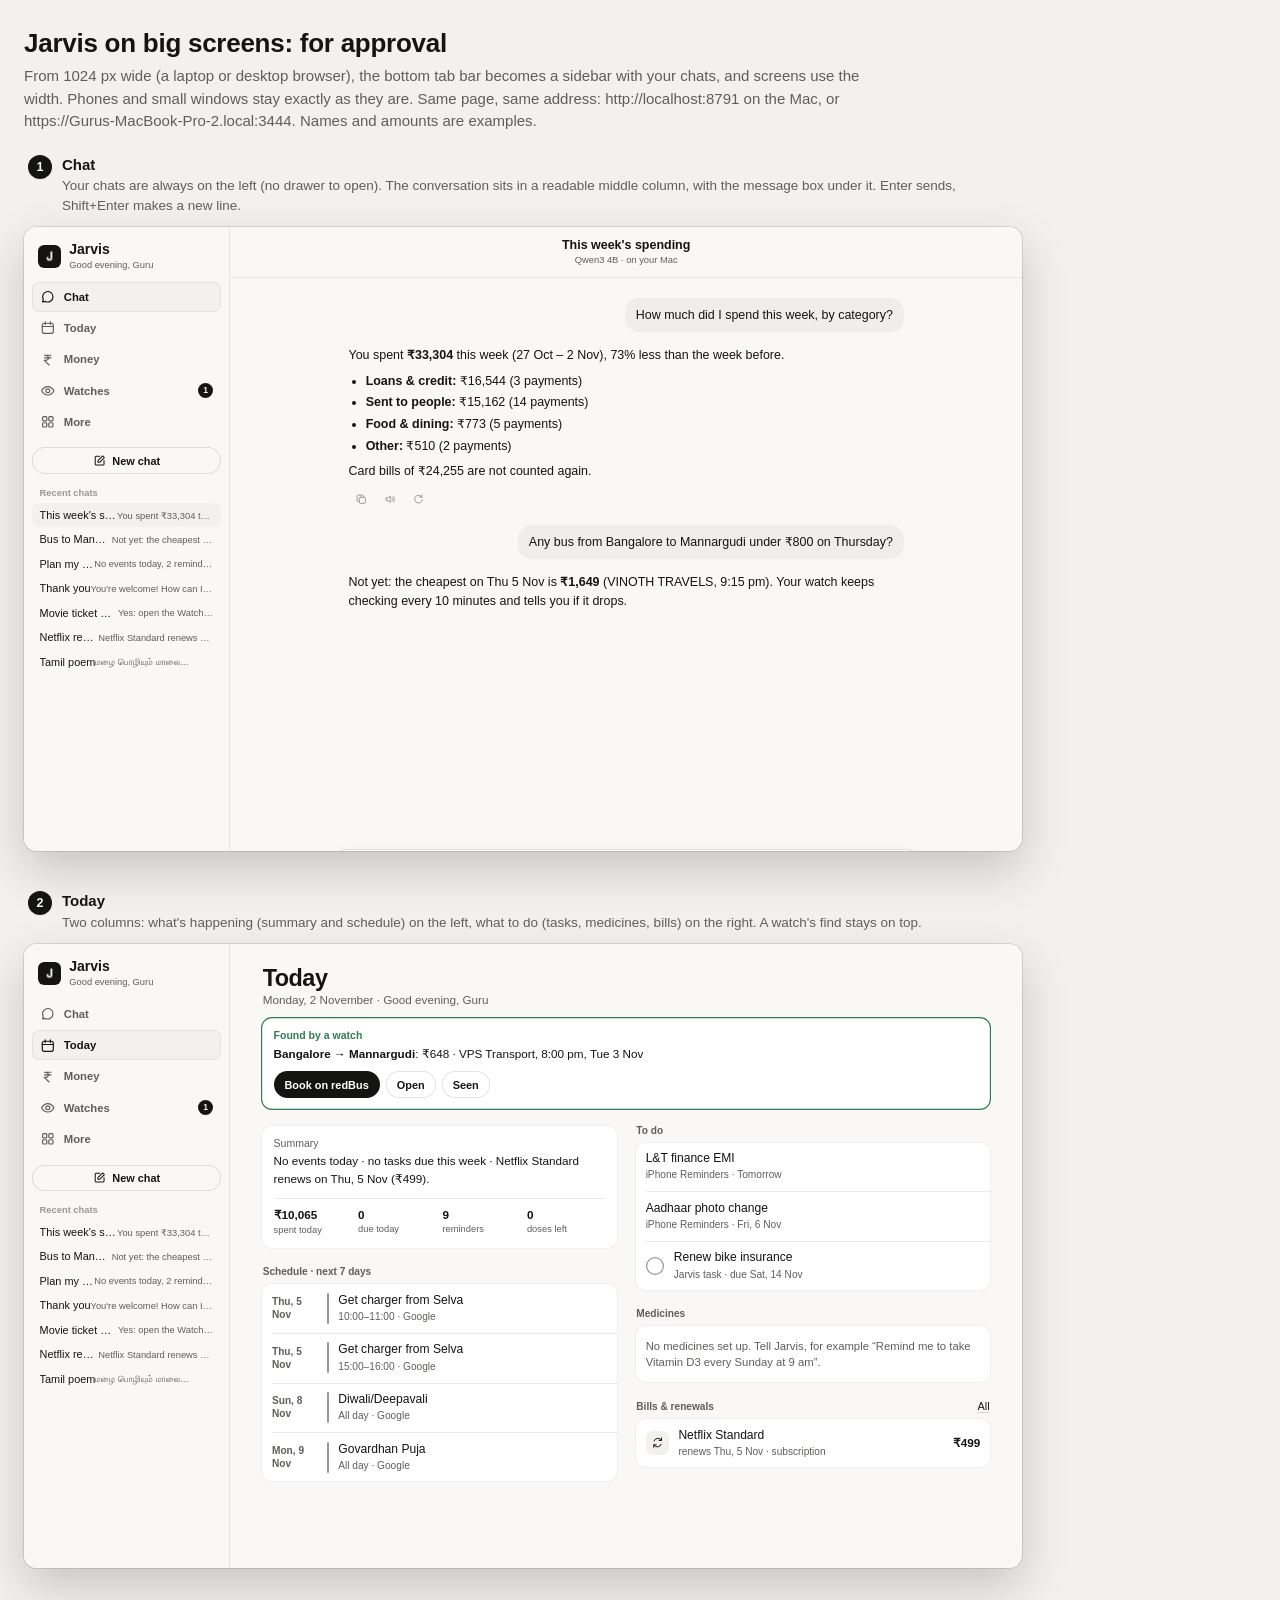
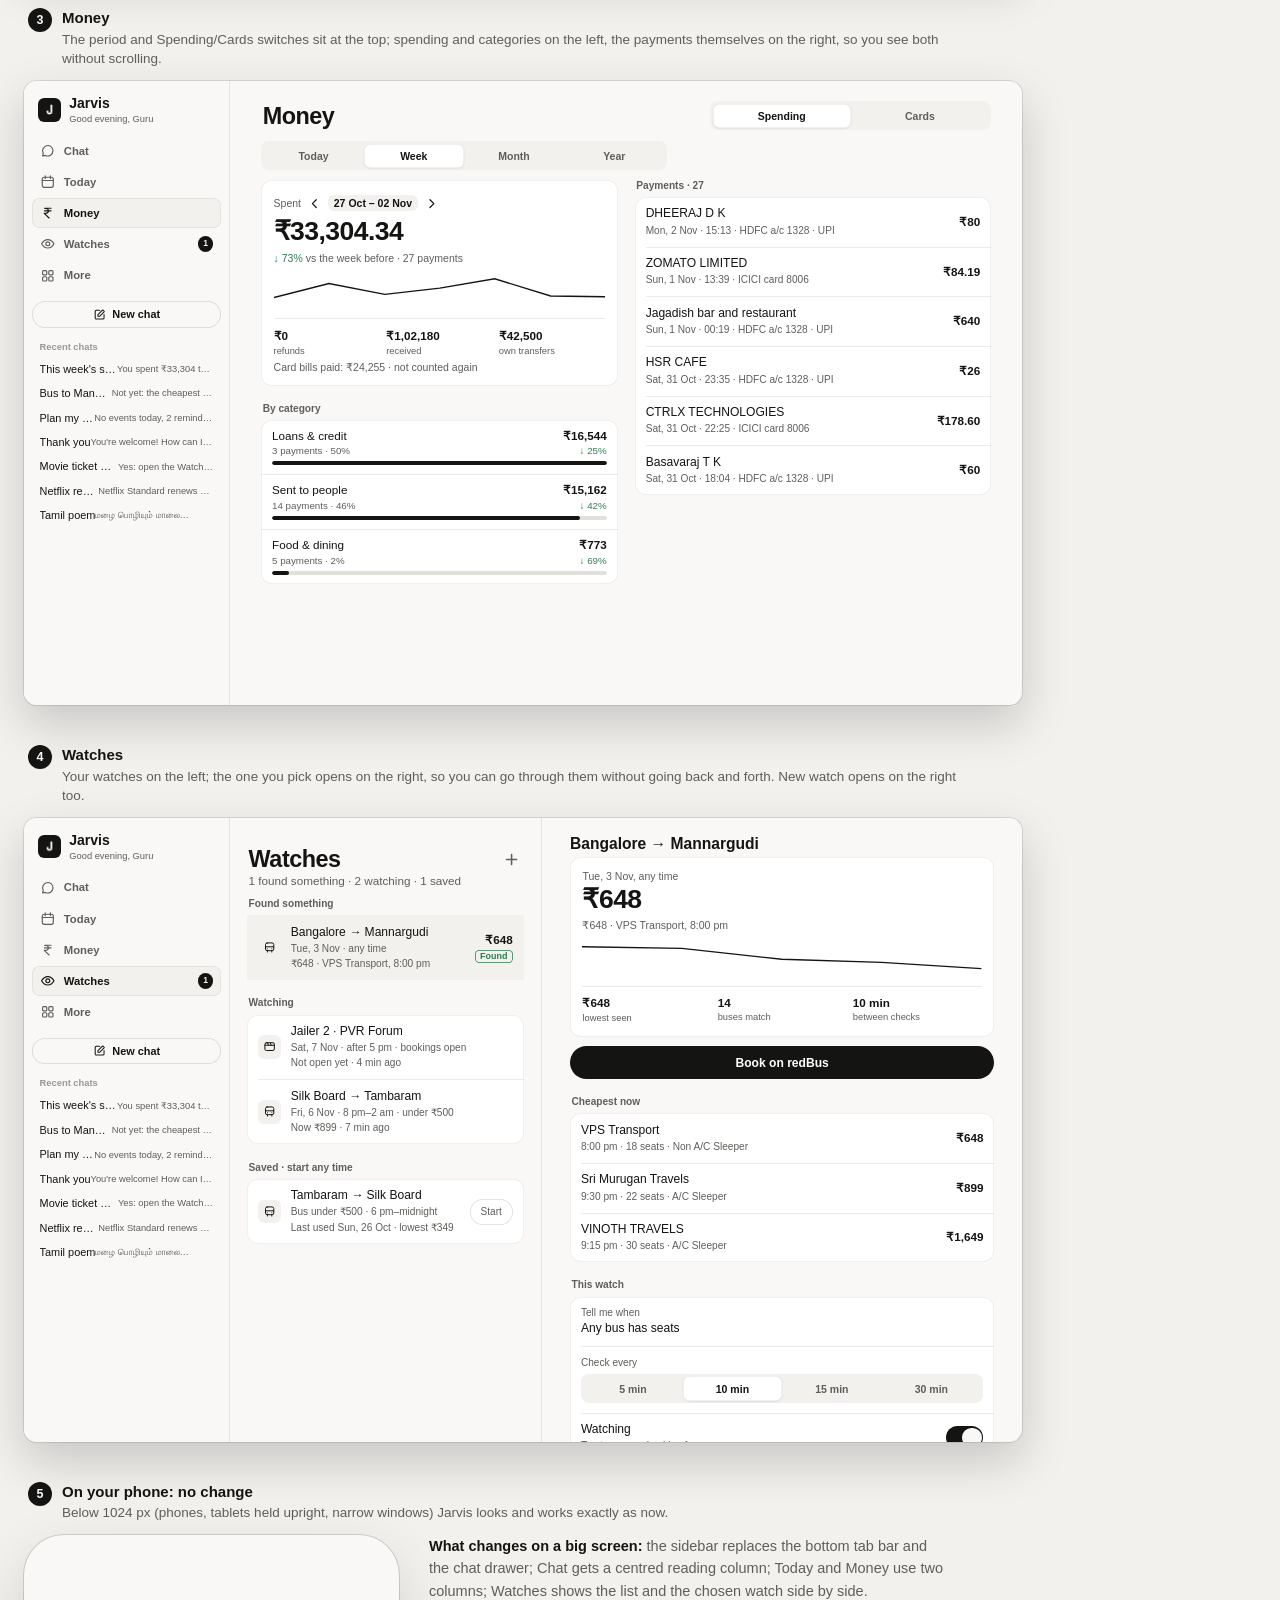
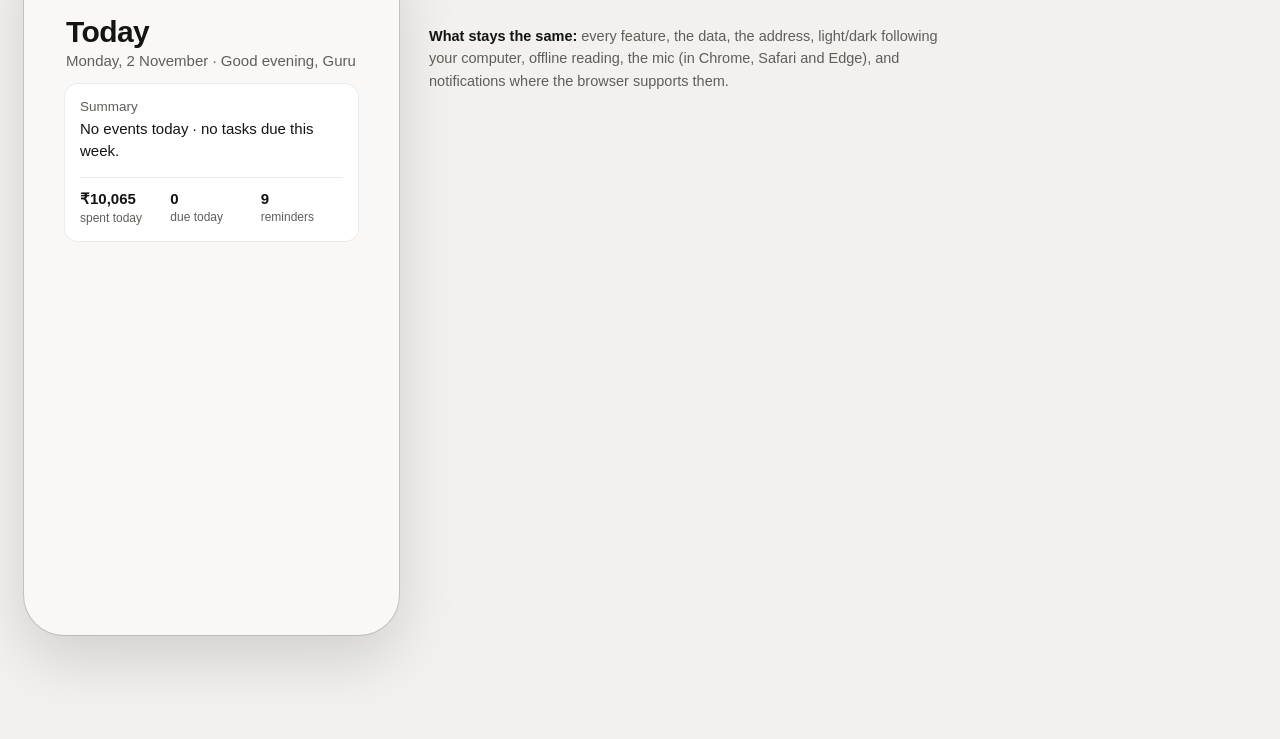
<file: docs/design/desktop.html>
<!doctype html>
<html lang="en">
<head>
<meta charset="utf-8">
<meta name="viewport" content="width=device-width, initial-scale=1">
<title>Jarvis on big screens</title>
<!-- Design for approval: the app on a laptop or desktop (1024 px and wider). Phones stay exactly as they are. -->
<link rel="stylesheet" href="../../web/app/app.css">
<style>
  html, body.board { height: auto; overflow: auto; overscroll-behavior: auto; }
  body.board { background: var(--surface-2); padding: 28px 24px 64px; }
  .board > header { max-width: 1300px; margin: 0 auto 22px; }
  .board > header h1 { font: 700 26px/1.2 var(--font); letter-spacing: -.01em; }
  .board > header p { font: 400 15px/1.5 var(--font); color: var(--text-2); margin-top: 6px; max-width: 860px; }
  figure.shot { max-width: 1300px; margin: 0 auto 40px; }
  figcaption { display: flex; gap: 10px; align-items: flex-start; margin: 0 4px 12px; }
  figcaption b { flex: none; width: 24px; height: 24px; border-radius: 50%; background: var(--text); color: var(--bg); font: 700 12.5px/24px var(--font); text-align: center; }
  figcaption div { font: 650 15px/1.3 var(--font); }
  figcaption small { display: block; font: 400 13.5px/1.45 var(--font); color: var(--text-2); margin-top: 2px; max-width: 900px; }
  .frame { zoom: .78; }

  /* ---- the big-screen layout (in the app: @media (min-width: 1024px)) ---- */
  .dk { width: 1280px; height: 800px; display: grid; grid-template-columns: 264px 1fr; background: var(--bg); border-radius: 16px;
    overflow: hidden; box-shadow: 0 0 0 1px var(--line-strong), 0 24px 60px rgba(0, 0, 0, .18); }
  .side { display: flex; flex-direction: column; border-right: 1px solid var(--line); background: var(--bg); min-height: 0; }
  .side .brand { display: flex; align-items: center; gap: 10px; padding: 18px 18px 14px; }
  .side .brand img { width: 30px; height: 30px; border-radius: 8px; }
  .side .brand b { font: 700 18px var(--font); display: block; }
  .side .brand span { font: 500 12px var(--font); color: var(--text-2); }
  .nav { padding: 0 10px; display: flex; flex-direction: column; gap: 2px; }
  .nav button { display: flex; align-items: center; gap: 11px; padding: 9px 10px; border-radius: 10px; font: 550 14.5px var(--font); color: var(--text-2); position: relative; }
  .nav button svg { width: 20px; height: 20px; }
  .nav button.on { background: var(--surface-2); color: var(--text); box-shadow: inset 0 0 0 1px var(--line); }
  .nav .count { margin-left: auto; min-width: 20px; height: 20px; border-radius: 10px; background: var(--text); color: var(--bg); font: 700 11px/20px var(--font); text-align: center; padding: 0 6px; }
  .side .newchat { margin: 14px 10px 6px; display: flex; align-items: center; justify-content: center; gap: 8px; }
  .side .newchat svg { width: 17px; height: 17px; }
  .side .label { font: 600 12px var(--font); color: var(--text-3); padding: 12px 20px 6px; text-transform: none; }
  .side .list { flex: 1; overflow: hidden; padding: 0 10px; }
  .side .chat { padding: 8px 10px; border-radius: 9px; }
  .side .chat.on { background: var(--surface-2); }
  .side .chat .t { font: 500 14px var(--font); white-space: nowrap; overflow: hidden; text-overflow: ellipsis; }
  .side .chat .s { font: 400 12px var(--font); color: var(--text-2); white-space: nowrap; overflow: hidden; text-overflow: ellipsis; margin-top: 1px; }
  .side .foot { border-top: 1px solid var(--line); padding: 12px 18px; font: 500 12.5px var(--font); color: var(--text-2); display: flex; align-items: center; gap: 8px; }
  .side .foot i { width: 8px; height: 8px; border-radius: 50%; background: var(--down); }
  .main { position: relative; overflow: hidden; display: flex; flex-direction: column; min-width: 0; }
  .page { flex: 1; overflow: hidden; padding: 26px 40px 30px; }
  .page .h1 { margin-top: 0; }
  .cols { display: grid; grid-template-columns: 1fr 1fr; gap: 22px; align-items: start; margin-top: 4px; }
  .cols .sec:first-child { margin-top: 0; }
  .wide { max-width: 1120px; margin: 0 auto; }
  .toprow { display: flex; align-items: flex-end; justify-content: space-between; gap: 20px; }
  .toprow .seg { width: 360px; margin: 0; }

  /* chat */
  .ctop { display: flex; align-items: center; justify-content: center; padding: 14px 20px; border-bottom: 1px solid var(--line); }
  .ctop .ttl { text-align: center; }
  .ctop .ttl b { font: 650 16px var(--font); display: block; }
  .ctop .ttl span { font: 500 12px var(--font); color: var(--text-2); }
  .cthread { flex: 1; overflow: hidden; padding: 26px 0 10px; }
  .cthread .in { max-width: 760px; margin: 0 auto; display: flex; flex-direction: column; gap: 18px; padding: 0 24px; }
  .cdock { padding: 0 24px 22px; }
  .cdock .composer { max-width: 760px; margin: 0 auto; box-shadow: var(--shadow), inset 0 0 0 1px var(--line-strong); background: var(--surface); }
  .cdock .note { text-align: center; margin-top: 8px; }

  /* watches: list and the chosen watch side by side */
  .md { display: grid; grid-template-columns: 400px 1fr; height: 100%; }
  .md .listcol { border-right: 1px solid var(--line); padding: 26px 22px; overflow: hidden; }
  .md .detail { padding: 22px 36px; overflow: hidden; }
  .md .detail .one { max-width: 560px; }
  .md .detail .navbar { padding: 0 0 6px; min-height: 0; }
  .md .detail .navbar .title { text-align: left; margin: 0; font-size: 20px; }
  .row.sel { background: var(--surface-2); }
  .tag.found { color: var(--down); }
  .rt { flex: none; display: flex; flex-direction: column; align-items: flex-end; gap: 4px; }
  .fld .s { margin: 0 0 2px; }
  .found-card { box-shadow: inset 0 0 0 1.5px var(--down); }
  .found-card .k { color: var(--down); font-weight: 600; }
  .acts2 { display: flex; gap: 8px; margin-top: 12px; }
  .btn { text-align: center; }

  /* phone, unchanged */
  .phone { width: 375px; height: 700px; border-radius: 40px; overflow: hidden; position: relative; background: var(--bg);
    box-shadow: 0 0 0 1px var(--line-strong), 0 24px 60px rgba(0, 0, 0, .14); --top: 44px; --bottom: 18px; }
  .pair { display: flex; gap: 30px; align-items: flex-start; flex-wrap: wrap; }
  .pair p { font: 400 14.5px/1.55 var(--font); color: var(--text-2); max-width: 520px; }
  .pair p b { color: var(--text); }
</style>
</head>
<body class="board">
<header>
  <h1>Jarvis on big screens: for approval</h1>
  <p>From 1024 px wide (a laptop or desktop browser), the bottom tab bar becomes a sidebar with your chats, and screens use the
    width. Phones and small windows stay exactly as they are. Same page, same address: http://localhost:8791 on the Mac, or
    https://Gurus-MacBook-Pro-2.local:3444. Names and amounts are examples.</p>
</header>

<!-- 1. Chat -->
<figure class="shot"><figcaption><b>1</b><div>Chat<small>Your chats are always on the left (no drawer to open). The conversation sits in a readable middle column, with the message box under it. Enter sends, Shift+Enter makes a new line.</small></div></figcaption>
<div class="frame"><div class="dk">
  <aside class="side" data-on="chat"></aside>
  <main class="main">
    <div class="ctop"><div class="ttl"><b>This week's spending</b><span>Qwen3 4B · on your Mac</span></div></div>
    <div class="cthread"><div class="in">
      <div class="u">How much did I spend this week, by category?</div>
      <div class="a"><p>You spent <b>₹33,304</b> this week (27 Oct – 2 Nov), 73% less than the week before.</p>
        <ul><li><b>Loans &amp; credit:</b> ₹16,544 (3 payments)</li><li><b>Sent to people:</b> ₹15,162 (14 payments)</li>
        <li><b>Food &amp; dining:</b> ₹773 (5 payments)</li><li><b>Other:</b> ₹510 (2 payments)</li></ul>
        <p>Card bills of ₹24,255 are not counted again.</p>
        <div class="acts"><button><i data-i="copy"></i></button><button><i data-i="speak"></i></button><button><i data-i="redo"></i></button></div></div>
      <div class="u">Any bus from Bangalore to Mannargudi under ₹800 on Thursday?</div>
      <div class="a"><p>Not yet: the cheapest on Thu 5 Nov is <b>₹1,649</b> (VINOTH TRAVELS, 9:15 pm). Your watch keeps checking every 10 minutes and tells you if it drops.</p></div>
    </div></div>
    <div class="cdock"><form class="composer"><textarea rows="1" placeholder="Ask Jarvis anything"></textarea>
      <button class="mic" type="button"><i data-i="mic"></i></button><button class="send" type="button"><i data-i="send"></i></button></form>
      <div class="note">Runs on your own computer. Enter to send · Shift+Enter for a new line.</div></div>
  </main>
</div></div></figure>

<!-- 2. Today -->
<figure class="shot"><figcaption><b>2</b><div>Today<small>Two columns: what's happening (summary and schedule) on the left, what to do (tasks, medicines, bills) on the right. A watch's find stays on top.</small></div></figcaption>
<div class="frame"><div class="dk">
  <aside class="side" data-on="today"></aside>
  <main class="main"><div class="page"><div class="wide">
    <div class="h1">Today</div><div class="sub">Monday, 2 November · Good evening, Guru</div>
    <div class="card big found-card" style="margin-bottom:18px"><div class="k">Found by a watch</div>
      <div class="text"><b>Bangalore → Mannargudi</b>: ₹648 · VPS Transport, 8:00 pm, Tue 3 Nov</div>
      <div class="acts2"><button class="btn p">Book on redBus</button><button class="btn s">Open</button><button class="btn s">Seen</button></div></div>
    <div class="cols">
      <div>
        <div class="card big"><div class="k">Summary</div><div class="text">No events today · no tasks due this week · Netflix Standard renews on Thu, 5 Nov (₹499).</div>
          <div class="kpis"><div><b>₹10,065</b><span>spent today</span></div><div><b>0</b><span>due today</span></div><div><b>9</b><span>reminders</span></div><div><b>0</b><span>doses left</span></div></div></div>
        <div class="sec">Schedule · next 7 days</div>
        <div class="card">
          <div class="row"><span class="time">Thu, 5 Nov</span><span class="vline dim"></span><div class="m"><div class="t">Get charger from Selva</div><div class="s">10:00–11:00 · Google</div></div></div>
          <div class="row"><span class="time">Thu, 5 Nov</span><span class="vline dim"></span><div class="m"><div class="t">Get charger from Selva</div><div class="s">15:00–16:00 · Google</div></div></div>
          <div class="row"><span class="time">Sun, 8 Nov</span><span class="vline dim"></span><div class="m"><div class="t">Diwali/Deepavali</div><div class="s">All day · Google</div></div></div>
          <div class="row"><span class="time">Mon, 9 Nov</span><span class="vline dim"></span><div class="m"><div class="t">Govardhan Puja</div><div class="s">All day · Google</div></div></div>
        </div>
      </div>
      <div>
        <div class="sec">To do</div>
        <div class="card">
          <div class="row"><div class="m"><div class="t">L&amp;T finance EMI</div><div class="s">iPhone Reminders · Tomorrow</div></div></div>
          <div class="row"><div class="m"><div class="t">Aadhaar photo change</div><div class="s">iPhone Reminders · Fri, 6 Nov</div></div></div>
          <div class="row"><span class="check"></span><div class="m"><div class="t">Renew bike insurance</div><div class="s">Jarvis task · due Sat, 14 Nov</div></div></div>
        </div>
        <div class="sec">Medicines</div>
        <div class="card"><div class="empty">No medicines set up. Tell Jarvis, for example “Remind me to take Vitamin D3 every Sunday at 9 am”.</div></div>
        <div class="sec">Bills &amp; renewals <button>All</button></div>
        <div class="card"><div class="row"><span class="ic"><i data-i="renew"></i></span><div class="m"><div class="t">Netflix Standard</div><div class="s">renews Thu, 5 Nov · subscription</div></div><span class="v">₹499</span></div></div>
      </div>
    </div>
  </div></div></main>
</div></div></figure>

<!-- 3. Money -->
<figure class="shot"><figcaption><b>3</b><div>Money<small>The period and Spending/Cards switches sit at the top; spending and categories on the left, the payments themselves on the right, so you see both without scrolling.</small></div></figcaption>
<div class="frame"><div class="dk">
  <aside class="side" data-on="money"></aside>
  <main class="main"><div class="page"><div class="wide">
    <div class="toprow"><div class="h1 hrow" style="flex:1">Money</div>
      <div class="seg"><button class="on">Spending</button><button>Cards</button></div></div>
    <div class="seg" style="margin-top:14px;max-width:520px"><button>Today</button><button class="on">Week</button><button>Month</button><button>Year</button></div>
    <div class="cols">
      <div>
        <div class="card big"><div class="k pernav">Spent <button class="arr"><i data-i="back"></i></button><span class="when">27 Oct – 02 Nov</span><button class="arr"><i data-i="chev"></i></button></div>
          <div class="n">₹33,304.34</div><div class="d"><span style="color:var(--down)">↓ 73%</span> vs the week before · 27 payments</div>
          <svg class="spark" viewBox="0 0 320 46" preserveAspectRatio="none" aria-hidden="true"><path d="M0 34 L53 16 L107 30 L160 22 L213 10 L267 32 L320 33" fill="none" stroke="var(--text)" stroke-width="1.8" vector-effect="non-scaling-stroke"/></svg>
          <div class="kpis"><div><b>₹0</b><span>refunds</span></div><div><b>₹1,02,180</b><span>received</span></div><div><b>₹42,500</b><span>own transfers</span></div></div>
          <div class="d">Card bills paid: ₹24,255 · not counted again</div></div>
        <div class="sec">By category</div>
        <div class="card">
          <div class="catrow"><div class="top"><span>Loans &amp; credit</span><b>₹16,544</b></div><div class="meta"><span>3 payments · 50%</span><span style="color:var(--down)">↓ 25%</span></div><div class="bar"><i style="width:100%"></i></div></div>
          <div class="catrow"><div class="top"><span>Sent to people</span><b>₹15,162</b></div><div class="meta"><span>14 payments · 46%</span><span style="color:var(--down)">↓ 42%</span></div><div class="bar"><i style="width:92%"></i></div></div>
          <div class="catrow"><div class="top"><span>Food &amp; dining</span><b>₹773</b></div><div class="meta"><span>5 payments · 2%</span><span style="color:var(--down)">↓ 69%</span></div><div class="bar"><i style="width:5%"></i></div></div>
        </div>
      </div>
      <div>
        <div class="sec">Payments · 27</div>
        <div class="card">
          <div class="row"><div class="m"><div class="t">DHEERAJ D K</div><div class="s">Mon, 2 Nov · 15:13 · HDFC a/c 1328 · UPI</div></div><span class="v">₹80</span></div>
          <div class="row"><div class="m"><div class="t">ZOMATO LIMITED</div><div class="s">Sun, 1 Nov · 13:39 · ICICI card 8006</div></div><span class="v">₹84.19</span></div>
          <div class="row"><div class="m"><div class="t">Jagadish bar and restaurant</div><div class="s">Sun, 1 Nov · 00:19 · HDFC a/c 1328 · UPI</div></div><span class="v">₹640</span></div>
          <div class="row"><div class="m"><div class="t">HSR CAFE</div><div class="s">Sat, 31 Oct · 23:35 · HDFC a/c 1328 · UPI</div></div><span class="v">₹26</span></div>
          <div class="row"><div class="m"><div class="t">CTRLX TECHNOLOGIES</div><div class="s">Sat, 31 Oct · 22:25 · ICICI card 8006</div></div><span class="v">₹178.60</span></div>
          <div class="row"><div class="m"><div class="t">Basavaraj T K</div><div class="s">Sat, 31 Oct · 18:04 · HDFC a/c 1328 · UPI</div></div><span class="v">₹60</span></div>
        </div>
      </div>
    </div>
  </div></div></main>
</div></div></figure>

<!-- 4. Watches -->
<figure class="shot"><figcaption><b>4</b><div>Watches<small>Your watches on the left; the one you pick opens on the right, so you can go through them without going back and forth. New watch opens on the right too.</small></div></figcaption>
<div class="frame"><div class="dk">
  <aside class="side" data-on="watches"></aside>
  <main class="main"><div class="md">
    <div class="listcol">
      <div class="h1 hrow">Watches<button class="ib"><i data-i="plus"></i></button></div>
      <div class="sub">1 found something · 2 watching · 1 saved</div>
      <div class="sec" style="margin-top:6px">Found something</div>
      <div class="card"><div class="row sel"><span class="ic"><i data-i="bus"></i></span><div class="m"><div class="t">Bangalore → Mannargudi</div><div class="s">Tue, 3 Nov · any time</div><div class="s">₹648 · VPS Transport, 8:00 pm</div></div><div class="rt"><span class="v">₹648</span><span class="tag found">Found</span></div></div></div>
      <div class="sec">Watching</div>
      <div class="card">
        <div class="row"><span class="ic"><i data-i="film"></i></span><div class="m"><div class="t">Jailer 2 · PVR Forum</div><div class="s">Sat, 7 Nov · after 5 pm · bookings open</div><div class="s">Not open yet · 4 min ago</div></div></div>
        <div class="row"><span class="ic"><i data-i="bus"></i></span><div class="m"><div class="t">Silk Board → Tambaram</div><div class="s">Fri, 6 Nov · 8 pm–2 am · under ₹500</div><div class="s">Now ₹899 · 7 min ago</div></div></div>
      </div>
      <div class="sec">Saved · start any time</div>
      <div class="card"><div class="row"><span class="ic"><i data-i="bus"></i></span><div class="m"><div class="t">Tambaram → Silk Board</div><div class="s">Bus under ₹500 · 6 pm–midnight</div><div class="s">Last used Sun, 26 Oct · lowest ₹349</div></div><button class="btn s">Start</button></div></div>
    </div>
    <div class="detail">
      <div class="navbar"><div class="title">Bangalore → Mannargudi</div></div>
      <div class="one">
        <div>
          <div class="card big"><div class="k">Tue, 3 Nov, any time</div><div class="n">₹648</div><div class="d">₹648 · VPS Transport, 8:00 pm</div>
            <svg class="spark" viewBox="0 0 320 46" preserveAspectRatio="none" aria-hidden="true"><path d="M0 10 L80 12 L160 26 L240 30 L320 38" fill="none" stroke="var(--text)" stroke-width="1.8" vector-effect="non-scaling-stroke"/></svg>
            <div class="kpis"><div><b>₹648</b><span>lowest seen</span></div><div><b>14</b><span>buses match</span></div><div><b>10 min</b><span>between checks</span></div></div></div>
          <button class="btn p wide" style="margin-top:12px">Book on redBus</button>
          <div class="sec">Cheapest now</div>
          <div class="card">
            <div class="row"><div class="m"><div class="t">VPS Transport</div><div class="s">8:00 pm · 18 seats · Non A/C Sleeper</div></div><span class="v">₹648</span></div>
            <div class="row"><div class="m"><div class="t">Sri Murugan Travels</div><div class="s">9:30 pm · 22 seats · A/C Sleeper</div></div><span class="v">₹899</span></div>
            <div class="row"><div class="m"><div class="t">VINOTH TRAVELS</div><div class="s">9:15 pm · 30 seats · A/C Sleeper</div></div><span class="v">₹1,649</span></div>
          </div>
          <div class="sec">This watch</div>
          <div class="card">
            <div class="row fld"><div class="m"><div class="s">Tell me when</div><div class="t">Any bus has seats</div></div></div>
            <div class="row fld"><div class="m"><div class="s">Check every</div><div class="seg in" style="margin-top:6px"><button>5 min</button><button class="on">10 min</button><button>15 min</button><button>30 min</button></div></div></div>
            <div class="row"><div class="m"><div class="t">Watching</div><div class="s">Tap to pause checking for now</div></div><span class="tog"></span></div>
          </div>
        </div>
      </div>
    </div>
  </div></main>
</div></div></figure>

<!-- 5. Phone unchanged -->
<figure class="shot"><figcaption><b>5</b><div>On your phone: no change<small>Below 1024 px (phones, tablets held upright, narrow windows) Jarvis looks and works exactly as now.</small></div></figcaption>
<div class="pair">
  <div class="phone"><section class="view"><div class="scroll"><div class="h1">Today</div><div class="sub">Monday, 2 November · Good evening, Guru</div>
    <div class="card big"><div class="k">Summary</div><div class="text">No events today · no tasks due this week.</div>
    <div class="kpis"><div><b>₹10,065</b><span>spent today</span></div><div><b>0</b><span>due today</span></div><div><b>9</b><span>reminders</span></div></div></div></div></section>
    <nav class="tabbar frost" data-tabs="today"></nav></div>
  <p><b>What changes on a big screen:</b> the sidebar replaces the bottom tab bar and the chat drawer; Chat gets a centred
    reading column; Today and Money use two columns; Watches shows the list and the chosen watch side by side.
    <br><br><b>What stays the same:</b> every feature, the data, the address, light/dark following your computer,
    offline reading, the mic (in Chrome, Safari and Edge), and notifications where the browser supports them.</p>
</div></figure>

<script>
const sv = (d, w = 1.8) => `<svg viewBox="0 0 24 24" fill="none" stroke="currentColor" stroke-width="${w}" stroke-linecap="round" stroke-linejoin="round" aria-hidden="true">${d}</svg>`;
const I = {
  chat: sv('<path d="M20 12a8 8 0 0 1-11.6 7.1L4 20l1-4.2A8 8 0 1 1 20 12Z"/>'),
  today: sv('<rect x="3.5" y="5" width="17" height="15.5" rx="3"/><path d="M3.5 10h17M8 3v4M16 3v4"/>'),
  money: sv('<path d="M7 5h10M7 9h10M7 5c4 0 6 1.6 6 4s-2 4-6 4h-.5L14 20"/>'),
  watches: sv('<path d="M2.5 12s3.5-6.5 9.5-6.5 9.5 6.5 9.5 6.5-3.5 6.5-9.5 6.5S2.5 12 2.5 12z"/><circle cx="12" cy="12" r="3"/>'),
  more: sv('<rect x="4" y="4" width="6.5" height="6.5" rx="1.6"/><rect x="13.5" y="4" width="6.5" height="6.5" rx="1.6"/><rect x="4" y="13.5" width="6.5" height="6.5" rx="1.6"/><rect x="13.5" y="13.5" width="6.5" height="6.5" rx="1.6"/>'),
  edit: sv('<path d="M12 4H6a2 2 0 0 0-2 2v12a2 2 0 0 0 2 2h12a2 2 0 0 0 2-2v-6M17.5 3.5l3 3L12 15H9v-3z"/>', 1.9),
  mic: sv('<rect x="9" y="3.5" width="6" height="11" rx="3"/><path d="M5.5 11.5a6.5 6.5 0 0 0 13 0M12 18v2.5"/>', 2),
  send: sv('<path d="M12 19V5M5.5 11.5 12 5l6.5 6.5"/>', 2.3),
  copy: sv('<rect x="8" y="8" width="12" height="12" rx="2.5"/><path d="M16 8V6a2 2 0 0 0-2-2H6a2 2 0 0 0-2 2v8a2 2 0 0 0 2 2h2"/>'),
  speak: sv('<path d="M4 9.5v5h3.5L12 18V6L7.5 9.5zM15.5 9a4 4 0 0 1 0 6M18 6.5a7.5 7.5 0 0 1 0 11"/>'),
  redo: sv('<path d="M19 8a7.5 7.5 0 1 0 1 5M19 3.5V8h-4.5"/>'),
  back: sv('<path d="M15 5l-7 7 7 7"/>', 2.2), chev: sv('<path d="M9 5l7 7-7 7"/>', 2.2),
  renew: sv('<path d="M19 8a7.5 7.5 0 0 0-13.5 1M5 16a7.5 7.5 0 0 0 13.5-1M19 3.5V8h-4.5M5 20.5V16h4.5"/>'),
  plus: sv('<path d="M12 5v14M5 12h14"/>', 2.2),
  bus: sv('<rect x="4.5" y="3.5" width="15" height="14" rx="3"/><path d="M4.5 10.5h15M8 17.5V20M16 17.5V20M8 14h.01M16 14h.01"/>'),
  film: sv('<rect x="3.5" y="5" width="17" height="14" rx="2.5"/><path d="M3.5 9.5h17M8 5l2 4.5M13 5l2 4.5"/>'),
};
const CHATS = [["This week's spending", "You spent ₹33,304 this week…", "on"], ["Bus to Mannargudi", "Not yet: the cheapest on Thu…"], ["Plan my day", "No events today, 2 reminders…"],
  ["Thank you", "You're welcome! How can I…"], ["Movie ticket watcher", "Yes: open the Watches tab…"], ["Netflix renewal", "Netflix Standard renews on Thu…"], ["Tamil poem", "மழை பொழியும் மாலை…"]];
document.querySelectorAll("aside.side").forEach(a => {
  const on = a.dataset.on;
  a.innerHTML = `<div class="brand"><img src="../../web/app/icons/icon-192.png" alt=""><div><b>Jarvis</b><span>Good evening, Guru</span></div></div>
    <nav class="nav">${[["chat", "Chat"], ["today", "Today"], ["money", "Money"], ["watches", "Watches", 1], ["more", "More"]].map(([k, n, c]) =>
      `<button class="${k === on ? "on" : ""}">${I[k]}${n}${c ? `<span class="count">${c}</span>` : ""}</button>`).join("")}</nav>
    <button class="btn s newchat">${I.edit} New chat</button>
    <div class="label">Recent chats</div>
    <div class="list">${CHATS.map(([t, s, o]) => `<div class="chat ${on === "chat" && o ? "on" : ""}"><div class="t">${t}</div><div class="s">${s}</div></div>`).join("")}</div>
    <div class="foot"><i></i>On your Mac · all systems running</div>`;
});
document.querySelectorAll("i[data-i]").forEach(el => { el.outerHTML = I[el.dataset.i]; });
document.querySelectorAll("nav[data-tabs]").forEach(nav => {
  nav.innerHTML = [["chat", "Chat"], ["today", "Today"], ["money", "Money"], ["watches", "Watches"], ["more", "More"]].map(([k, n]) =>
    `<button class="tab ${k === nav.dataset.tabs ? "on" : ""}">${I[k]}<span>${n}</span></button>`).join("");
});
</script>
</body>
</html>
</file>
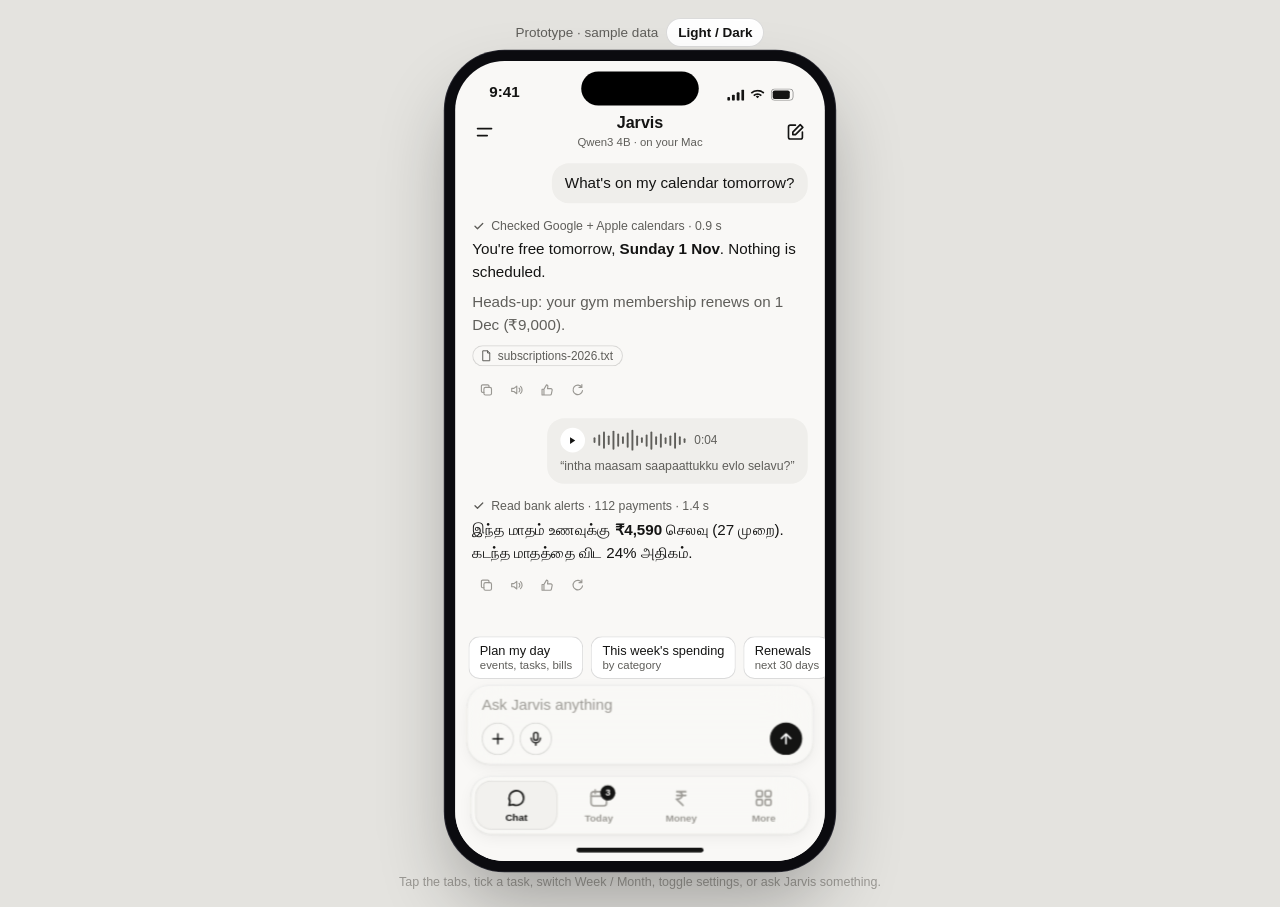
<file: docs/design/mockup-v2.html>
<!doctype html>
<html lang="en">
<head>
<meta charset="utf-8">
<meta name="viewport" content="width=device-width, initial-scale=1, viewport-fit=cover">
<meta name="color-scheme" content="light dark">
<title>Jarvis prototype</title>
<style>
/* Clickable prototype of the Jarvis web app (sample data, nothing is saved or sent).
   Neutral ChatGPT / Claude-style look; frosted glass only on the floating bars.
   ?theme=light|dark   ?board=1 renders all screens side by side for screenshots. */
:root { --font: -apple-system, BlinkMacSystemFont, "SF Pro Text", "Helvetica Neue", sans-serif;
  --r-card: 14px; --r-bubble: 18px; }
[data-theme="light"] {
  --bg: #f9f8f6; --surface: #ffffff; --surface-2: #f2f1ee; --bubble: #efeeeb;
  --line: rgba(0, 0, 0, .08); --line-strong: rgba(0, 0, 0, .14);
  --text: #141413; --text-2: #5f5e5a; --text-3: #9a9893;
  --primary: #141413; --on-primary: #ffffff;
  --frost: rgba(249, 248, 246, .74); --frost-edge: rgba(255, 255, 255, .9);
  --shadow: 0 1px 2px rgba(0, 0, 0, .04), 0 4px 16px rgba(0, 0, 0, .06);
  --up: #b4541a; --down: #2f7d4f; --bar: #141413; --bar-2: #e2e0db; --page: #e4e3df;
}
[data-theme="dark"] {
  --bg: #1a1a19; --surface: #232322; --surface-2: #2b2b29; --bubble: #2f2f2d;
  --line: rgba(255, 255, 255, .08); --line-strong: rgba(255, 255, 255, .14);
  --text: #ecebe8; --text-2: #a8a6a0; --text-3: #6f6d68;
  --primary: #ecebe8; --on-primary: #1a1a19;
  --frost: rgba(30, 30, 29, .74); --frost-edge: rgba(255, 255, 255, .10);
  --shadow: 0 1px 2px rgba(0, 0, 0, .3), 0 6px 20px rgba(0, 0, 0, .35);
  --up: #e8935a; --down: #6cc28e; --bar: #ecebe8; --bar-2: #3a3937; --page: #0b0b0a;
}
* { box-sizing: border-box; margin: 0; padding: 0; -webkit-tap-highlight-color: transparent; }
html, body { font-family: var(--font); color: var(--text); -webkit-font-smoothing: antialiased; background: var(--page); }
button { font: inherit; color: inherit; background: none; border: 0; cursor: pointer; }
input { font: inherit; color: inherit; background: none; border: 0; outline: 0; }
svg { display: block; }

/* page around the phone (desktop) */
.stage { min-height: 100vh; display: flex; flex-direction: column; align-items: center; justify-content: flex-start; gap: 14px; padding: 18px; }
.controls { display: flex; gap: 8px; align-items: center; font: 500 13.5px var(--font); color: var(--text-2); }
.controls button { padding: 7px 12px; border-radius: 999px; background: var(--surface); box-shadow: inset 0 0 0 1px var(--line-strong); color: var(--text); font-weight: 600; }
.hint { font: 400 12.5px var(--font); color: var(--text-3); }
body.board { display: flex; gap: 36px; padding: 48px; }
.board .label { font: 600 15px var(--font); color: var(--text-3); text-align: center; margin-top: 26px; }

/* device */
.device { width: 390px; height: 844px; position: relative; overflow: hidden; flex: none; background: var(--bg);
  border-radius: 52px; box-shadow: 0 0 0 11px #0b0b0f, 0 0 0 12px #2a2a33, 0 40px 80px rgba(0, 0, 0, .3); }
@media (max-width: 500px) { /* on a real phone: full screen, no frame */
  .stage { padding: 0; gap: 0; } .controls, .hint { display: none; }
  .device { width: 100vw; height: 100dvh; border-radius: 0; box-shadow: none; }
  .island, .status { display: none; } .screen { padding-top: env(safe-area-inset-top); }
}
.island { position: absolute; top: 11px; left: 50%; transform: translateX(-50%); width: 124px; height: 36px; border-radius: 20px; background: #000; z-index: 20; }
.status { height: 50px; display: flex; align-items: flex-end; justify-content: space-between; padding: 0 30px 8px 36px; font: 600 16px var(--font); position: absolute; top: 0; left: 0; right: 0; z-index: 19; }
.status .icons { display: flex; gap: 6px; align-items: center; }
.screen { position: absolute; inset: 0; padding-top: 50px; display: flex; flex-direction: column; }
.scroll { flex: 1; overflow-y: auto; padding: 2px 16px 120px; scrollbar-width: none; }
.scroll::-webkit-scrollbar { display: none; }
/* content scrolls under the floating bars and fades out instead of peeking below them */
.screen::after { content: ""; position: absolute; left: 0; right: 0; bottom: 0; height: 120px; z-index: 3; pointer-events: none;
  background: linear-gradient(to bottom, transparent, var(--bg) 70%); }
.fade-in { animation: fade .18s ease-out; }
/* theme changes snap instead of animating every colour; Reduce Motion turns movement off */
.no-trans *, .no-trans *::after { transition: none !important; }
@media (prefers-reduced-motion: reduce) { *, *::after { animation: none !important; transition: none !important; } }
/* movement only: if animations are paused (Low Power Mode, background tab) content must still be visible */
@keyframes fade { from { transform: translateY(6px); } to { transform: none; } }

/* surfaces */
.frost { background: var(--frost); backdrop-filter: blur(24px) saturate(160%); -webkit-backdrop-filter: blur(24px) saturate(160%);
  box-shadow: var(--shadow), inset 0 0 0 1px var(--line), inset 0 1px 0 var(--frost-edge); }
.card { background: var(--surface); border-radius: var(--r-card); box-shadow: inset 0 0 0 1px var(--line); }

/* type */
.h1 { font: 700 30px/1.15 var(--font); letter-spacing: -.02em; margin: 8px 2px 2px; }
.sub { font: 400 15px var(--font); color: var(--text-2); margin: 0 2px 14px; }
.sec { display: flex; justify-content: space-between; align-items: baseline; font: 600 13px var(--font); color: var(--text-2); margin: 20px 2px 8px; }
.sec button { color: var(--text); font-weight: 500; font-size: 14px; text-decoration: underline; text-underline-offset: 3px; text-decoration-color: var(--line-strong); }
.muted { color: var(--text-2); }

/* rows */
.row { display: flex; align-items: center; gap: 12px; padding: 12px 14px; position: relative; width: 100%; text-align: left; }
.row + .row::before { content: ""; position: absolute; top: 0; left: 14px; right: 0; height: 1px; background: var(--line); }
.row .m { flex: 1; min-width: 0; }
.row .t { font: 500 15.5px var(--font); white-space: nowrap; overflow: hidden; text-overflow: ellipsis; }
.row .s { font: 400 13px var(--font); color: var(--text-2); margin-top: 2px; white-space: nowrap; overflow: hidden; text-overflow: ellipsis; }
.row.done .t { text-decoration: line-through; color: var(--text-3); }
.ic { width: 30px; height: 30px; border-radius: 8px; background: var(--surface-2); display: grid; place-items: center; flex: none; }
.ic svg, .chev svg { width: 17px; height: 17px; }
.chev { color: var(--text-3); }
.tag { font: 600 11.5px var(--font); padding: 2px 7px; border-radius: 6px; box-shadow: inset 0 0 0 1px currentColor; flex: none; }
.check { width: 22px; height: 22px; border-radius: 50%; box-shadow: inset 0 0 0 1.6px var(--text-3); flex: none; display: grid; place-items: center; }
.row.done .check { background: var(--text); box-shadow: none; color: var(--bg); }
.check svg { width: 13px; height: 13px; }
.btn { font: 600 13.5px var(--font); padding: 7px 13px; border-radius: 999px; flex: none; }
.btn.p { background: var(--primary); color: var(--on-primary); }
.btn.s { box-shadow: inset 0 0 0 1px var(--line-strong); }
.time { width: 50px; font: 600 13px var(--font); color: var(--text-2); font-variant-numeric: tabular-nums; flex: none; }
.vline { width: 3px; align-self: stretch; border-radius: 2px; background: var(--text); flex: none; }

/* chat */
.cbar { display: flex; align-items: center; justify-content: space-between; padding: 6px 12px 6px; }
.cbar .ttl { text-align: center; }
.cbar .ttl b { font: 650 17px var(--font); display: block; }
.cbar .ttl span { font: 500 12px var(--font); color: var(--text-2); }
.ib { width: 38px; height: 38px; border-radius: 50%; display: grid; place-items: center; }
.ib svg { width: 22px; height: 22px; }
.thread { flex: 1; overflow-y: auto; padding: 8px 18px 268px; display: flex; flex-direction: column; gap: 16px; scrollbar-width: none; }
.thread::-webkit-scrollbar { display: none; }
.u { align-self: flex-end; max-width: 80%; background: var(--bubble); border-radius: var(--r-bubble); padding: 10px 14px; font: 400 16px/1.4 var(--font); }
.a { font: 400 16px/1.5 var(--font); }
.a p + p { margin-top: 8px; }
.a b { font-weight: 650; }
.tool { display: flex; align-items: center; gap: 6px; font: 500 13px var(--font); color: var(--text-2); margin-bottom: 6px; }
.tool svg { width: 14px; height: 14px; }
.src { display: inline-flex; align-items: center; gap: 5px; margin-top: 9px; font: 500 12.5px var(--font); color: var(--text-2);
  padding: 4px 10px 4px 8px; border-radius: 999px; box-shadow: inset 0 0 0 1px var(--line-strong); }
.src svg { width: 14px; height: 14px; }
.acts { display: flex; gap: 2px; margin-top: 8px; color: var(--text-3); }
.acts button { width: 30px; height: 28px; display: grid; place-items: center; border-radius: 8px; }
.acts button:hover { background: var(--surface-2); color: var(--text); }
.acts svg { width: 16px; height: 16px; }
.voice { display: flex; align-items: center; gap: 9px; }
.voice .pl { width: 26px; height: 26px; border-radius: 50%; background: var(--surface); display: grid; place-items: center; }
.wave { display: flex; gap: 2.5px; align-items: center; height: 22px; }
.wave i { width: 2.5px; border-radius: 2px; background: var(--text-2); }
.tr { font: 400 13px/1.35 var(--font); color: var(--text-2); margin-top: 5px; }
.dots { display: flex; gap: 5px; padding: 6px 0; }
.dots i { width: 7px; height: 7px; border-radius: 50%; background: var(--text-3); animation: blink 1s infinite; }
.dots i:nth-child(2) { animation-delay: .15s; } .dots i:nth-child(3) { animation-delay: .3s; }
@keyframes blink { 0%, 100% { opacity: .25; } 50% { opacity: 1; } }
.sugg { position: absolute; left: 0; right: 0; bottom: 192px; display: flex; gap: 8px; padding: 0 14px; z-index: 4; overflow-x: auto; scrollbar-width: none; }
.sugg::-webkit-scrollbar { display: none; }
.sugg button { padding: 8px 12px; border-radius: 12px; font: 500 13.5px var(--font); background: var(--surface); box-shadow: inset 0 0 0 1px var(--line-strong); white-space: nowrap; text-align: left; }
.sugg small { display: block; font-size: 12px; color: var(--text-2); font-weight: 400; }
.composer { position: absolute; left: 12px; right: 12px; bottom: 102px; border-radius: 24px; padding: 12px 12px 10px 16px; z-index: 4; }
.composer input { width: 100%; font-size: 16px; }
.composer input::placeholder { color: var(--text-3); }
.composer .tools { display: flex; align-items: center; gap: 6px; margin-top: 10px; }
.cb { width: 34px; height: 34px; border-radius: 50%; display: grid; place-items: center; box-shadow: inset 0 0 0 1px var(--line-strong); }
.cb svg { width: 18px; height: 18px; }
.cb.go { margin-left: auto; background: var(--primary); color: var(--on-primary); box-shadow: none; }

/* tab bar */
.tabbar { position: absolute; left: 16px; right: 16px; bottom: 28px; height: 62px; border-radius: 22px; display: flex; padding: 5px; z-index: 6; }
@media (max-width: 500px) { .tabbar { bottom: max(14px, env(safe-area-inset-bottom)); } }
.tab { flex: 1; border-radius: 17px; display: flex; flex-direction: column; align-items: center; justify-content: center; gap: 3px;
  font: 600 10.5px var(--font); color: var(--text-3); position: relative; transition: background .15s, color .15s; }
.tab svg { width: 23px; height: 23px; }
.tab.on { color: var(--text); background: var(--surface-2); box-shadow: inset 0 0 0 1px var(--line); }
.tab .badge { position: absolute; top: 5px; left: 52%; min-width: 16px; height: 16px; border-radius: 8px; background: var(--text);
  color: var(--bg); font: 700 10px/16px var(--font); text-align: center; padding: 0 4px; }
.home { position: absolute; bottom: 9px; left: 50%; transform: translateX(-50%); width: 134px; height: 5px; border-radius: 3px; background: var(--text); z-index: 20; }
@media (max-width: 500px) { .home { display: none; } }

/* money */
.seg { display: flex; padding: 3px; border-radius: 10px; background: var(--surface-2); margin-bottom: 12px; }
.seg button { flex: 1; padding: 7px 0; border-radius: 8px; font: 600 13.5px var(--font); color: var(--text-2); }
.seg button.on { background: var(--surface); color: var(--text); box-shadow: 0 1px 3px rgba(0, 0, 0, .08), inset 0 0 0 1px var(--line); }
.big { padding: 16px; }
.big .k { font: 500 13.5px var(--font); color: var(--text-2); }
.big .n { font: 700 34px/1.15 var(--font); letter-spacing: -.02em; margin-top: 3px; font-variant-numeric: tabular-nums; }
.big .d { font: 500 13.5px var(--font); margin-top: 6px; color: var(--text-2); }
.kpis { display: flex; margin-top: 14px; border-top: 1px solid var(--line); padding-top: 12px; gap: 6px; }
.kpis div { flex: 1; min-width: 0; }
.kpis b { display: block; font: 650 15px var(--font); font-variant-numeric: tabular-nums; }
.kpis span { font: 400 12px var(--font); color: var(--text-2); }
.catrow { padding: 11px 14px; }
.catrow + .catrow { border-top: 1px solid var(--line); }
.catrow .top { display: flex; justify-content: space-between; font: 500 15px var(--font); }
.catrow .top b { font-weight: 600; font-variant-numeric: tabular-nums; }
.catrow .meta { display: flex; justify-content: space-between; font: 400 12.5px var(--font); color: var(--text-2); margin-top: 3px; }
.bar { height: 5px; border-radius: 3px; background: var(--bar-2); margin-top: 7px; overflow: hidden; }
.bar i { display: block; height: 100%; background: var(--bar); border-radius: 3px; transition: width .3s; }
.spark { width: 100%; height: 46px; margin-top: 10px; }

/* toggles */
.tog { width: 46px; height: 28px; border-radius: 999px; background: var(--text); position: relative; flex: none; transition: background .2s; }
.tog::after { content: ""; position: absolute; width: 24px; height: 24px; top: 2px; left: 20px; border-radius: 50%; background: var(--bg); transition: left .2s; }
.tog.off { background: var(--bar-2); }
.tog.off::after { left: 2px; }

/* notification banner + lock screen */
.banner { position: absolute; left: 10px; right: 10px; top: 54px; z-index: 30; transform: translateY(-140%); transition: transform .35s cubic-bezier(.2, .9, .3, 1.1); }
.banner.show { transform: none; }
.nt { display: flex; gap: 11px; padding: 12px 13px; border-radius: 20px; }
.nt .ap { width: 36px; height: 36px; border-radius: 9px; background: var(--text); color: var(--bg); display: grid; place-items: center; font: 700 16px var(--font); flex: none; }
.nt .h { display: flex; justify-content: space-between; font: 650 14.5px var(--font); }
.nt .h span { font: 400 12.5px var(--font); color: var(--text-2); }
.nt .b { font: 400 14px/1.38 var(--font); margin-top: 2px; }
.nt .bt { display: flex; gap: 6px; margin-top: 8px; }
.lk .clock { text-align: center; font: 700 84px/1 var(--font); letter-spacing: -.03em; margin-top: 36px; }
.lk .date { text-align: center; font: 600 18px var(--font); color: var(--text-2); margin-top: 6px; }
.nts { position: absolute; left: 12px; right: 12px; top: 320px; display: flex; flex-direction: column; gap: 8px; }
.lkbar { position: absolute; bottom: 44px; left: 0; right: 0; display: flex; justify-content: space-between; padding: 0 46px; }
.lkbar span { width: 48px; height: 48px; border-radius: 50%; display: grid; place-items: center; }
.lkbar svg { width: 21px; height: 21px; }
.toast { position: absolute; left: 50%; bottom: 104px; transform: translateX(-50%); z-index: 30; padding: 9px 14px; border-radius: 12px;
  font: 500 13.5px var(--font); background: var(--text); color: var(--bg); opacity: 0; transition: opacity .2s; pointer-events: none; white-space: nowrap; }
.toast.show { opacity: 1; }
</style>
</head>
<body>
<script>
// ---------- icons ----------
const sv = (d, w = 1.8) => `<svg viewBox="0 0 24 24" fill="none" stroke="currentColor" stroke-width="${w}" stroke-linecap="round" stroke-linejoin="round">${d}</svg>`;
const I = {
  chat: sv('<path d="M20 12a8 8 0 0 1-11.6 7.1L4 20l1-4.2A8 8 0 1 1 20 12Z"/>'),
  today: sv('<rect x="3.5" y="5" width="17" height="15.5" rx="3"/><path d="M3.5 10h17M8 3v4M16 3v4"/>'),
  money: sv('<path d="M7 5h10M7 9h10M7 5c4 0 6 1.6 6 4s-2 4-6 4h-.5L14 20"/>'),
  more: sv('<rect x="4" y="4" width="6.5" height="6.5" rx="1.6"/><rect x="13.5" y="4" width="6.5" height="6.5" rx="1.6"/><rect x="4" y="13.5" width="6.5" height="6.5" rx="1.6"/><rect x="13.5" y="13.5" width="6.5" height="6.5" rx="1.6"/>'),
  menu: sv('<path d="M4 8h16M4 16h11"/>', 2), edit: sv('<path d="M12 4H6a2 2 0 0 0-2 2v12a2 2 0 0 0 2 2h12a2 2 0 0 0 2-2v-6M17.5 3.5l3 3L12 15H9v-3z"/>', 1.9),
  plus: sv('<path d="M12 5v14M5 12h14"/>', 2), mic: sv('<rect x="9" y="3" width="6" height="11" rx="3"/><path d="M5.5 11a6.5 6.5 0 0 0 13 0M12 17.5V21"/>', 2),
  send: sv('<path d="M12 19V5M5.5 11.5 12 5l6.5 6.5"/>', 2.3), copy: sv('<rect x="8" y="8" width="12" height="12" rx="2.5"/><path d="M16 8V6a2 2 0 0 0-2-2H6a2 2 0 0 0-2 2v8a2 2 0 0 0 2 2h2"/>'),
  speak: sv('<path d="M4 9.5v5h3.5L12 18V6L7.5 9.5zM15.5 9a4 4 0 0 1 0 6M18 6.5a7.5 7.5 0 0 1 0 11"/>'),
  like: sv('<path d="M7 11v9H4v-9zM7 11l4-7c1.5 0 2.5 1 2.2 2.6L12.6 10H18a2 2 0 0 1 2 2.3l-1.2 6A2 2 0 0 1 16.8 20H7"/>'),
  redo: sv('<path d="M19 8a7.5 7.5 0 1 0 1 5M19 3.5V8h-4.5"/>'), ok: sv('<path d="M5 12.5l4.5 4.5L19 7.5"/>', 2.4),
  file: sv('<path d="M6 3h8l4 4v14H6zM14 3v4h4"/>'), pill: sv('<rect x="3" y="8" width="18" height="8" rx="4" transform="rotate(-35 12 12)"/><path d="M9.5 8.7l5 6.6"/>'),
  renew: sv('<path d="M19 8a7.5 7.5 0 0 0-13.5 1M5 16a7.5 7.5 0 0 0 13.5-1M19 3.5V8h-4.5M5 20.5V16h4.5"/>'),
  brain: sv('<path d="M9 4.5a3 3 0 0 0-3 3 3 3 0 0 0-1.5 5.5A3 3 0 0 0 9 18v1.5M15 4.5a3 3 0 0 1 3 3 3 3 0 0 1 1.5 5.5A3 3 0 0 1 15 18v1.5M9 4.5a3 3 0 0 1 6 0V19.5"/>'),
  gear: sv('<circle cx="12" cy="12" r="3"/><path d="M12 2.5v3M12 18.5v3M2.5 12h3M18.5 12h3M5.3 5.3l2.1 2.1M16.6 16.6l2.1 2.1M5.3 18.7l2.1-2.1M16.6 7.4l2.1-2.1"/>'),
  list: sv('<path d="M9 6.5h11M9 12h11M9 17.5h11M4.5 6.5h.01M4.5 12h.01M4.5 17.5h.01"/>', 2.2), chev: sv('<path d="M9 5l7 7-7 7"/>', 2.2),
  play: '<svg width="11" height="11" viewBox="0 0 24 24" fill="currentColor"><path d="M7 4.5v15l12-7.5z"/></svg>',
  torch: sv('<path d="M9 3h6l-1 6h3l-6 12 1-8H9z"/>'), cam: sv('<rect x="3" y="6" width="18" height="13" rx="3"/><circle cx="12" cy="12.5" r="3.5"/>'),
};
const status = `<div class="island"></div><div class="status"><span>9:41</span><span class="icons">
 <svg width="18" height="12" viewBox="0 0 18 12" fill="currentColor"><rect x="0" y="8" width="3" height="4" rx="1"/><rect x="5" y="5.5" width="3" height="6.5" rx="1"/><rect x="10" y="3" width="3" height="9" rx="1"/><rect x="15" y="0" width="3" height="12" rx="1"/></svg>
 <svg width="16" height="12" viewBox="0 0 16 12" fill="currentColor"><path d="M8 2.2c2.3 0 4.4.9 6 2.4l1.2-1.3A10.2 10.2 0 0 0 8 .4 10.2 10.2 0 0 0 .8 3.3L2 4.6a8.4 8.4 0 0 1 6-2.4Zm0 3.6c1.3 0 2.5.5 3.4 1.3l1.2-1.3A6.6 6.6 0 0 0 8 4a6.6 6.6 0 0 0-4.6 1.8l1.2 1.3A4.9 4.9 0 0 1 8 5.8ZM8 9.4l1.9-2a2.9 2.9 0 0 0-3.8 0Z"/></svg>
 <svg width="27" height="13" viewBox="0 0 27 13"><rect x=".5" y=".5" width="23" height="12" rx="3.5" fill="none" stroke="currentColor" opacity=".4"/><rect x="2" y="2" width="18" height="9" rx="2" fill="currentColor"/></svg></span></div>`;
const esc = s => s.replace(/[&<>"]/g, c => ({ "&": "&amp;", "<": "&lt;", ">": "&gt;", '"': "&quot;" })[c]);
const wave = [6,12,18,10,20,14,8,16,22,11,6,13,19,9,15,7,11,17,9,5].map(h => `<i style="height:${h}px"></i>`).join("");
const acts = `<div class="acts"><button data-act="toast" data-msg="Copied">${I.copy}</button><button data-act="toast" data-msg="Reading aloud…">${I.speak}</button><button data-act="toast" data-msg="Thanks for the feedback">${I.like}</button><button data-act="toast" data-msg="Asking again…">${I.redo}</button></div>`;

// ---------- sample data and state ----------
const MONEY = {
  Today: { k: "Spent · Sat 31 Oct", n: "₹6,780.55", d: "5 payments", up: "", kp: [["₹0", "refunds"], ["₹2,000", "received"], ["₹0", "own transfers"]],
    cats: [["Sent to people", "₹5,200", "2 payments · 77%", "", 77], ["Food & dining", "₹980", "2 payments · 14%", "", 14], ["Groceries", "₹600", "1 payment · 9%", "", 9]] },
  Week: { k: "Spent · 25 – 31 Oct", n: "₹1,01,347.50", d: "vs previous week · 26 payments", up: "↑ 25%", kp: [["₹102.74", "refunds"], ["₹1,23,846", "received"], ["₹42,500", "own transfers"]],
    cats: [["Travel & fuel", "₹67,941", "1 payment · 67% of week", "new", 67], ["Loans & credit", "₹16,544", "3 payments · 16%", "↓ 25%", 16], ["Sent to people", "₹14,867", "12 payments · 15%", "↓ 71%", 15]] },
  Month: { k: "Spent · October", n: "₹2,74,684.42", d: "vs September · 112 payments", up: "↑ 48%", kp: [["₹205.48", "refunds"], ["₹2,55,309", "received"], ["₹2,35,200", "own transfers"]],
    cats: [["Sent to people", "₹1,04,941", "59 payments · 38%", "↑ 53%", 38], ["Loans & credit", "₹71,737", "6 payments · 26%", "↑ 361%", 26], ["Travel & fuel", "₹71,390", "7 payments · 26%", "↑ 71%", 26], ["Shopping", "₹17,595", "9 payments · 6%", "↓ 64%", 6], ["Food & dining", "₹4,590", "27 payments · 2%", "↑ 24%", 2]] },
  Year: { k: "Spent · 2026 so far", n: "₹6,48,210.00", d: "since 1 Aug (alerts start then) · 402 payments", up: "", kp: [["₹1,240", "refunds"], ["₹6,10,402", "received"], ["₹5,02,700", "own transfers"]],
    cats: [["Sent to people", "₹2,31,400", "160 payments · 36%", "", 36], ["Travel & fuel", "₹1,52,880", "18 payments · 24%", "", 24], ["Loans & credit", "₹1,12,920", "14 payments · 17%", "", 17]] },
};
const S = { tab: "chat", period: "Week", done: {}, dose: null,
  toggles: { brief: true, reminders: true, renewals: true, reports: true, telegram: true, quiet: false }, thread: [] };
S.thread = [
  { me: "What's on my calendar tomorrow?" },
  { jarvis: `<div class="tool">${I.ok} Checked Google + Apple calendars · 0.9 s</div><p>You're free tomorrow, <b>Sunday 1 Nov</b>. Nothing is scheduled.</p>
    <p class="muted">Heads-up: your gym membership renews on 1 Dec (₹9,000).</p><span class="src">${I.file} subscriptions-2026.txt</span>` },
  { voice: "intha maasam saapaattukku evlo selavu?" },
  { jarvis: `<div class="tool">${I.ok} Read bank alerts · 112 payments · 1.4 s</div><p>இந்த மாதம் உணவுக்கு <b>₹4,590</b> செலவு (27 முறை). கடந்த மாதத்தை விட 24% அதிகம்.</p>` },
];
const REPLIES = [
  [/renew|bill|subscription/i, `<div class="tool">${I.ok} Read your files · 0.6 s</div><p>Coming up: <b>Netflix</b> renews Thu 5 Nov (₹499), <b>Spotify</b> on 21 Nov (₹179), and your <b>gym</b> on 1 Dec (₹9,000).</p><span class="src">${I.file} subscriptions-2026.txt</span>`],
  [/spend|spent|money|selav|week/i, `<div class="tool">${I.ok} Read bank alerts · 26 payments · 1.1 s</div><p>This week you spent <b>₹1,01,347.50</b>, 25% more than last week. Most of it was one flight booking (₹67,941).</p>`],
  [/plan|day|today/i, `<div class="tool">${I.ok} Checked calendars, tasks and reminders · 1.3 s</div><p>No events left today. Due soon: <b>Re-connect Google Calendar</b> (Tue) and <b>L&amp;T finance EMI</b> (Tue). Vitamin D3 at 9 pm.</p>`],
  [/./, `<p>This is the prototype, so replies are samples. In the real app Jarvis answers from your files, calendar, email and bank alerts.</p>`],
];

// ---------- screens ----------
const tabbar = () => `<nav class="tabbar frost">${[["chat", "Chat"], ["today", "Today"], ["money", "Money"], ["more", "More"]].map(([k, n]) =>
  `<button class="tab ${k === S.tab ? "on" : ""}" data-act="tab" data-v="${k}">${I[k]}${k === "today" && pending() ? `<span class="badge">${pending()}</span>` : ""}<span>${n}</span></button>`).join("")}</nav>`;
// Today's open items: the two sample tasks plus tonight's dose until it is marked.
const pending = () => 2 - Object.keys(S.done).length + (S.dose ? 0 : 1);
const msgHtml = m => m.me ? `<div class="u ${m.fresh ? "fade-in" : ""}">${esc(m.me)}</div>`
  : m.voice ? `<div class="u"><div class="voice"><span class="pl">${I.play}</span><div class="wave">${wave}</div><span class="muted" style="font-size:12.5px">0:04</span></div><div class="tr">“${esc(m.voice)}”</div></div>`
  : m.typing ? `<div class="a"><div class="dots"><i></i><i></i><i></i></div></div>`
  : `<div class="a ${m.fresh ? "fade-in" : ""}">${m.jarvis}${acts}</div>`;
const screens = {
  lock: () => `<div class="screen lk"><div class="clock">7:30</div><div class="date">Sunday, 1 November</div><div class="nts">${notif("brief")}${notif("renew")}${notif("med")}</div>
    <div class="lkbar"><span class="frost">${I.torch}</span><span class="frost">${I.cam}</span></div></div>`,
  chat: () => `<div class="screen">
    <div class="cbar"><button class="ib" data-act="toast" data-msg="Chat history opens here">${I.menu}</button><div class="ttl"><b>Jarvis</b><span>Qwen3 4B · on your Mac</span></div><button class="ib" data-act="newchat">${I.edit}</button></div>
    <div class="thread" id="thread">${S.thread.map(msgHtml).join("")}</div>
    <div class="sugg"><button data-act="ask" data-v="Plan my day">Plan my day<small>events, tasks, bills</small></button><button data-act="ask" data-v="How much did I spend this week?">This week's spending<small>by category</small></button><button data-act="ask" data-v="Which bills renew soon?">Renewals<small>next 30 days</small></button></div>
    <form class="composer frost" data-act="send"><input id="box" placeholder="Ask Jarvis anything" autocomplete="off">
      <div class="tools"><button type="button" class="cb" data-act="toast" data-msg="Attach a PDF or photo">${I.plus}</button><button type="button" class="cb" data-act="toast" data-msg="Listening… (prototype)">${I.mic}</button><button class="cb go" aria-label="Send">${I.send}</button></div></form>
    ${tabbar()}</div>`,
  today: () => `<div class="screen"><div class="scroll ${S.anim ? "fade-in" : ""}">
    <div class="h1">Today</div><div class="sub">Saturday, 31 October · Good evening, Guru</div>
    <div class="card big"><div class="k">Summary</div><div style="font:400 15px/1.5 var(--font);margin-top:4px">No more events today. 2 tasks are due this week and Netflix renews on Thursday (₹499).</div>
      <div class="kpis"><div><b>₹6,781</b><span>spent today</span></div><div><b>${2 - Object.keys(S.done).length}</b><span>tasks due</span></div><div><b>9</b><span>reminders</span></div><div><b>0</b><span>missed</span></div></div></div>
    <div class="sec">Schedule <button data-act="toast" data-msg="Opens the full calendar">Calendar</button></div>
    <div class="card">
      <div class="row"><span class="time">Sun 8</span><span class="vline"></span><div class="m"><div class="t">Diwali / Deepavali</div><div class="s">All day · Google · Holidays</div></div></div>
      <div class="row"><span class="time">Mon 9</span><span class="vline" style="background:var(--text-3)"></span><div class="m"><div class="t">Govardhan Puja</div><div class="s">All day · Google · Holidays</div></div></div></div>
    <div class="sec">To do <button data-act="toast" data-msg="Shows all 11 tasks and reminders">All 11</button></div>
    <div class="card">${[["t5", "Re-connect Google Calendar", "Jarvis task #5 · due Tue 3 Nov", true], ["r1", "L&amp;T finance EMI", "iPhone Reminders · Tue 3 Nov", false]].map(([id, t, s, hi]) =>
      `<button class="row ${S.done[id] ? "done" : ""}" data-act="check" data-v="${id}"><span class="check">${S.done[id] ? I.ok : ""}</span><div class="m"><div class="t">${t}</div><div class="s">${s}</div></div>${hi && !S.done[id] ? '<span class="tag" style="color:var(--up)">High</span>' : ""}</button>`).join("")}</div>
    <div class="sec">Medicines</div>
    <div class="card"><div class="row"><span class="ic">${I.pill}</span><div class="m"><div class="t">Vitamin D3</div><div class="s">${S.dose ? (S.dose === "taken" ? "Taken at 9:02 pm ✓" : "Skipped today") : "60000 IU · 9 pm"}</div></div>
      ${S.dose ? `<button class="btn s" data-act="dose" data-v="">Undo</button>` : `<button class="btn s" data-act="dose" data-v="skipped">Skip</button><button class="btn p" data-act="dose" data-v="taken">Taken</button>`}</div></div>
    </div>${tabbar()}</div>`,
  money: () => { const m = MONEY[S.period]; return `<div class="screen"><div class="scroll ${S.anim ? "fade-in" : ""}">
    <div class="h1">Money</div><div class="sub">From HDFC + ICICI alert emails</div>
    <div class="seg">${Object.keys(MONEY).map(p => `<button class="${p === S.period ? "on" : ""}" data-act="period" data-v="${p}">${p}</button>`).join("")}</div>
    <div class="card big"><div class="k">${m.k}</div><div class="n">${m.n}</div><div class="d">${m.up ? `<span style="color:var(--up)">${m.up}</span> ` : ""}${m.d}</div>
      <svg class="spark" viewBox="0 0 320 46" preserveAspectRatio="none"><path d="M0 38 L46 34 L92 40 L138 26 L184 31 L230 19 L276 6 L320 12" fill="none" stroke="var(--text)" stroke-width="1.8" stroke-linejoin="round"/></svg>
      <div class="kpis">${m.kp.map(([v, l]) => `<div><b>${v}</b><span>${l}</span></div>`).join("")}</div></div>
    <div class="sec">By category <button data-act="toast" data-msg="Opens every category and payment">Details</button></div>
    <div class="card">${m.cats.map(([n, v, meta, ch, w]) => `<div class="catrow"><div class="top"><span>${n}</span><b>${v}</b></div><div class="meta"><span>${meta}</span><span style="color:${ch.startsWith("↓") ? "var(--down)" : "var(--up)"}">${ch}</span></div><div class="bar"><i style="width:${w}%"></i></div></div>`).join("")}</div>
    </div>${tabbar()}</div>`; },
  more: () => `<div class="screen"><div class="scroll ${S.anim ? "fade-in" : ""}">
    <div class="h1">More</div><div class="sub">Files, memory and settings</div>
    <div class="card">
      <button class="row" data-act="toast" data-msg="Upload PDFs and photos here"><span class="ic">${I.file}</span><div class="m"><div class="t">Files</div><div class="s">4 documents · upload PDFs and photos</div></div><span class="chev">${I.chev}</span></button>
      <button class="row" data-act="toast" data-msg="See, forget and restore what Jarvis knows"><span class="ic">${I.brain}</span><div class="m"><div class="t">Memory</div><div class="s">19 facts · 4 chat summaries</div></div><span class="tag" style="color:var(--text-2)">1 review</span></button>
      <button class="row" data-act="toast" data-msg="All bills and renewal dates"><span class="ic">${I.renew}</span><div class="m"><div class="t">Bills &amp; renewals</div><div class="s">Netflix Thu 5 Nov · ₹499</div></div><span class="chev">${I.chev}</span></button>
      <button class="row" data-act="toast" data-msg="Jarvis tasks and iPhone Reminders together"><span class="ic">${I.list}</span><div class="m"><div class="t">Tasks &amp; reminders</div><div class="s">2 Jarvis tasks · 9 iPhone reminders</div></div><span class="chev">${I.chev}</span></button></div>
    <div class="sec">Notifications</div>
    <div class="card">${[["brief", "Morning brief", "Daily at 7:30 am"], ["reminders", "Reminders & medicines", "When due"], ["renewals", "Bills & renewals", "30 and 2 days before"],
      ["reports", "Weekly & monthly reports", "Sun 7 pm · 1st at 9 am"], ["telegram", "Also send to Telegram", "Until Sat 7 Nov"], ["quiet", "Quiet hours", "11 pm – 7 am"]].map(([k, t, s]) =>
      `<button class="row" data-act="toggle" data-v="${k}"><div class="m"><div class="t">${esc(t)}</div><div class="s">${s}</div></div><span class="tog ${S.toggles[k] ? "" : "off"}"></span></button>`).join("")}</div>
    <div class="sec">Preview</div>
    <div class="card"><button class="row" data-act="banner"><span class="ic">${I.renew}</span><div class="m"><div class="t">Show a sample notification</div><div class="s">How alerts arrive on your iPhone</div></div><span class="chev">${I.chev}</span></button></div>
    </div>${tabbar()}</div>`,
};
const NOTIFS = {
  brief: ["Jarvis", "now", "<b>Good morning, Guru.</b> No events today · 14 unread emails · ₹6,781 spent yesterday · Netflix renews Thu.", ""],
  renew: ["Bills & renewals", "9:00 am", "Gym membership renews in 30 days (Tue 1 Dec) · ₹9,000", ""],
  med: ["Medicine", "9:00 pm", "Time for Vitamin D3 · 60000 IU", `<div class="bt"><span class="btn s">Skip</span><span class="btn p">Taken</span></div>`],
};
const notif = k => { const [h, t, b, x] = NOTIFS[k]; return `<div class="nt frost"><div class="ap">J</div><div style="flex:1"><div class="h">${h} <span>${t}</span></div><div class="b">${b}</div>${x}</div></div>`; };

// ---------- app ----------
const q = new URLSearchParams(location.search);
const setTheme = t => {
  const root = document.documentElement;
  root.classList.add("no-trans"); root.dataset.theme = t;
  requestAnimationFrame(() => requestAnimationFrame(() => root.classList.remove("no-trans")));
};
setTheme(q.get("theme") || (matchMedia("(prefers-color-scheme: dark)").matches ? "dark" : "light"));
matchMedia("(prefers-color-scheme: dark)").addEventListener("change", e => { if (!q.get("theme")) setTheme(e.matches ? "dark" : "light"); });

if (q.get("board")) {
  document.body.classList.add("board");
  const names = { lock: "Notifications", chat: "Chat", today: "Today", money: "Money", more: "More" };
  document.body.innerHTML = Object.keys(names).map(k => { S.tab = k; return `<div><div class="device">${status}${screens[k]()}<div class="home"></div></div><div class="label">${names[k]}</div></div>`; }).join("");
} else {
  document.body.innerHTML = `<div class="stage"><div class="controls">Prototype · sample data <button data-act="theme">Light / Dark</button></div>
    <div class="device" id="dev">${status}<div id="view"></div><div class="banner" id="banner"></div><div class="toast" id="toast"></div><div class="home"></div></div>
    <div class="hint">Tap the tabs, tick a task, switch Week / Month, toggle settings, or ask Jarvis something.</div></div>`;
  render();
  fit();
  document.addEventListener("click", onClick);
  document.addEventListener("submit", e => { e.preventDefault(); const box = document.getElementById("box"); ask(box.value); box.value = ""; });
}

// On a desktop window, shrink the phone to fit the window height (a real phone shows it full screen instead).
function fit() {
  const dev = document.getElementById("dev");
  if (!dev || innerWidth <= 500) { if (dev) { dev.style.transform = ""; dev.style.marginBottom = ""; } return; }
  const scale = Math.min(1, (innerHeight - 100) / 844);
  dev.style.transform = `scale(${scale})`; dev.style.transformOrigin = "top center";
  dev.style.marginBottom = `${-844 * (1 - scale)}px`;
}
addEventListener("resize", fit);

function render() {
  document.getElementById("view").innerHTML = screens[S.tab]();
  const t = document.getElementById("thread");
  if (t) t.scrollTop = t.scrollHeight;
}
let toastTimer;
function toast(msg) {
  const el = document.getElementById("toast"); el.textContent = msg; el.classList.add("show");
  clearTimeout(toastTimer); toastTimer = setTimeout(() => el.classList.remove("show"), 1600);
}
function ask(text) {
  text = (text || "").trim(); if (!text) return;
  S.thread.forEach(m => { m.fresh = false; }); S.thread.push({ me: text, fresh: true }, { typing: true }); render();
  setTimeout(() => { S.thread.pop(); S.thread.forEach(m => { m.fresh = false; }); S.thread.push({ jarvis: REPLIES.find(([re]) => re.test(text))[1], fresh: true }); render(); }, 1100);
}
function onClick(e) {
  const el = e.target.closest("[data-act]"); if (!el || el.tagName === "FORM") return;
  const v = el.dataset.v;
  switch (el.dataset.act) {
    case "tab": S.tab = v; S.anim = true; render(); S.anim = false; break;
    case "theme": setTheme(document.documentElement.dataset.theme === "dark" ? "light" : "dark"); break;
    case "period": S.period = v; render(); break;
    case "check": S.done[v] ? delete S.done[v] : (S.done[v] = true); render(); break;
    case "dose": S.dose = v || null; render(); if (v) toast(v === "taken" ? "Marked taken" : "Marked skipped"); break;
    case "toggle": S.toggles[v] = !S.toggles[v]; render(); break;
    case "ask": ask(v); break;
    case "newchat": S.thread = []; render(); toast("New chat"); break;
    case "toast": toast(el.dataset.msg); break;
    case "banner": { const b = document.getElementById("banner"); b.innerHTML = notif("renew"); b.classList.add("show"); setTimeout(() => b.classList.remove("show"), 3200); break; }
  }
}
</script>
</body>
</html>
</file>
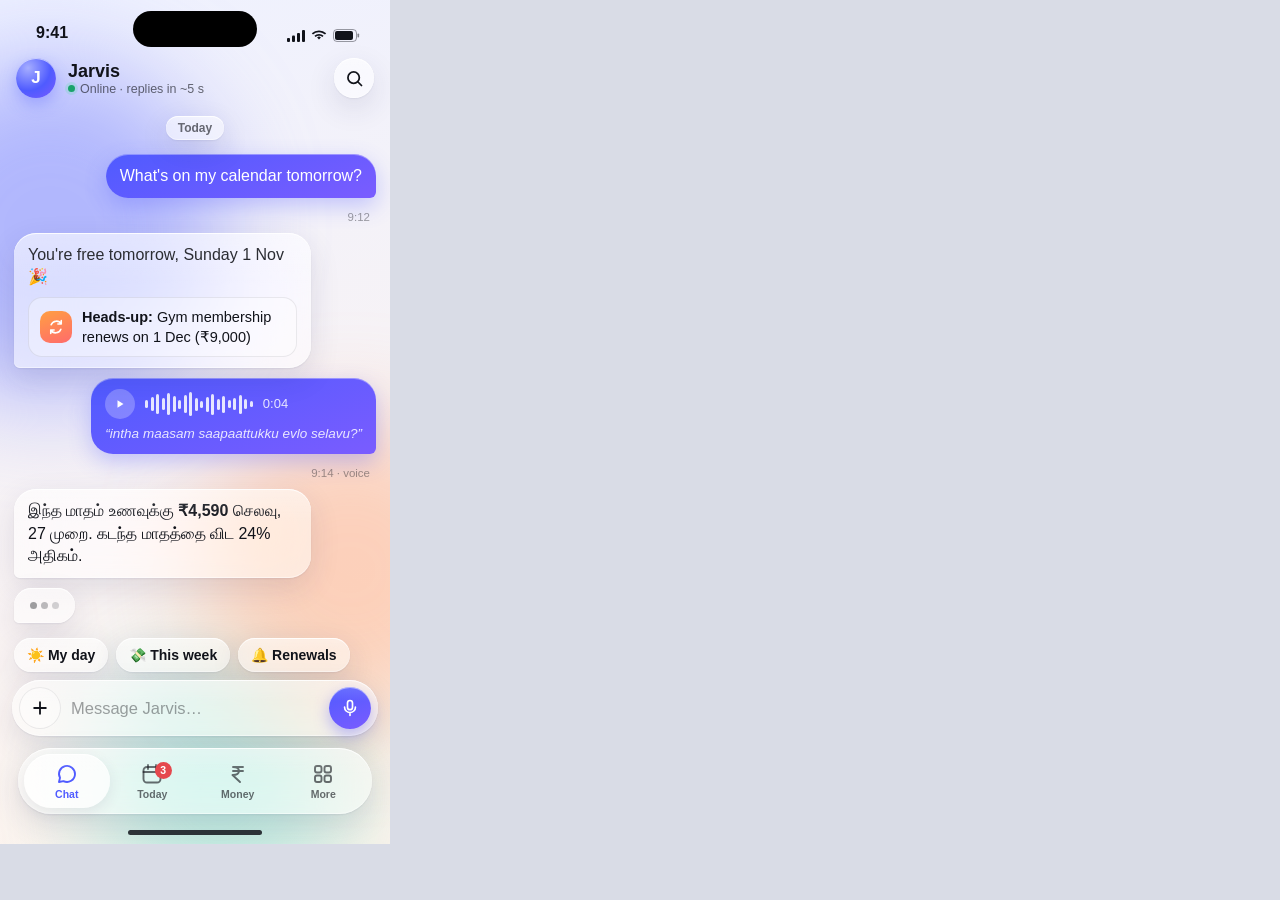
<file: docs/design/mockup.html>
<!doctype html>
<html lang="en">
<head>
<meta charset="utf-8">
<meta name="viewport" content="width=device-width, initial-scale=1, viewport-fit=cover">
<title>Jarvis design mockup</title>
<style>
/* Design mockup for the Jarvis web app (sample data). ?theme=light|dark  &screen=chat|today|money|more|lock  or &board=1 */
:root {
  --font: -apple-system, BlinkMacSystemFont, "SF Pro Text", "SF Pro Display", "Helvetica Neue", sans-serif;
  --radius-xl: 28px; --radius-lg: 22px; --radius-md: 16px; --radius-sm: 12px;
}
[data-theme="light"] {
  --bg-1: #eef1ff; --bg-2: #fff4ec;
  --blob-a: rgba(124, 136, 255, .55); --blob-b: rgba(255, 166, 120, .45); --blob-c: rgba(94, 214, 199, .40);
  --glass: rgba(255, 255, 255, .55); --glass-strong: rgba(255, 255, 255, .72); --glass-weak: rgba(255, 255, 255, .34);
  --glass-edge: rgba(255, 255, 255, .85); --glass-edge-dim: rgba(255, 255, 255, .45);
  --shadow: 0 10px 30px rgba(40, 45, 90, .12), 0 1px 2px rgba(40, 45, 90, .08);
  --text: #11131a; --text-2: rgba(17, 19, 26, .62); --text-3: rgba(17, 19, 26, .40);
  --accent: #4f5bff; --accent-2: #7a5cff; --accent-text: #ffffff;
  --green: #1aa36b; --orange: #e8730c; --red: #e5484d; --separator: rgba(17, 19, 26, .08);
}
[data-theme="dark"] {
  --bg-1: #070a14; --bg-2: #0d1022;
  --blob-a: rgba(91, 104, 255, .45); --blob-b: rgba(203, 92, 255, .30); --blob-c: rgba(32, 201, 176, .28);
  --glass: rgba(255, 255, 255, .08); --glass-strong: rgba(255, 255, 255, .13); --glass-weak: rgba(255, 255, 255, .05);
  --glass-edge: rgba(255, 255, 255, .22); --glass-edge-dim: rgba(255, 255, 255, .10);
  --shadow: 0 10px 34px rgba(0, 0, 0, .45), 0 1px 2px rgba(0, 0, 0, .4);
  --text: #f4f6ff; --text-2: rgba(244, 246, 255, .62); --text-3: rgba(244, 246, 255, .38);
  --accent: #7c86ff; --accent-2: #a68bff; --accent-text: #ffffff;
  --green: #3ddc97; --orange: #ffa94d; --red: #ff6b6b; --separator: rgba(255, 255, 255, .08);
}
* { box-sizing: border-box; margin: 0; padding: 0; }
html, body { font-family: var(--font); color: var(--text); -webkit-font-smoothing: antialiased; }
body { background: #d9dce6; }
body.board { display: flex; gap: 36px; padding: 48px; align-items: flex-start; background: var(--board-bg, #e6e8ef); }
[data-theme="dark"] body.board, body.board[data-theme="dark"] { --board-bg: #05060b; }

/* ---------- device ---------- */
.device { width: 390px; height: 844px; position: relative; overflow: hidden; flex: none;
  background: linear-gradient(160deg, var(--bg-1), var(--bg-2)); }
.board .device { border-radius: 52px; box-shadow: 0 0 0 11px #0b0b0f, 0 0 0 12px #2a2a33, 0 40px 80px rgba(0,0,0,.35); }
.board .label { font: 600 15px var(--font); color: #6b6f80; text-align: center; margin-top: 26px; letter-spacing: .02em; }
.device::before, .device::after { content: ""; position: absolute; border-radius: 50%; filter: blur(50px); pointer-events: none; }
.device::before { width: 340px; height: 340px; left: -120px; top: 60px; background: var(--blob-a); }
.device::after { width: 300px; height: 300px; right: -110px; top: 420px; background: var(--blob-b); }
.blob-c { position: absolute; width: 260px; height: 260px; left: 90px; bottom: -80px; border-radius: 50%;
  background: var(--blob-c); filter: blur(55px); pointer-events: none; }
.status { height: 50px; display: flex; align-items: flex-end; justify-content: space-between; padding: 0 30px 8px 36px;
  font: 600 16px var(--font); position: relative; z-index: 5; }
.status .icons { display: flex; gap: 6px; align-items: center; }
.island { position: absolute; top: 11px; left: 50%; transform: translateX(-50%); width: 124px; height: 36px;
  border-radius: 20px; background: #000; z-index: 6; }
.screen { position: absolute; inset: 0; padding-top: 50px; overflow: hidden; z-index: 2; }
.scroll { height: 100%; overflow: hidden; padding: 4px 18px 140px; }

/* ---------- liquid glass ---------- */
.glass { position: relative; background: var(--glass); border-radius: var(--radius-lg);
  backdrop-filter: blur(28px) saturate(180%); -webkit-backdrop-filter: blur(28px) saturate(180%);
  box-shadow: var(--shadow), inset 0 1px 0 var(--glass-edge), inset 0 -1px 0 var(--glass-edge-dim); }
.glass::before { /* specular sheen along the top edge */
  content: ""; position: absolute; inset: 0; border-radius: inherit; pointer-events: none;
  background: linear-gradient(180deg, rgba(255,255,255,.35), rgba(255,255,255,0) 38%); opacity: .55; }
[data-theme="dark"] .glass::before { opacity: .18; }
.glass.strong { background: var(--glass-strong); }
.glass.pill { border-radius: 999px; }

/* ---------- typography ---------- */
.large-title { font: 700 34px/1.1 var(--font); letter-spacing: -.02em; margin: 6px 4px 2px; }
.subtitle { font: 500 15px var(--font); color: var(--text-2); margin: 0 4px 14px; }
.section { font: 600 13px var(--font); color: var(--text-2); text-transform: uppercase; letter-spacing: .06em;
  margin: 18px 6px 8px; display: flex; justify-content: space-between; }
.section a { color: var(--accent); text-transform: none; letter-spacing: 0; font-weight: 600; font-size: 14px; }

/* ---------- top bar ---------- */
.topbar { display: flex; align-items: center; gap: 12px; padding: 8px 16px 10px; position: relative; z-index: 4; }
.avatar { width: 40px; height: 40px; border-radius: 50%; display: grid; place-items: center; color: #fff;
  background: radial-gradient(circle at 30% 25%, #a5adff, var(--accent) 55%, var(--accent-2));
  box-shadow: 0 6px 16px rgba(79, 91, 255, .35), inset 0 1px 0 rgba(255,255,255,.6); font: 700 17px var(--font); }
.topbar .title { font: 650 18px var(--font); }
.topbar .sub { font: 500 12.5px var(--font); color: var(--text-2); display: flex; align-items: center; gap: 5px; }
.dot { width: 7px; height: 7px; border-radius: 50%; background: var(--green); box-shadow: 0 0 0 3px rgba(61,220,151,.18); }
.icon-btn { width: 40px; height: 40px; display: grid; place-items: center; margin-left: auto; }

/* ---------- chat ---------- */
.chat { padding: 4px 14px 210px; display: flex; flex-direction: column; gap: 10px; }
.day { align-self: center; font: 600 12px var(--font); color: var(--text-2); padding: 5px 12px; margin: 4px 0; }
.msg { max-width: 82%; padding: 11px 14px; font: 400 16px/1.38 var(--font); }
.msg.me { align-self: flex-end; color: var(--accent-text); border-radius: 22px 22px 6px 22px;
  background: linear-gradient(160deg, var(--accent), var(--accent-2));
  box-shadow: 0 8px 22px rgba(79, 91, 255, .30), inset 0 1px 0 rgba(255,255,255,.35); }
.msg.jarvis { align-self: flex-start; border-radius: 22px 22px 22px 6px; }
.meta { font: 500 11.5px var(--font); color: var(--text-3); margin-top: 3px; }
.me + .meta { align-self: flex-end; margin-right: 6px; }
.card-in { margin-top: 9px; border-radius: 14px; padding: 10px 12px; background: var(--glass-weak);
  box-shadow: inset 0 0 0 1px var(--separator); font-size: 14.5px; display: flex; gap: 10px; align-items: center; }
.card-in b { font-weight: 650; }
.voice { display: flex; align-items: center; gap: 10px; }
.play { width: 30px; height: 30px; border-radius: 50%; background: rgba(255,255,255,.25); display: grid; place-items: center; }
.wave { display: flex; gap: 2.5px; align-items: center; height: 26px; }
.wave i { width: 3px; border-radius: 3px; background: rgba(255,255,255,.85); }
.transcript { font: 400 13.5px/1.35 var(--font); opacity: .85; margin-top: 6px; font-style: italic; }
.chips { position: absolute; left: 0; right: 0; bottom: 172px; display: flex; gap: 8px; padding: 0 14px; z-index: 4; }
.chip { padding: 9px 13px; font: 600 14px var(--font); white-space: nowrap; border-radius: 999px; }
.composer { position: absolute; left: 12px; right: 12px; bottom: 108px; height: 56px; display: flex; align-items: center;
  gap: 6px; padding: 0 7px; z-index: 4; }
.composer .field { flex: 1; font: 400 16.5px var(--font); color: var(--text-3); padding-left: 4px; }
.round { width: 42px; height: 42px; border-radius: 50%; display: grid; place-items: center; flex: none; }
.round.accent { background: linear-gradient(160deg, var(--accent), var(--accent-2)); color: #fff;
  box-shadow: 0 6px 16px rgba(79, 91, 255, .4), inset 0 1px 0 rgba(255,255,255,.45); }
.round.plain { background: var(--glass-weak); box-shadow: inset 0 0 0 1px var(--separator); }
.typing { display: flex; gap: 4px; padding: 14px 16px; }
.typing i { width: 7px; height: 7px; border-radius: 50%; background: var(--text-3); }

/* ---------- tab bar ---------- */
.tabbar { position: absolute; left: 18px; right: 18px; bottom: 30px; height: 66px; display: flex; align-items: center;
  justify-content: space-around; padding: 0 6px; z-index: 5; }
.tab { flex: 1; height: 54px; border-radius: 999px; display: flex; flex-direction: column; align-items: center;
  justify-content: center; gap: 2px; font: 600 10.5px var(--font); color: var(--text-2); }
.tab svg { width: 24px; height: 24px; }
.tab.active { color: var(--accent); background: var(--glass-strong);
  box-shadow: inset 0 1px 0 var(--glass-edge), 0 4px 14px rgba(40, 45, 90, .10); }
.badge { position: absolute; margin: -22px 0 0 22px; min-width: 17px; height: 17px; border-radius: 9px; background: var(--red);
  color: #fff; font: 700 10.5px/17px var(--font); text-align: center; padding: 0 4px; }
.home-ind { position: absolute; bottom: 9px; left: 50%; transform: translateX(-50%); width: 134px; height: 5px;
  border-radius: 3px; background: var(--text); opacity: .85; z-index: 6; }

/* ---------- cards / rows ---------- */
.card { padding: 16px; }
.card + .card { margin-top: 12px; }
.hero { padding: 18px 18px 16px; }
.hero .hello { font: 650 21px var(--font); }
.hero .line { font: 400 15px/1.45 var(--font); color: var(--text-2); margin-top: 6px; }
.hero .stats { display: flex; gap: 8px; margin-top: 14px; }
.stat { flex: 1; padding: 10px 11px; border-radius: 14px; background: var(--glass-weak); box-shadow: inset 0 0 0 1px var(--separator); }
.stat b { display: block; font: 700 19px var(--font); }
.stat span { font: 500 12px var(--font); color: var(--text-2); }
.list { padding: 4px 0; }
.row { display: flex; align-items: center; gap: 12px; padding: 12px 16px; position: relative; }
.row + .row::before { content: ""; position: absolute; top: 0; left: 58px; right: 0; height: 1px; background: var(--separator); }
.ico { width: 32px; height: 32px; border-radius: 10px; display: grid; place-items: center; flex: none; color: #fff; }
.ico svg { width: 18px; height: 18px; }
.row .main { flex: 1; min-width: 0; }
.row .t { font: 500 16px var(--font); white-space: nowrap; overflow: hidden; text-overflow: ellipsis; }
.row .s { font: 400 13.5px var(--font); color: var(--text-2); margin-top: 1px; }
.row .r { font: 600 14px var(--font); color: var(--text-2); }
.check { width: 24px; height: 24px; border-radius: 50%; box-shadow: inset 0 0 0 2px var(--text-3); flex: none; }
.btns { display: flex; gap: 6px; }
.btn { padding: 7px 13px; border-radius: 999px; font: 650 13.5px var(--font); }
.btn.go { background: var(--accent); color: #fff; box-shadow: inset 0 1px 0 rgba(255,255,255,.35); }
.btn.soft { background: var(--glass-weak); box-shadow: inset 0 0 0 1px var(--separator); color: var(--text-2); }
.pill-tag { font: 650 12px var(--font); padding: 3px 8px; border-radius: 999px; }

/* ---------- money ---------- */
.segment { display: flex; padding: 3px; margin: 0 2px 14px; }
.segment span { flex: 1; text-align: center; padding: 8px 0; border-radius: 999px; font: 600 14px var(--font); color: var(--text-2); }
.segment span.on { background: var(--glass-strong); color: var(--text); box-shadow: 0 2px 8px rgba(0,0,0,.08), inset 0 1px 0 var(--glass-edge); }
.total { padding: 20px 18px; }
.total .k { font: 500 14px var(--font); color: var(--text-2); }
.total .v { font: 700 40px/1.1 var(--font); letter-spacing: -.02em; margin-top: 4px; }
.total .d { margin-top: 8px; font: 600 14px var(--font); }
.spark { margin-top: 14px; height: 54px; width: 100%; }
.cat { padding: 12px 16px; }
.cat .top { display: flex; justify-content: space-between; align-items: baseline; font: 500 15.5px var(--font); }
.cat .top b { font-weight: 650; }
.bar { height: 8px; border-radius: 6px; background: var(--separator); margin-top: 8px; overflow: hidden; }
.bar i { display: block; height: 100%; border-radius: 6px; }
.chg { font: 600 12.5px var(--font); margin-left: 6px; }

/* ---------- more ---------- */
.tiles { display: grid; grid-template-columns: 1fr 1fr; gap: 12px; }
.tile { padding: 16px; height: 112px; display: flex; flex-direction: column; justify-content: space-between; }
.tile .tt { font: 650 16px var(--font); }
.tile .ts { font: 500 13px var(--font); color: var(--text-2); }
.toggle { width: 51px; height: 31px; border-radius: 999px; background: var(--green); position: relative; flex: none;
  box-shadow: inset 0 1px 2px rgba(0,0,0,.12); }
.toggle::after { content: ""; position: absolute; width: 27px; height: 27px; border-radius: 50%; top: 2px; right: 2px;
  background: #fff; box-shadow: 0 2px 6px rgba(0,0,0,.2); }
.toggle.off { background: var(--separator); }
.toggle.off::after { right: auto; left: 2px; }

/* ---------- lock screen ---------- */
.lock .time { text-align: center; font: 700 86px/1 var(--font); letter-spacing: -.03em; margin-top: 34px; }
.lock .date { text-align: center; font: 600 19px var(--font); color: var(--text-2); margin-top: 6px; }
.notifs { position: absolute; left: 12px; right: 12px; top: 330px; display: flex; flex-direction: column; gap: 9px; }
.notif { display: flex; gap: 11px; padding: 13px 14px; border-radius: 24px; }
.notif .appi { width: 38px; height: 38px; border-radius: 10px; flex: none; display: grid; place-items: center; color: #fff;
  background: radial-gradient(circle at 30% 25%, #a5adff, var(--accent) 55%, var(--accent-2)); font: 700 17px var(--font); }
.notif .h { display: flex; justify-content: space-between; font: 650 15px var(--font); }
.notif .h span { font: 500 13px var(--font); color: var(--text-2); }
.notif .b { font: 400 14.5px/1.35 var(--font); margin-top: 2px; }
.notif .acts { display: flex; gap: 6px; margin-top: 8px; }
.lockbar { position: absolute; bottom: 44px; left: 0; right: 0; display: flex; justify-content: space-between; padding: 0 46px; }
</style>
</head>
<body>
<script>
// Icons: simple line glyphs in the spirit of SF Symbols.
const I = {
  chat: '<svg viewBox="0 0 24 24" fill="none" stroke="currentColor" stroke-width="1.9" stroke-linecap="round" stroke-linejoin="round"><path d="M20 12a8 8 0 0 1-11.6 7.1L4 20l1-4.2A8 8 0 1 1 20 12Z"/></svg>',
  today: '<svg viewBox="0 0 24 24" fill="none" stroke="currentColor" stroke-width="1.9" stroke-linecap="round"><rect x="3.5" y="5" width="17" height="15.5" rx="3.5"/><path d="M3.5 10h17M8 3v4M16 3v4"/></svg>',
  money: '<svg viewBox="0 0 24 24" fill="none" stroke="currentColor" stroke-width="1.9" stroke-linecap="round" stroke-linejoin="round"><path d="M7 5h10M7 9h10M7 5c4 0 6 1.6 6 4s-2 4-6 4h-.5L14 20"/></svg>',
  more: '<svg viewBox="0 0 24 24" fill="none" stroke="currentColor" stroke-width="1.9"><rect x="4" y="4" width="6.5" height="6.5" rx="2"/><rect x="13.5" y="4" width="6.5" height="6.5" rx="2"/><rect x="4" y="13.5" width="6.5" height="6.5" rx="2"/><rect x="13.5" y="13.5" width="6.5" height="6.5" rx="2"/></svg>',
  mic: '<svg width="20" height="20" viewBox="0 0 24 24" fill="none" stroke="currentColor" stroke-width="2" stroke-linecap="round"><rect x="9" y="3" width="6" height="11" rx="3"/><path d="M5.5 11a6.5 6.5 0 0 0 13 0M12 17.5V21"/></svg>',
  plus: '<svg width="20" height="20" viewBox="0 0 24 24" fill="none" stroke="currentColor" stroke-width="2.2" stroke-linecap="round"><path d="M12 5v14M5 12h14"/></svg>',
  play: '<svg width="12" height="12" viewBox="0 0 24 24" fill="#fff"><path d="M7 4.5v15l12-7.5z"/></svg>',
  bell: '<svg width="22" height="22" viewBox="0 0 24 24" fill="none" stroke="currentColor" stroke-width="1.9" stroke-linecap="round"><path d="M6 16V11a6 6 0 1 1 12 0v5l1.5 2h-15zM10 20.5a2 2 0 0 0 4 0"/></svg>',
  cal: '<svg viewBox="0 0 24 24" fill="none" stroke="#fff" stroke-width="2.1" stroke-linecap="round"><rect x="4" y="5.5" width="16" height="14" rx="3"/><path d="M4 10h16M9 3.5v3M15 3.5v3"/></svg>',
  pill: '<svg viewBox="0 0 24 24" fill="none" stroke="#fff" stroke-width="2.1" stroke-linecap="round"><rect x="3" y="8" width="18" height="8" rx="4" transform="rotate(-35 12 12)"/><path d="M9.5 8.7l5 6.6"/></svg>',
  renew: '<svg viewBox="0 0 24 24" fill="none" stroke="#fff" stroke-width="2.1" stroke-linecap="round" stroke-linejoin="round"><path d="M19 8a7.5 7.5 0 0 0-13.5 1M5 16a7.5 7.5 0 0 0 13.5-1M19 3.5V8h-4.5M5 20.5V16h4.5"/></svg>',
  task: '<svg viewBox="0 0 24 24" fill="none" stroke="#fff" stroke-width="2.2" stroke-linecap="round" stroke-linejoin="round"><path d="M5 12.5l4.5 4.5L19 7.5"/></svg>',
  apple: '<svg viewBox="0 0 24 24" fill="none" stroke="#fff" stroke-width="2.1" stroke-linecap="round"><path d="M8 6.5h11M8 12h11M8 17.5h11"/><circle cx="4.5" cy="6.5" r=".8" fill="#fff"/><circle cx="4.5" cy="12" r=".8" fill="#fff"/><circle cx="4.5" cy="17.5" r=".8" fill="#fff"/></svg>',
  food: '<svg viewBox="0 0 24 24" fill="none" stroke="#fff" stroke-width="2.1" stroke-linecap="round"><path d="M7 3v8a2 2 0 0 0 2 2v8M5 3v5M9 3v5M16 21V3c2.5 1.5 3.5 4 3.5 7.5H16"/></svg>',
  plane: '<svg viewBox="0 0 24 24" fill="none" stroke="#fff" stroke-width="2" stroke-linejoin="round"><path d="M21 15.5v-2l-8-5V4a1.5 1.5 0 0 0-3 0v4.5l-8 5v2l8-2.5v4.5l-2.5 2v1.5l4-1 4 1V20l-2.5-2v-4.5z"/></svg>',
  people: '<svg viewBox="0 0 24 24" fill="none" stroke="#fff" stroke-width="2.1" stroke-linecap="round"><circle cx="9" cy="8.5" r="3.5"/><path d="M2.5 20a6.5 6.5 0 0 1 13 0M16 5.2a3.5 3.5 0 0 1 0 6.6M18.5 14.5a6.5 6.5 0 0 1 3 5.5"/></svg>',
  bag: '<svg viewBox="0 0 24 24" fill="none" stroke="#fff" stroke-width="2.1" stroke-linecap="round" stroke-linejoin="round"><path d="M5 8h14l-1 12.5H6zM9 8V6.5a3 3 0 0 1 6 0V8"/></svg>',
  card: '<svg viewBox="0 0 24 24" fill="none" stroke="#fff" stroke-width="2.1"><rect x="3" y="5.5" width="18" height="13" rx="3"/><path d="M3 10h18"/></svg>',
  doc: '<svg width="22" height="22" viewBox="0 0 24 24" fill="none" stroke="currentColor" stroke-width="1.9" stroke-linejoin="round"><path d="M6 3h8l4 4v14H6zM14 3v4h4"/></svg>',
  brain: '<svg width="22" height="22" viewBox="0 0 24 24" fill="none" stroke="currentColor" stroke-width="1.9" stroke-linecap="round"><path d="M9 4.5a3 3 0 0 0-3 3 3 3 0 0 0-1.5 5.5A3 3 0 0 0 9 18v1.5M15 4.5a3 3 0 0 1 3 3 3 3 0 0 1 1.5 5.5A3 3 0 0 1 15 18v1.5M9 4.5a3 3 0 0 1 6 0V19.5"/></svg>',
  gear: '<svg width="22" height="22" viewBox="0 0 24 24" fill="none" stroke="currentColor" stroke-width="1.9"><circle cx="12" cy="12" r="3"/><path d="M12 2.5v3M12 18.5v3M2.5 12h3M18.5 12h3M5.3 5.3l2.1 2.1M16.6 16.6l2.1 2.1M5.3 18.7l2.1-2.1M16.6 7.4l2.1-2.1"/></svg>',
  search: '<svg width="21" height="21" viewBox="0 0 24 24" fill="none" stroke="currentColor" stroke-width="2" stroke-linecap="round"><circle cx="11" cy="11" r="6.5"/><path d="M16 16l4 4"/></svg>',
  chev: '<svg width="14" height="14" viewBox="0 0 24 24" fill="none" stroke="currentColor" stroke-width="2.4" stroke-linecap="round" stroke-linejoin="round"><path d="M9 5l7 7-7 7"/></svg>',
};
const status = `<div class="island"></div><div class="status"><span>9:41</span><span class="icons">
  <svg width="18" height="12" viewBox="0 0 18 12" fill="currentColor"><rect x="0" y="8" width="3" height="4" rx="1"/><rect x="5" y="5.5" width="3" height="6.5" rx="1"/><rect x="10" y="3" width="3" height="9" rx="1"/><rect x="15" y="0" width="3" height="12" rx="1"/></svg>
  <svg width="16" height="12" viewBox="0 0 16 12" fill="currentColor"><path d="M8 2.2c2.3 0 4.4.9 6 2.4l1.2-1.3A10.2 10.2 0 0 0 8 .4 10.2 10.2 0 0 0 .8 3.3L2 4.6a8.4 8.4 0 0 1 6-2.4Zm0 3.6c1.3 0 2.5.5 3.4 1.3l1.2-1.3A6.6 6.6 0 0 0 8 4a6.6 6.6 0 0 0-4.6 1.8l1.2 1.3A4.9 4.9 0 0 1 8 5.8ZM8 9.4l1.9-2a2.9 2.9 0 0 0-3.8 0Z"/></svg>
  <svg width="27" height="13" viewBox="0 0 27 13"><rect x=".5" y=".5" width="23" height="12" rx="3.5" fill="none" stroke="currentColor" opacity=".4"/><rect x="2" y="2" width="18" height="9" rx="2" fill="currentColor"/><rect x="24.5" y="4.5" width="1.6" height="4" rx=".8" fill="currentColor" opacity=".5"/></svg></span></div>`;
const tabbar = (on) => `<div class="tabbar glass pill">${[["chat","Chat"],["today","Today"],["money","Money"],["more","More"]]
  .map(([k, n]) => `<div class="tab ${k === on ? "active" : ""}">${I[k]}${k === "today" ? '<span class="badge">3</span>' : ""}<span>${n}</span></div>`).join("")}</div><div class="home-ind"></div>`;
const wave = [8,14,20,12,22,16,9,18,24,13,7,15,21,11,17,8,12,19,10,6].map(h => `<i style="height:${h}px"></i>`).join("");
const ico = (svg, c) => `<div class="ico" style="background:${c}">${svg}</div>`;

const screens = {
chat: () => `${status}<div class="screen">
  <div class="topbar"><div class="avatar">J</div><div><div class="title">Jarvis</div>
    <div class="sub"><span class="dot"></span>Online · replies in ~5 s</div></div>
    <div class="icon-btn glass pill">${I.search}</div></div>
  <div class="chat">
    <div class="day glass pill">Today</div>
    <div class="msg me">What's on my calendar tomorrow?</div><div class="meta">9:12</div>
    <div class="msg jarvis glass">You're free tomorrow, Sunday 1 Nov 🎉
      <div class="card-in">${ico(I.renew, "linear-gradient(160deg,#ff9f43,#ff6b6b)")}<div><b>Heads-up:</b> Gym membership renews on 1 Dec (₹9,000)</div></div></div>
    <div class="msg me"><div class="voice"><div class="play">${I.play}</div><div class="wave">${wave}</div><span style="font-size:13px;opacity:.85">0:04</span></div>
      <div class="transcript">“intha maasam saapaattukku evlo selavu?”</div></div><div class="meta">9:14 · voice</div>
    <div class="msg jarvis glass">இந்த மாதம் உணவுக்கு <b>₹4,590</b> செலவு, 27 முறை. கடந்த மாதத்தை விட 24% அதிகம்.</div>
    <div class="msg jarvis glass typing"><i></i><i style="opacity:.7"></i><i style="opacity:.45"></i></div>
  </div>
  <div class="chips"><span class="chip glass">☀️ My day</span><span class="chip glass">💸 This week</span><span class="chip glass">🔔 Renewals</span></div>
  <div class="composer glass pill"><div class="round plain">${I.plus}</div><div class="field">Message Jarvis…</div><div class="round accent">${I.mic}</div></div>
  ${tabbar("chat")}</div>`,

today: () => `${status}<div class="screen"><div class="scroll">
  <div class="large-title">Today</div><div class="subtitle">Saturday, 31 October</div>
  <div class="glass hero"><div class="hello">Good evening, Guru 👋</div>
    <div class="line">No more events today. 2 things are due this week, and Netflix renews on Thursday.</div>
    <div class="stats"><div class="stat"><b>₹6,781</b><span>spent today</span></div><div class="stat"><b>2</b><span>tasks due</span></div><div class="stat"><b>9</b><span>reminders</span></div></div></div>
  <div class="section">Next up <a>Calendar</a></div>
  <div class="glass list">
    <div class="row">${ico(I.cal, "linear-gradient(160deg,#5b8cff,#4f5bff)")}<div class="main"><div class="t">Diwali / Deepavali</div><div class="s">Sun 8 Nov · All day</div></div></div>
  </div>
  <div class="section">To do <a>See all 11</a></div>
  <div class="glass list">
    <div class="row"><div class="check"></div><div class="main"><div class="t">Re-connect Google Calendar</div><div class="s">Due Tue 3 Nov</div></div><span class="pill-tag" style="background:rgba(229,72,77,.14);color:var(--red)">High</span></div>
    <div class="row"><div class="check"></div><div class="main"><div class="t">L&amp;T finance EMI</div><div class="s">iPhone Reminders · Tue 3 Nov</div></div>${I.chev}</div>
  </div>
  <div class="section">Medicines</div>
  <div class="glass list">
    <div class="row">${ico(I.pill, "linear-gradient(160deg,#3ddc97,#1aa36b)")}<div class="main"><div class="t">Vitamin D3</div><div class="s">60000 IU · 9 pm</div></div><div class="btns"><span class="btn soft">Skip</span><span class="btn go">Taken</span></div></div>
  </div>
  </div>${tabbar("today")}</div>`,

money: () => `${status}<div class="screen"><div class="scroll">
  <div class="large-title">Money</div><div class="subtitle">HDFC + ICICI alerts</div>
  <div class="segment glass pill"><span>Today</span><span class="on">Week</span><span>Month</span><span>Year</span></div>
  <div class="glass total"><div class="k">Spent this week · 26 payments</div><div class="v">₹1,01,347</div>
    <div class="d" style="color:var(--orange)">↑ 25% vs last week</div>
    <svg class="spark" viewBox="0 0 320 54" preserveAspectRatio="none"><defs><linearGradient id="g" x1="0" x2="0" y1="0" y2="1"><stop offset="0" stop-color="var(--accent)" stop-opacity=".35"/><stop offset="1" stop-color="var(--accent)" stop-opacity="0"/></linearGradient></defs>
      <path d="M0 44 L46 40 L92 46 L138 30 L184 36 L230 22 L276 8 L320 14 L320 54 L0 54Z" fill="url(#g)"/><path d="M0 44 L46 40 L92 46 L138 30 L184 36 L230 22 L276 8 L320 14" fill="none" stroke="var(--accent)" stroke-width="2.4" stroke-linejoin="round"/></svg></div>
  <div class="section">By category</div>
  <div class="glass list">
    <div class="cat"><div class="top"><span>✈️ Travel &amp; fuel</span><b>₹67,941</b></div><div class="bar"><i style="width:100%;background:linear-gradient(90deg,#5b8cff,#4f5bff)"></i></div></div>
    <div class="cat"><div class="top"><span>💳 Loans &amp; credit <span class="chg" style="color:var(--green)">↓ 25%</span></span><b>₹16,544</b></div><div class="bar"><i style="width:24%;background:linear-gradient(90deg,#c08cff,#7a5cff)"></i></div></div>
    <div class="cat"><div class="top"><span>👥 Sent to people <span class="chg" style="color:var(--green)">↓ 71%</span></span><b>₹14,867</b></div><div class="bar"><i style="width:22%;background:linear-gradient(90deg,#3ddc97,#1aa36b)"></i></div></div>
    <div class="cat"><div class="top"><span>🍽️ Food &amp; dining <span class="chg" style="color:var(--orange)">↑ 24%</span></span><b>₹1,182</b></div><div class="bar"><i style="width:6%;background:linear-gradient(90deg,#ffb36b,#ff8a3d)"></i></div></div>
  </div>
  <div class="section">Unusually large</div>
  <div class="glass list">
    <div class="row">${ico(I.plane, "linear-gradient(160deg,#5b8cff,#4f5bff)")}<div class="main"><div class="t">Amazon Pay · Flights</div><div class="s">Sun 25 Oct · ICICI card</div></div><div class="r">₹67,941</div></div>
  </div>
  </div>${tabbar("money")}</div>`,

more: () => `${status}<div class="screen"><div class="scroll">
  <div class="large-title">More</div><div class="subtitle">Files, memory and settings</div>
  <div class="tiles">
    <div class="glass tile"><div style="color:var(--accent)">${I.doc}</div><div><div class="tt">Files</div><div class="ts">Upload PDFs &amp; photos</div></div></div>
    <div class="glass tile"><div style="color:#a35cff">${I.brain}</div><div><div class="tt">Memory</div><div class="ts">19 facts · 1 to review</div></div></div>
    <div class="glass tile"><div style="color:var(--orange)">${I.bell}</div><div><div class="tt">Renewals</div><div class="ts">Netflix in 5 days</div></div></div>
    <div class="glass tile"><div style="color:var(--text-2)">${I.gear}</div><div><div class="tt">Settings</div><div class="ts">Voice, quiet hours</div></div></div>
  </div>
  <div class="section">Notifications</div>
  <div class="glass list">
    <div class="row"><div class="main"><div class="t">Morning brief</div><div class="s">Every day at 7:30</div></div><div class="toggle"></div></div>
    <div class="row"><div class="main"><div class="t">Reminders &amp; medicines</div><div class="s">When they're due</div></div><div class="toggle"></div></div>
    <div class="row"><div class="main"><div class="t">Bills &amp; renewals</div><div class="s">30 and 2 days before</div></div><div class="toggle"></div></div>
    <div class="row"><div class="main"><div class="t">Weekly &amp; monthly reports</div><div class="s">Sun 7 pm · 1st at 9 am</div></div><div class="toggle"></div></div>
    <div class="row"><div class="main"><div class="t">Also send to Telegram</div><div class="s">Until Sat 7 Nov</div></div><div class="toggle"></div></div>
    <div class="row"><div class="main"><div class="t">Quiet hours</div><div class="s">11 pm – 7 am</div></div><div class="toggle off"></div></div>
  </div>
  </div>${tabbar("more")}</div>`,

lock: () => `${status}<div class="screen lock">
  <div class="time">7:30</div><div class="date">Sunday, 1 November</div>
  <div class="notifs">
    <div class="notif glass"><div class="appi">J</div><div style="flex:1"><div class="h">Jarvis <span>now</span></div>
      <div class="b"><b>☀️ Good morning, Guru!</b> No events today · 14 unread emails · Spent ₹6,781 yesterday</div></div></div>
    <div class="notif glass"><div class="appi">J</div><div style="flex:1"><div class="h">Jarvis <span>9:00 am</span></div>
      <div class="b">🔔 Gym membership renews in 30 days (Tue 1 Dec), ₹9,000.</div></div></div>
    <div class="notif glass"><div class="appi">J</div><div style="flex:1"><div class="h">Jarvis <span>9:00 pm</span></div>
      <div class="b">💊 Time for Vitamin D3 60000 IU</div>
      <div class="acts"><span class="btn soft">Skip</span><span class="btn go">Taken</span></div></div></div>
  </div>
  <div class="lockbar"><div class="round glass">${'<svg width="20" height="20" viewBox="0 0 24 24" fill="none" stroke="currentColor" stroke-width="2"><path d="M9 3h6l-1 6h3l-6 12 1-8H9z"/></svg>'}</div><div class="round glass">${'<svg width="20" height="20" viewBox="0 0 24 24" fill="none" stroke="currentColor" stroke-width="2"><rect x="3" y="6" width="18" height="13" rx="3"/><circle cx="12" cy="12.5" r="3.5"/></svg>'}</div></div>
  <div class="home-ind"></div></div>`,
};

const q = new URLSearchParams(location.search);
const theme = q.get("theme") || (matchMedia("(prefers-color-scheme: dark)").matches ? "dark" : "light");
document.documentElement.dataset.theme = theme;
const names = { lock: "Notifications", chat: "Chat", today: "Today", money: "Money", more: "More" };
if (q.get("board")) {
  document.body.classList.add("board");
  document.body.innerHTML = Object.keys(names).map(k =>
    `<div><div class="device"><div class="blob-c"></div>${screens[k]()}</div><div class="label">${names[k]}</div></div>`).join("");
} else {
  const k = q.get("screen") || "chat";
  document.body.innerHTML = `<div class="device"><div class="blob-c"></div>${screens[k]()}</div>`;
}
</script>
</body>
</html>
</file>
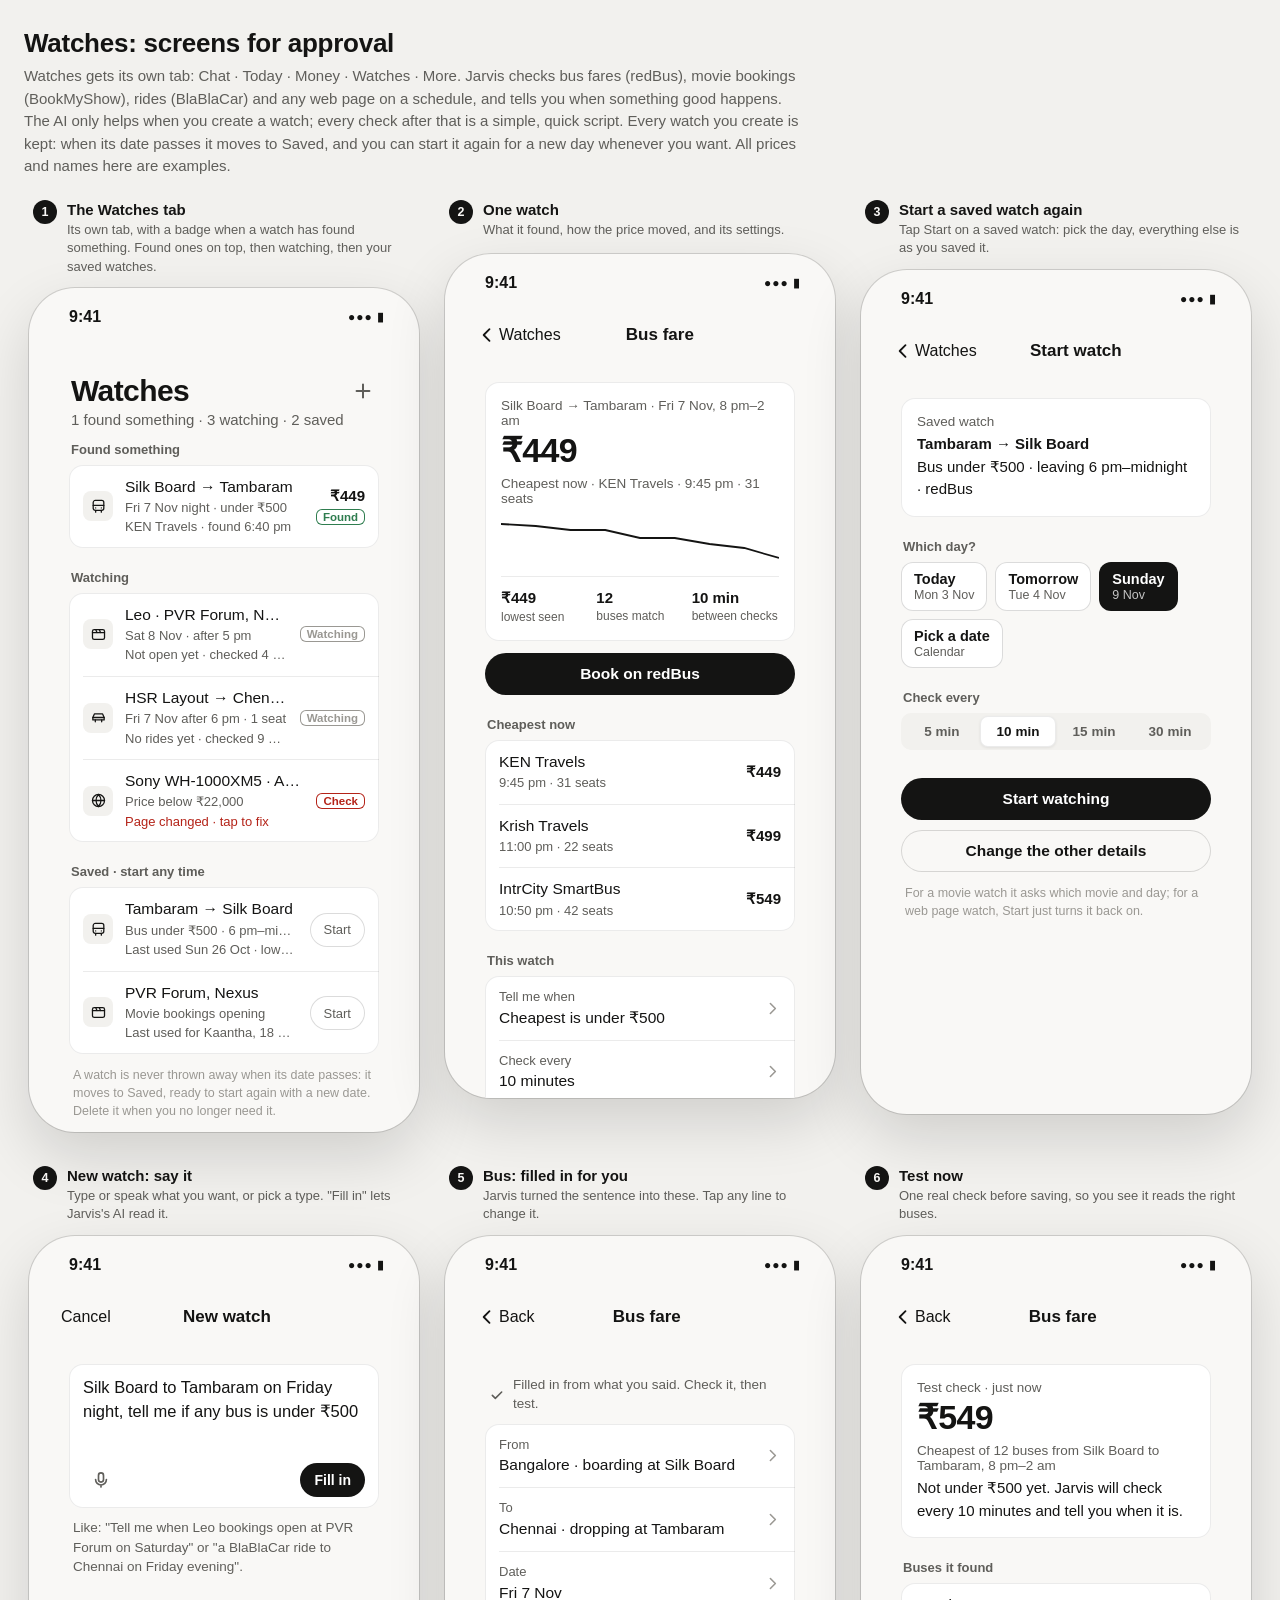
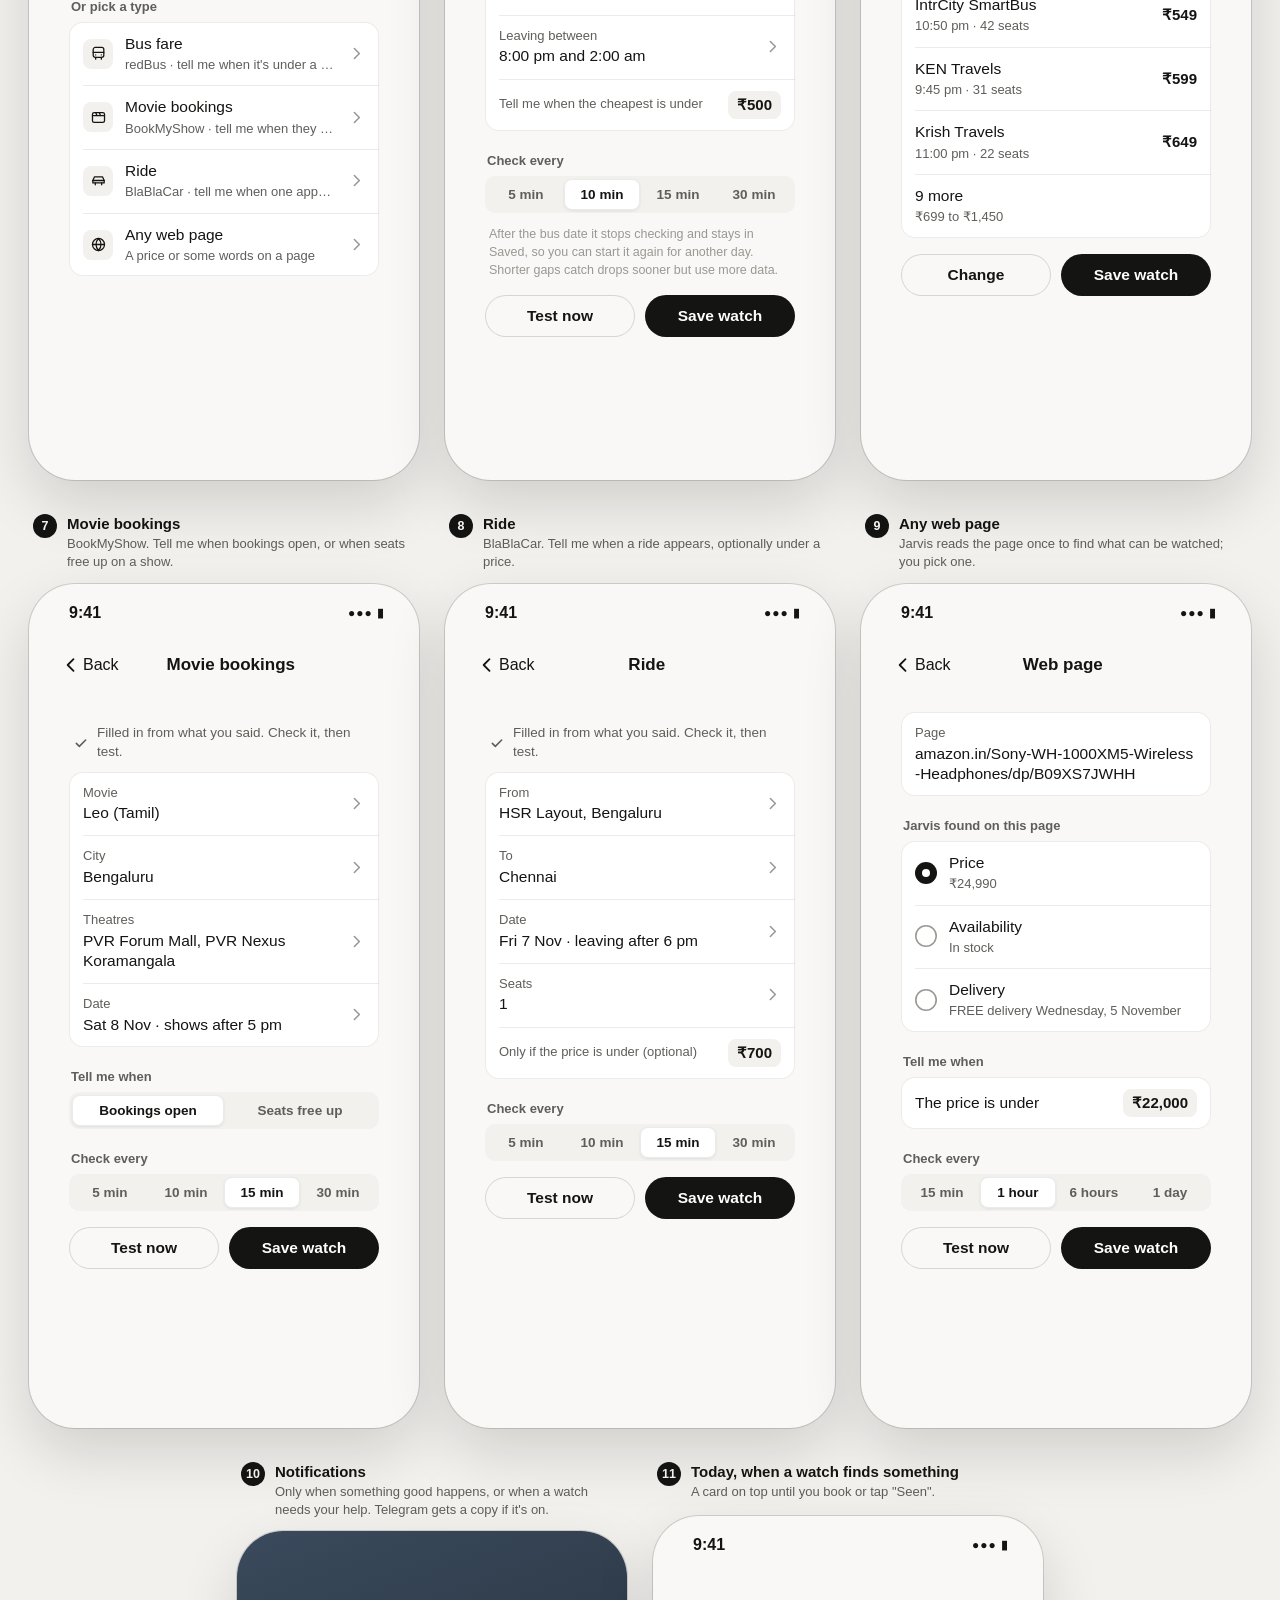
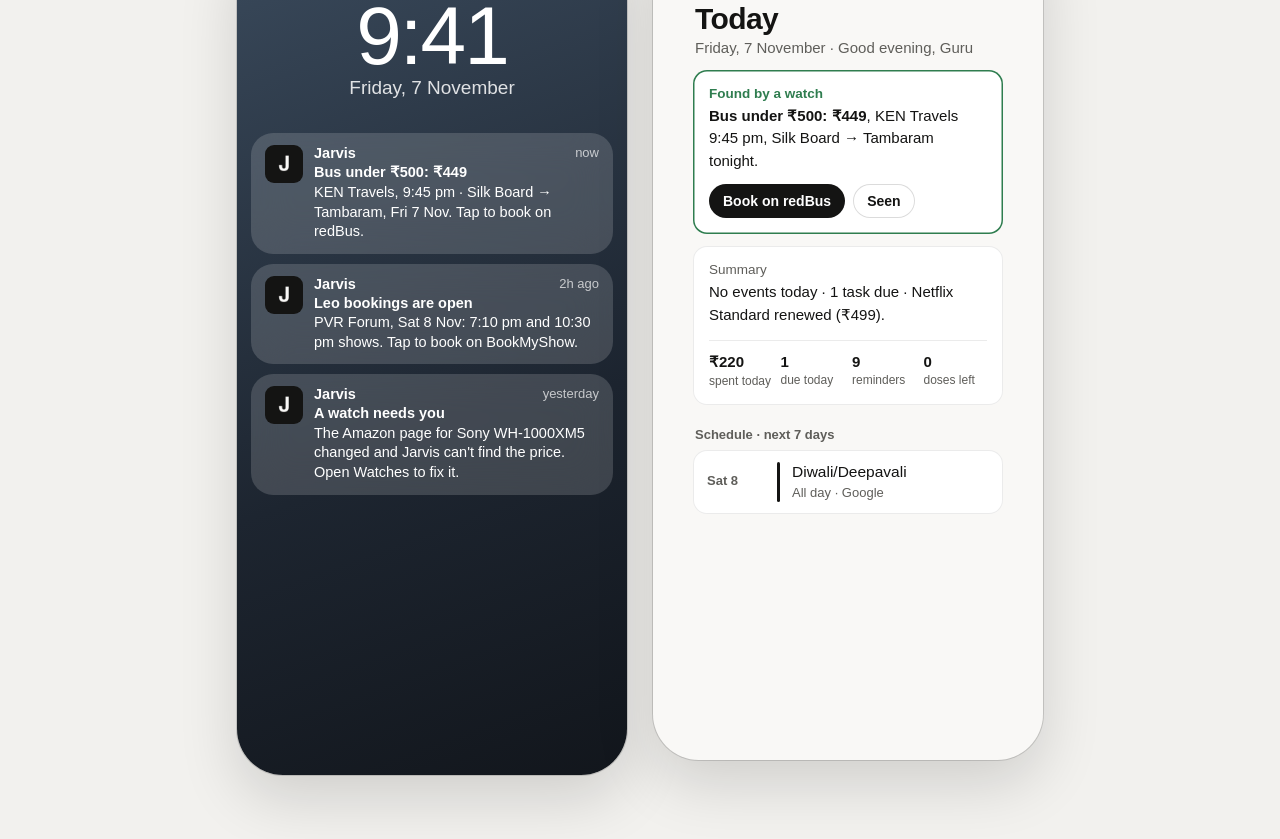
<file: docs/design/watches.html>
<!doctype html>
<html lang="en">
<head>
<meta charset="utf-8">
<meta name="viewport" content="width=device-width, initial-scale=1">
<title>Jarvis Watches</title>
<!-- Design for approval: the Watches screens, drawn with the app's own styles. Static; nothing here runs a check. -->
<link rel="stylesheet" href="../../web/app/app.css">
<style>
  html, body.board { height: auto; overflow: auto; overscroll-behavior: auto; }
  body.board { background: var(--surface-2); padding: 28px 24px 64px; }
  .board > header { max-width: 1240px; margin: 0 auto 22px; }
  .board > header h1 { font: 700 26px/1.2 var(--font); letter-spacing: -.01em; }
  .board > header p { font: 400 15px/1.5 var(--font); color: var(--text-2); margin-top: 6px; max-width: 780px; }
  .grid { display: flex; flex-wrap: wrap; gap: 34px 26px; justify-content: center; max-width: 1240px; margin: 0 auto; }
  figure.shot { width: 390px; }
  figcaption { display: flex; gap: 10px; align-items: flex-start; margin: 0 4px 12px; min-height: 42px; }
  figcaption b { flex: none; width: 24px; height: 24px; border-radius: 50%; background: var(--text); color: var(--bg); font: 700 12.5px/24px var(--font); text-align: center; }
  figcaption div { font: 650 15px/1.3 var(--font); }
  figcaption small { display: block; font: 400 13px/1.4 var(--font); color: var(--text-2); margin-top: 2px; }
  .phone { position: relative; width: 390px; height: 844px; border-radius: 46px; overflow: hidden; background: var(--bg);
    box-shadow: 0 0 0 1px var(--line-strong), 0 24px 60px rgba(0, 0, 0, .14); --top: 50px; --bottom: 20px; }
  .status { position: absolute; top: 0; left: 0; right: 0; height: 50px; z-index: 30; display: flex; justify-content: space-between;
    align-items: center; padding: 8px 34px 0 40px; font: 650 16px var(--font); pointer-events: none; }
  .status i { font-style: normal; font-size: 12px; letter-spacing: 1px; }
  @media (max-width: 440px) {
    body.board { padding: 18px 0 40px; }
    .board > header { padding: 0 16px; }
    figure.shot, .phone { width: 100vw; }
    .phone { border-radius: 0; }
    figcaption { margin: 0 16px 12px; }
  }

  /* pieces the Watches screens add to the app */
  .navbar .act { font: 600 16px var(--font); padding: 6px 10px; margin-left: auto; }
  .navbar .title.c { margin-right: 0; }
  .navbar .ib { margin-left: auto; }
  .fld .s { margin: 0 0 2px; }
  .btn { text-align: center; }
  .phone .view.sub .scroll { padding-bottom: calc(var(--tabbar-h) + var(--bottom) + 44px); }
  .fld .t { white-space: normal; }
  .ask { padding: 12px 14px 10px; }
  .ask textarea { width: 100%; min-height: 76px; resize: none; font: 400 16.5px/1.45 var(--font); }
  .ask .askbar { display: flex; align-items: center; justify-content: space-between; margin-top: 6px; }
  .hint { font: 400 13.5px/1.45 var(--font); color: var(--text-2); margin: 10px 4px 0; }
  .filled { display: flex; gap: 8px; align-items: center; font: 500 13.5px/1.4 var(--font); color: var(--text-2); margin: 12px 4px 10px; }
  .filled svg { width: 16px; height: 16px; flex: none; }
  .seg.in { margin: 8px 0 0; }
  .row .seg { margin: 0; }
  .chips { display: flex; flex-wrap: wrap; gap: 8px; }
  .chips button { padding: 9px 13px; border-radius: 12px; font: 600 14.5px var(--font); background: var(--surface); box-shadow: inset 0 0 0 1px var(--line-strong); }
  .chips button small { display: block; font: 400 12.5px var(--font); color: var(--text-2); margin-top: 1px; }
  .chips button.on { background: var(--primary); color: var(--on-primary); box-shadow: none; }
  .chips button.on small { color: var(--on-primary); opacity: .75; }
  .two { display: flex; gap: 10px; margin-top: 16px; }
  .two .btn { flex: 1; padding: 12px; font-size: 15.5px; }
  .tag.found { color: var(--down); }
  .tag.warn { color: var(--danger); }
  .tag.dim { color: var(--text-3); }
  .rt { text-align: right; flex: none; display: flex; flex-direction: column; align-items: flex-end; gap: 4px; }
  .danger { color: var(--danger); font: 600 15px var(--font); width: 100%; text-align: center; padding: 14px; margin-top: 18px; }
  .radio { width: 22px; height: 22px; border-radius: 50%; box-shadow: inset 0 0 0 1.6px var(--text-3); flex: none; }
  .radio.on { box-shadow: inset 0 0 0 7px var(--text); }
  .money-in { font: 600 15px var(--font); padding: 5px 9px; border-radius: 8px; background: var(--surface-2); flex: none; }
  .url { font: 400 15px/1.4 ui-monospace, Menlo, monospace; word-break: break-all; }
  .found-card { box-shadow: inset 0 0 0 1.5px var(--down); }
  .found-card .k { color: var(--down); font-weight: 600; }
  .found-card .acts2 { display: flex; gap: 8px; margin-top: 12px; }

  /* lock screen */
  .lock { position: absolute; inset: 0; background: linear-gradient(160deg, #3a4a5c, #1d2530 60%, #12161c); color: #fff; padding: 64px 14px 0; }
  .lock .clock { text-align: center; font: 300 82px/1 var(--font); letter-spacing: -2px; }
  .lock .date { text-align: center; font: 500 19px var(--font); opacity: .85; margin-bottom: 34px; }
  .lock .note2 { background: rgba(255, 255, 255, .16); backdrop-filter: blur(20px); -webkit-backdrop-filter: blur(20px);
    border-radius: 22px; padding: 12px 14px; display: flex; gap: 11px; margin-bottom: 10px; }
  .lock .note2 img { width: 38px; height: 38px; border-radius: 9px; flex: none; }
  .lock .note2 .h { display: flex; justify-content: space-between; font: 600 14.5px var(--font); }
  .lock .note2 .h span { font-weight: 400; opacity: .7; font-size: 13px; }
  .lock .note2 p { font: 400 14.5px/1.35 var(--font); margin-top: 2px; }
</style>
</head>
<body class="board">
<header>
  <h1>Watches: screens for approval</h1>
  <p>Watches gets its own tab: Chat · Today · Money · Watches · More. Jarvis checks bus fares (redBus), movie bookings (BookMyShow), rides (BlaBlaCar) and any web page on a schedule, and tells you
    when something good happens. The AI only helps when you create a watch; every check after that is a simple, quick script.
    Every watch you create is kept: when its date passes it moves to Saved, and you can start it again for a new day whenever you want. All prices and names here are examples.</p>
</header>

<div class="grid">

<!-- 2. Watches list -->
<figure class="shot"><figcaption><b></b><div>The Watches tab<small>Its own tab, with a badge when a watch has found something. Found ones on top, then watching, then your saved watches.</small></div></figcaption>
<div class="phone"><div class="status">9:41<i>●●● ▮</i></div>
<section class="view"><div class="scroll"><div class="h1 hrow">Watches<button class="ib" aria-label="New watch"><i data-i="plus"></i></button></div>
  <div class="sub">1 found something · 3 watching · 2 saved</div>
  <div class="sec" style="margin-top:6px">Found something</div>
  <div class="card">
    <button class="row"><span class="ic"><i data-i="bus"></i></span><div class="m"><div class="t">Silk Board → Tambaram</div><div class="s">Fri 7 Nov night · under ₹500</div><div class="s">KEN Travels · found 6:40 pm</div></div>
      <div class="rt"><span class="v">₹449</span><span class="tag found">Found</span></div></button>
  </div>
  <div class="sec">Watching</div>
  <div class="card">
    <button class="row"><span class="ic"><i data-i="film"></i></span><div class="m"><div class="t">Leo · PVR Forum, Nexus</div><div class="s">Sat 8 Nov · after 5 pm</div><div class="s">Not open yet · checked 4 min ago</div></div>
      <div class="rt"><span class="tag dim">Watching</span></div></button>
    <button class="row"><span class="ic"><i data-i="car"></i></span><div class="m"><div class="t">HSR Layout → Chennai</div><div class="s">Fri 7 Nov after 6 pm · 1 seat</div><div class="s">No rides yet · checked 9 min ago</div></div>
      <div class="rt"><span class="tag dim">Watching</span></div></button>
    <button class="row"><span class="ic"><i data-i="globe"></i></span><div class="m"><div class="t">Sony WH-1000XM5 · Amazon</div><div class="s">Price below ₹22,000</div><div class="s" style="color:var(--danger)">Page changed · tap to fix</div></div>
      <div class="rt"><span class="tag warn">Check</span></div></button>
  </div>
  <div class="sec">Saved · start any time</div>
  <div class="card">
    <div class="row"><span class="ic"><i data-i="bus"></i></span><div class="m"><div class="t">Tambaram → Silk Board</div><div class="s">Bus under ₹500 · 6 pm–midnight</div><div class="s">Last used Sun 26 Oct · lowest ₹349</div></div><button class="btn s">Start</button></div>
    <div class="row"><span class="ic"><i data-i="film"></i></span><div class="m"><div class="t">PVR Forum, Nexus</div><div class="s">Movie bookings opening</div><div class="s">Last used for Kaantha, 18 Oct</div></div><button class="btn s">Start</button></div>
  </div>
  <div class="note">A watch is never thrown away when its date passes: it moves to Saved, ready to start again with a new date. Delete it when you no longer need it.</div>
</div></section>
<nav class="tabbar frost" data-tabs="watches" data-badge="1"></nav></div></figure>

<!-- 3. Watch detail -->
<figure class="shot"><figcaption><b></b><div>One watch<small>What it found, how the price moved, and its settings.</small></div></figcaption>
<div class="phone"><div class="status">9:41<i>●●● ▮</i></div>
<section class="view sub"><div class="navbar"><button class="back"><i data-i="back"></i> Watches</button><div class="title">Bus fare</div></div>
<div class="scroll">
  <div class="card big"><div class="k">Silk Board → Tambaram · Fri 7 Nov, 8 pm–2 am</div>
    <div class="n">₹449</div><div class="d">Cheapest now · KEN Travels · 9:45 pm · 31 seats</div>
    <svg class="spark" viewBox="0 0 320 46" preserveAspectRatio="none" aria-hidden="true"><path d="M0 8 L40 10 L80 14 L120 14 L160 22 L200 22 L240 28 L280 32 L320 42" fill="none" stroke="var(--text)" stroke-width="1.8" vector-effect="non-scaling-stroke"/></svg>
    <div class="kpis"><div><b>₹449</b><span>lowest seen</span></div><div><b>12</b><span>buses match</span></div><div><b>10 min</b><span>between checks</span></div></div>
  </div>
  <button class="btn p wide" style="margin-top:12px">Book on redBus</button>
  <div class="sec">Cheapest now</div>
  <div class="card">
    <div class="row"><div class="m"><div class="t">KEN Travels</div><div class="s">9:45 pm · 31 seats</div></div><span class="v">₹449</span></div>
    <div class="row"><div class="m"><div class="t">Krish Travels</div><div class="s">11:00 pm · 22 seats</div></div><span class="v">₹499</span></div>
    <div class="row"><div class="m"><div class="t">IntrCity SmartBus</div><div class="s">10:50 pm · 42 seats</div></div><span class="v">₹549</span></div>
  </div>
  <div class="sec">This watch</div>
  <div class="card">
    <button class="row fld"><div class="m"><div class="s">Tell me when</div><div class="t">Cheapest is under ₹500</div></div><span class="chev"><i data-i="chev"></i></span></button>
    <button class="row fld"><div class="m"><div class="s">Check every</div><div class="t">10 minutes</div></div><span class="chev"><i data-i="chev"></i></span></button>
    <button class="row fld"><div class="m"><div class="s">Watching until</div><div class="t">Fri 7 Nov, 2 am, then back to Saved</div></div><span class="chev"><i data-i="chev"></i></span></button>
    <div class="row"><div class="m"><div class="t">Watching</div><div class="s">Pause to stop checking for now</div></div><span class="tog"></span></div>
  </div>
  <div class="sec">Used before</div>
  <div class="card">
    <div class="row"><div class="m"><div class="t">Sat 25 Oct</div><div class="s">Found ₹309 at 7:10 pm</div></div><span class="v">₹309</span></div>
    <div class="row"><div class="m"><div class="t">Fri 17 Oct</div><div class="s">Never under ₹500 · lowest ₹529</div></div><span class="v">₹529</span></div>
  </div>
  <div class="note">Last checked 6:40 pm · next 6:50 pm. You're told again only if it drops further.</div>
  <button class="danger">Delete watch</button>
</div></section>
<nav class="tabbar frost" data-tabs="watches" data-badge="1"></nav></div></figure>

<!-- Start a saved watch again -->
<figure class="shot"><figcaption><b></b><div>Start a saved watch again<small>Tap Start on a saved watch: pick the day, everything else is as you saved it.</small></div></figcaption>
<div class="phone"><div class="status">9:41<i>●●● ▮</i></div>
<section class="view sub"><div class="navbar"><button class="back"><i data-i="back"></i> Watches</button><div class="title">Start watch</div></div>
<div class="scroll">
  <div class="card big"><div class="k">Saved watch</div><div class="text"><b>Tambaram → Silk Board</b><br>Bus under ₹500 · leaving 6 pm–midnight · redBus</div></div>
  <div class="sec">Which day?</div>
  <div class="chips"><button>Today<small>Mon 3 Nov</small></button><button>Tomorrow<small>Tue 4 Nov</small></button><button class="on">Sunday<small>9 Nov</small></button><button>Pick a date<small>Calendar</small></button></div>
  <div class="sec">Check every</div>
  <div class="seg"><button>5 min</button><button class="on">10 min</button><button>15 min</button><button>30 min</button></div>
  <button class="btn p wide" style="margin-top:16px">Start watching</button>
  <button class="btn s wide" style="margin-top:10px">Change the other details</button>
  <div class="note">For a movie watch it asks which movie and day; for a web page watch, Start just turns it back on.</div>
</div></section>
<nav class="tabbar frost" data-tabs="watches" data-badge="1"></nav></div></figure>

<!-- 4. New watch: say it -->
<figure class="shot"><figcaption><b></b><div>New watch: say it<small>Type or speak what you want, or pick a type. "Fill in" lets Jarvis's AI read it.</small></div></figcaption>
<div class="phone"><div class="status">9:41<i>●●● ▮</i></div>
<section class="view sub"><div class="navbar"><button class="back">Cancel</button><div class="title">New watch</div></div>
<div class="scroll">
  <div class="card ask"><textarea aria-label="What should Jarvis watch?">Silk Board to Tambaram on Friday night, tell me if any bus is under ₹500</textarea>
    <div class="askbar"><button class="mic" aria-label="Voice"><i data-i="mic"></i></button><button class="btn p">Fill in</button></div></div>
  <div class="hint">Like: "Tell me when Leo bookings open at PVR Forum on Saturday" or "a BlaBlaCar ride to Chennai on Friday evening".</div>
  <div class="sec">Or pick a type</div>
  <div class="card">
    <button class="row"><span class="ic"><i data-i="bus"></i></span><div class="m"><div class="t">Bus fare</div><div class="s">redBus · tell me when it's under a price</div></div><span class="chev"><i data-i="chev"></i></span></button>
    <button class="row"><span class="ic"><i data-i="film"></i></span><div class="m"><div class="t">Movie bookings</div><div class="s">BookMyShow · tell me when they open</div></div><span class="chev"><i data-i="chev"></i></span></button>
    <button class="row"><span class="ic"><i data-i="car"></i></span><div class="m"><div class="t">Ride</div><div class="s">BlaBlaCar · tell me when one appears</div></div><span class="chev"><i data-i="chev"></i></span></button>
    <button class="row"><span class="ic"><i data-i="globe"></i></span><div class="m"><div class="t">Any web page</div><div class="s">A price or some words on a page</div></div><span class="chev"><i data-i="chev"></i></span></button>
  </div>
</div></section>
<nav class="tabbar frost" data-tabs="watches" data-badge="1"></nav></div></figure>

<!-- 5. Bus form, filled in -->
<figure class="shot"><figcaption><b></b><div>Bus: filled in for you<small>Jarvis turned the sentence into these. Tap any line to change it.</small></div></figcaption>
<div class="phone"><div class="status">9:41<i>●●● ▮</i></div>
<section class="view sub"><div class="navbar"><button class="back"><i data-i="back"></i> Back</button><div class="title">Bus fare</div></div>
<div class="scroll">
  <div class="filled"><i data-i="ok"></i>Filled in from what you said. Check it, then test.</div>
  <div class="card">
    <button class="row fld"><div class="m"><div class="s">From</div><div class="t">Bangalore · boarding at Silk Board</div></div><span class="chev"><i data-i="chev"></i></span></button>
    <button class="row fld"><div class="m"><div class="s">To</div><div class="t">Chennai · dropping at Tambaram</div></div><span class="chev"><i data-i="chev"></i></span></button>
    <button class="row fld"><div class="m"><div class="s">Date</div><div class="t">Fri 7 Nov</div></div><span class="chev"><i data-i="chev"></i></span></button>
    <button class="row fld"><div class="m"><div class="s">Leaving between</div><div class="t">8:00 pm and 2:00 am</div></div><span class="chev"><i data-i="chev"></i></span></button>
    <div class="row fld"><div class="m"><div class="s">Tell me when the cheapest is under</div></div><span class="money-in">₹500</span></div>
  </div>
  <div class="sec">Check every</div>
  <div class="seg"><button>5 min</button><button class="on">10 min</button><button>15 min</button><button>30 min</button></div>
  <div class="note" style="margin-top:4px">After the bus date it stops checking and stays in Saved, so you can start it again for another day. Shorter gaps catch drops sooner but use more data.</div>
  <div class="two"><button class="btn s">Test now</button><button class="btn p">Save watch</button></div>
</div></section>
<nav class="tabbar frost" data-tabs="watches" data-badge="1"></nav></div></figure>

<!-- 6. Bus test result -->
<figure class="shot"><figcaption><b></b><div>Test now<small>One real check before saving, so you see it reads the right buses.</small></div></figcaption>
<div class="phone"><div class="status">9:41<i>●●● ▮</i></div>
<section class="view sub"><div class="navbar"><button class="back"><i data-i="back"></i> Back</button><div class="title">Bus fare</div></div>
<div class="scroll">
  <div class="card big"><div class="k">Test check · just now</div><div class="n">₹549</div>
    <div class="d">Cheapest of 12 buses from Silk Board to Tambaram, 8 pm–2 am</div>
    <div class="text">Not under ₹500 yet. Jarvis will check every 10 minutes and tell you when it is.</div></div>
  <div class="sec">Buses it found</div>
  <div class="card">
    <div class="row"><div class="m"><div class="t">IntrCity SmartBus</div><div class="s">10:50 pm · 42 seats</div></div><span class="v">₹549</span></div>
    <div class="row"><div class="m"><div class="t">KEN Travels</div><div class="s">9:45 pm · 31 seats</div></div><span class="v">₹599</span></div>
    <div class="row"><div class="m"><div class="t">Krish Travels</div><div class="s">11:00 pm · 22 seats</div></div><span class="v">₹649</span></div>
    <div class="row"><div class="m"><div class="t">9 more</div><div class="s">₹699 to ₹1,450</div></div></div>
  </div>
  <div class="two"><button class="btn s">Change</button><button class="btn p">Save watch</button></div>
</div></section>
<nav class="tabbar frost" data-tabs="watches" data-badge="1"></nav></div></figure>

<!-- 7. Movie form -->
<figure class="shot"><figcaption><b></b><div>Movie bookings<small>BookMyShow. Tell me when bookings open, or when seats free up on a show.</small></div></figcaption>
<div class="phone"><div class="status">9:41<i>●●● ▮</i></div>
<section class="view sub"><div class="navbar"><button class="back"><i data-i="back"></i> Back</button><div class="title">Movie bookings</div></div>
<div class="scroll">
  <div class="filled"><i data-i="ok"></i>Filled in from what you said. Check it, then test.</div>
  <div class="card">
    <button class="row fld"><div class="m"><div class="s">Movie</div><div class="t">Leo (Tamil)</div></div><span class="chev"><i data-i="chev"></i></span></button>
    <button class="row fld"><div class="m"><div class="s">City</div><div class="t">Bengaluru</div></div><span class="chev"><i data-i="chev"></i></span></button>
    <button class="row fld"><div class="m"><div class="s">Theatres</div><div class="t">PVR Forum Mall, PVR Nexus Koramangala</div></div><span class="chev"><i data-i="chev"></i></span></button>
    <button class="row fld"><div class="m"><div class="s">Date</div><div class="t">Sat 8 Nov · shows after 5 pm</div></div><span class="chev"><i data-i="chev"></i></span></button>
  </div>
  <div class="sec">Tell me when</div>
  <div class="seg"><button class="on">Bookings open</button><button>Seats free up</button></div>
  <div class="sec">Check every</div>
  <div class="seg"><button>5 min</button><button>10 min</button><button class="on">15 min</button><button>30 min</button></div>
  <div class="two"><button class="btn s">Test now</button><button class="btn p">Save watch</button></div>
</div></section>
<nav class="tabbar frost" data-tabs="watches" data-badge="1"></nav></div></figure>

<!-- 8. Ride form -->
<figure class="shot"><figcaption><b></b><div>Ride<small>BlaBlaCar. Tell me when a ride appears, optionally under a price.</small></div></figcaption>
<div class="phone"><div class="status">9:41<i>●●● ▮</i></div>
<section class="view sub"><div class="navbar"><button class="back"><i data-i="back"></i> Back</button><div class="title">Ride</div></div>
<div class="scroll">
  <div class="filled"><i data-i="ok"></i>Filled in from what you said. Check it, then test.</div>
  <div class="card">
    <button class="row fld"><div class="m"><div class="s">From</div><div class="t">HSR Layout, Bengaluru</div></div><span class="chev"><i data-i="chev"></i></span></button>
    <button class="row fld"><div class="m"><div class="s">To</div><div class="t">Chennai</div></div><span class="chev"><i data-i="chev"></i></span></button>
    <button class="row fld"><div class="m"><div class="s">Date</div><div class="t">Fri 7 Nov · leaving after 6 pm</div></div><span class="chev"><i data-i="chev"></i></span></button>
    <button class="row fld"><div class="m"><div class="s">Seats</div><div class="t">1</div></div><span class="chev"><i data-i="chev"></i></span></button>
    <div class="row fld"><div class="m"><div class="s">Only if the price is under (optional)</div></div><span class="money-in">₹700</span></div>
  </div>
  <div class="sec">Check every</div>
  <div class="seg"><button>5 min</button><button>10 min</button><button class="on">15 min</button><button>30 min</button></div>
  <div class="two"><button class="btn s">Test now</button><button class="btn p">Save watch</button></div>
</div></section>
<nav class="tabbar frost" data-tabs="watches" data-badge="1"></nav></div></figure>

<!-- 9. Any web page -->
<figure class="shot"><figcaption><b></b><div>Any web page<small>Jarvis reads the page once to find what can be watched; you pick one.</small></div></figcaption>
<div class="phone"><div class="status">9:41<i>●●● ▮</i></div>
<section class="view sub"><div class="navbar"><button class="back"><i data-i="back"></i> Back</button><div class="title">Web page</div></div>
<div class="scroll">
  <div class="card"><div class="row fld"><div class="m"><div class="s">Page</div><div class="t url">amazon.in/Sony-WH-1000XM5-Wireless-Headphones/dp/B09XS7JWHH</div></div></div></div>
  <div class="sec">Jarvis found on this page</div>
  <div class="card">
    <button class="row"><span class="radio on"></span><div class="m"><div class="t">Price</div><div class="s">₹24,990</div></div></button>
    <button class="row"><span class="radio"></span><div class="m"><div class="t">Availability</div><div class="s">In stock</div></div></button>
    <button class="row"><span class="radio"></span><div class="m"><div class="t">Delivery</div><div class="s">FREE delivery Wednesday, 5 November</div></div></button>
  </div>
  <div class="sec">Tell me when</div>
  <div class="card"><div class="row"><div class="m"><div class="t">The price is under</div></div><span class="money-in">₹22,000</span></div></div>
  <div class="sec">Check every</div>
  <div class="seg"><button>15 min</button><button class="on">1 hour</button><button>6 hours</button><button>1 day</button></div>
  <div class="two"><button class="btn s">Test now</button><button class="btn p">Save watch</button></div>
</div></section>
<nav class="tabbar frost" data-tabs="watches" data-badge="1"></nav></div></figure>

<!-- 10. Notifications -->
<figure class="shot"><figcaption><b></b><div>Notifications<small>Only when something good happens, or when a watch needs your help. Telegram gets a copy if it's on.</small></div></figcaption>
<div class="phone"><div class="lock">
  <div class="clock">9:41</div><div class="date">Friday, 7 November</div>
  <div class="note2"><img src="../../web/app/icons/icon-192.png" alt=""><div><div class="h">Jarvis<span>now</span></div>
    <p><b>Bus under ₹500: ₹449</b><br>KEN Travels, 9:45 pm · Silk Board → Tambaram, Fri 7 Nov. Tap to book on redBus.</p></div></div>
  <div class="note2"><img src="../../web/app/icons/icon-192.png" alt=""><div><div class="h">Jarvis<span>2h ago</span></div>
    <p><b>Leo bookings are open</b><br>PVR Forum, Sat 8 Nov: 7:10 pm and 10:30 pm shows. Tap to book on BookMyShow.</p></div></div>
  <div class="note2"><img src="../../web/app/icons/icon-192.png" alt=""><div><div class="h">Jarvis<span>yesterday</span></div>
    <p><b>A watch needs you</b><br>The Amazon page for Sony WH-1000XM5 changed and Jarvis can't find the price. Open Watches to fix it.</p></div></div>
</div></div></figure>

<!-- 11. Today -->
<figure class="shot"><figcaption><b></b><div>Today, when a watch finds something<small>A card on top until you book or tap "Seen".</small></div></figcaption>
<div class="phone"><div class="status">9:41<i>●●● ▮</i></div>
<section class="view"><div class="scroll"><div class="h1">Today</div><div class="sub">Friday, 7 November · Good evening, Guru</div>
  <div class="card big found-card"><div class="k">Found by a watch</div>
    <div class="text"><b>Bus under ₹500: ₹449</b>, KEN Travels 9:45 pm, Silk Board → Tambaram tonight.</div>
    <div class="acts2"><button class="btn p">Book on redBus</button><button class="btn s">Seen</button></div></div>
  <div class="card big" style="margin-top:12px"><div class="k">Summary</div>
    <div class="text">No events today · 1 task due · Netflix Standard renewed (₹499).</div>
    <div class="kpis"><div><b>₹220</b><span>spent today</span></div><div><b>1</b><span>due today</span></div><div><b>9</b><span>reminders</span></div><div><b>0</b><span>doses left</span></div></div></div>
  <div class="sec">Schedule · next 7 days</div>
  <div class="card"><div class="row"><span class="time">Sat 8</span><span class="vline"></span><div class="m"><div class="t">Diwali/Deepavali</div><div class="s">All day · Google</div></div></div></div>
</div></section>
<nav class="tabbar frost" data-tabs="today" data-badge="1"></nav></div></figure>

</div>

<script>
// The app's icons (copied from web/app/app.js), plus the new ones for Watches: eye, plus, bus, film, car, globe.
const sv = (d, w = 1.8) => `<svg viewBox="0 0 24 24" fill="none" stroke="currentColor" stroke-width="${w}" stroke-linecap="round" stroke-linejoin="round" aria-hidden="true">${d}</svg>`;
const I = {
  chat: sv('<path d="M20 12a8 8 0 0 1-11.6 7.1L4 20l1-4.2A8 8 0 1 1 20 12Z"/>'),
  today: sv('<rect x="3.5" y="5" width="17" height="15.5" rx="3"/><path d="M3.5 10h17M8 3v4M16 3v4"/>'),
  money: sv('<path d="M7 5h10M7 9h10M7 5c4 0 6 1.6 6 4s-2 4-6 4h-.5L14 20"/>'),
  more: sv('<rect x="4" y="4" width="6.5" height="6.5" rx="1.6"/><rect x="13.5" y="4" width="6.5" height="6.5" rx="1.6"/><rect x="4" y="13.5" width="6.5" height="6.5" rx="1.6"/><rect x="13.5" y="13.5" width="6.5" height="6.5" rx="1.6"/>'),
  mic: sv('<rect x="9" y="3.5" width="6" height="11" rx="3"/><path d="M5.5 11.5a6.5 6.5 0 0 0 13 0M12 18v2.5"/>', 2),
  ok: sv('<path d="M5 12.5l4.5 4.5L19 7.5"/>', 2.4),
  back: sv('<path d="M15 5l-7 7 7 7"/>', 2.2), chev: sv('<path d="M9 5l7 7-7 7"/>', 2.2),
  renew: sv('<path d="M19 8a7.5 7.5 0 0 0-13.5 1M5 16a7.5 7.5 0 0 0 13.5-1M19 3.5V8h-4.5M5 20.5V16h4.5"/>'),
  brain: sv('<path d="M9 4.5a3 3 0 0 0-3 3 3 3 0 0 0-1.5 5.5A3 3 0 0 0 9 18v1.5M15 4.5a3 3 0 0 1 3 3 3 3 0 0 1 1.5 5.5A3 3 0 0 1 15 18v1.5M9 4.5a3 3 0 0 1 6 0V19.5"/>'),
  file: sv('<path d="M6 3h8l4 4v14H6zM14 3v4h4"/>'), bell: sv('<path d="M6 16V11a6 6 0 1 1 12 0v5l1.5 2h-15zM10 20.5a2 2 0 0 0 4 0"/>'),
  inbox: sv('<path d="M4 13l2.5-8h11L20 13v6H4zM4 13h5l1 2h4l1-2h5"/>'),
  watches: sv('<path d="M2.5 12s3.5-6.5 9.5-6.5 9.5 6.5 9.5 6.5-3.5 6.5-9.5 6.5S2.5 12 2.5 12z"/><circle cx="12" cy="12" r="3"/>'),
  eye: sv('<path d="M2.5 12s3.5-6.5 9.5-6.5 9.5 6.5 9.5 6.5-3.5 6.5-9.5 6.5S2.5 12 2.5 12z"/><circle cx="12" cy="12" r="3"/>'),
  plus: sv('<path d="M12 5v14M5 12h14"/>', 2.2),
  bus: sv('<rect x="4.5" y="3.5" width="15" height="14" rx="3"/><path d="M4.5 10.5h15M8 17.5V20M16 17.5V20M8 14h.01M16 14h.01"/>'),
  film: sv('<rect x="3.5" y="5" width="17" height="14" rx="2.5"/><path d="M3.5 9.5h17M8 5l2 4.5M13 5l2 4.5"/>'),
  car: sv('<path d="M4 15.5V12l2.2-5h11.6L20 12v3.5z"/><path d="M4 12h16M7.5 15.5V18M16.5 15.5V18"/>'),
  globe: sv('<circle cx="12" cy="12" r="8.5"/><path d="M3.5 12h17M12 3.5c2.5 2.6 3.5 5.4 3.5 8.5s-1 5.9-3.5 8.5c-2.5-2.6-3.5-5.4-3.5-8.5s1-5.9 3.5-8.5z"/>'),
};
document.querySelectorAll("figcaption b").forEach((b, i) => { b.textContent = i + 1; });
document.querySelectorAll("i[data-i]").forEach(el => { el.outerHTML = I[el.dataset.i]; });
document.querySelectorAll("nav[data-tabs]").forEach(nav => {
  nav.innerHTML = [["chat", "Chat"], ["today", "Today"], ["money", "Money"], ["watches", "Watches"], ["more", "More"]].map(([k, n]) =>
    `<button class="tab ${k === nav.dataset.tabs ? "on" : ""}">${I[k]}${k === "watches" && nav.dataset.badge ? `<span class="badge">${nav.dataset.badge}</span>` : ""}<span>${n}</span></button>`).join("");
});
</script>
</body>
</html>
</file>
<file: web/app/app.css>
/* Jarvis web app. Neutral ChatGPT / Claude-style look; frosted glass only on the floating bars. */
:root { --font: -apple-system, BlinkMacSystemFont, "SF Pro Text", "Helvetica Neue", sans-serif;
  --r-card: 14px; --r-bubble: 18px; --top: env(safe-area-inset-top, 0px); --bottom: env(safe-area-inset-bottom, 0px);
  --tabbar-h: 62px; }
:root, [data-theme="light"] {
  --bg: #f9f8f6; --surface: #ffffff; --surface-2: #f2f1ee; --bubble: #efeeeb;
  --line: rgba(0, 0, 0, .08); --line-strong: rgba(0, 0, 0, .14);
  --text: #141413; --text-2: #5f5e5a; --text-3: #9a9893;
  --primary: #141413; --on-primary: #ffffff;
  --frost: rgba(249, 248, 246, .78); --frost-edge: rgba(255, 255, 255, .9);
  --shadow: 0 1px 2px rgba(0, 0, 0, .04), 0 4px 16px rgba(0, 0, 0, .06);
  --up: #b4541a; --down: #2f7d4f; --bar: #141413; --bar-2: #e2e0db; --danger: #b42318;
  color-scheme: light;
}
@media (prefers-color-scheme: dark) {
  :root {
    --bg: #1a1a19; --surface: #232322; --surface-2: #2b2b29; --bubble: #2f2f2d;
    --line: rgba(255, 255, 255, .08); --line-strong: rgba(255, 255, 255, .14);
    --text: #ecebe8; --text-2: #a8a6a0; --text-3: #6f6d68;
    --primary: #ecebe8; --on-primary: #1a1a19;
    --frost: rgba(30, 30, 29, .78); --frost-edge: rgba(255, 255, 255, .10);
    --shadow: 0 1px 2px rgba(0, 0, 0, .3), 0 6px 20px rgba(0, 0, 0, .35);
    --up: #e8935a; --down: #6cc28e; --bar: #ecebe8; --bar-2: #3a3937; --danger: #ff7b72;
    color-scheme: dark;
  }
}
* { box-sizing: border-box; margin: 0; padding: 0; -webkit-tap-highlight-color: transparent; }
html, body { height: 100%; background: var(--bg); color: var(--text); font-family: var(--font); -webkit-font-smoothing: antialiased;
  overscroll-behavior: none; -webkit-text-size-adjust: 100%; }
button { font: inherit; color: inherit; background: none; border: 0; cursor: pointer; text-align: inherit; }
button:disabled { cursor: default; opacity: .45; }
input, textarea { font: inherit; color: inherit; background: none; border: 0; outline: 0; }
svg { display: block; }
:focus-visible { outline: 2px solid var(--text-2); outline-offset: 2px; border-radius: 6px; }
@media (prefers-reduced-motion: reduce) { *, *::after { animation: none !important; transition: none !important; } }

/* app frame: full screen on a phone, a centred column on a desktop */
#app { position: relative; height: 100dvh; max-width: 560px; margin: 0 auto; overflow: hidden; background: var(--bg); }
@media (min-width: 600px) { #app { box-shadow: 0 0 0 1px var(--line); } }
.view { position: absolute; inset: 0; display: flex; flex-direction: column; padding-top: var(--top); }
.scroll { flex: 1; overflow-y: auto; padding: 4px 16px calc(var(--tabbar-h) + var(--bottom) + 44px); -webkit-overflow-scrolling: touch; scrollbar-width: none; }
.scroll::-webkit-scrollbar { display: none; }
.view::after { content: ""; position: absolute; left: 0; right: 0; bottom: 0; height: calc(var(--tabbar-h) + var(--bottom) + 36px);
  pointer-events: none; z-index: 3; background: linear-gradient(to bottom, transparent, var(--bg) 62%); }
.view.sub::after { display: none; }
.view.sub { color: var(--text); font: inherit; margin: 0; } /* a sub-screen, not the grey .sub subtitle style */
.view.sub .scroll { padding-bottom: calc(var(--bottom) + 32px); }
.slide { animation: slide .18s ease-out; }
@keyframes slide { from { transform: translateY(6px); } to { transform: none; } } /* movement only: content never hidden */

/* surfaces */
.frost { background: var(--frost); backdrop-filter: blur(24px) saturate(160%); -webkit-backdrop-filter: blur(24px) saturate(160%);
  box-shadow: var(--shadow), inset 0 0 0 1px var(--line), inset 0 1px 0 var(--frost-edge); }
.card { background: var(--surface); border-radius: var(--r-card); box-shadow: inset 0 0 0 1px var(--line); }

/* type */
.h1 { font: 700 30px/1.15 var(--font); letter-spacing: -.02em; margin: 10px 2px 2px; }
.sub { font: 400 15px var(--font); color: var(--text-2); margin: 0 2px 14px; }
.h1 + .seg { margin-top: 12px; }
.hrow { display: flex; align-items: center; justify-content: space-between; }
.hrow .ib { margin: -4px -6px -4px 0; color: var(--text-2); }
.sec { display: flex; justify-content: space-between; align-items: baseline; font: 600 13px var(--font); color: var(--text-2); margin: 22px 2px 8px; }
.sec button { color: var(--text); font-weight: 500; font-size: 14px; text-decoration: underline; text-underline-offset: 3px; text-decoration-color: var(--line-strong); }
.muted { color: var(--text-2); }
.note { font: 400 12.5px/1.45 var(--font); color: var(--text-3); margin: 12px 4px 0; }
.empty { padding: 16px 14px; font: 400 14.5px/1.45 var(--font); color: var(--text-2); }

/* rows */
.row { display: flex; align-items: center; gap: 12px; padding: 12px 14px; position: relative; width: 100%; min-height: 52px; }
.row + .row::before { content: ""; position: absolute; top: 0; left: 14px; right: 0; height: 1px; background: var(--line); }
.row .m { flex: 1; min-width: 0; }
.row .t { font: 500 15.5px/1.3 var(--font); overflow: hidden; text-overflow: ellipsis; white-space: nowrap; }
.row .t.wrap { white-space: normal; }
.row .s { font: 400 13px/1.35 var(--font); color: var(--text-2); margin-top: 2px; overflow: hidden; text-overflow: ellipsis; white-space: nowrap; }
.row .v { font: 600 15px var(--font); font-variant-numeric: tabular-nums; flex: none; }
.row.done .t { text-decoration: line-through; color: var(--text-3); }
button.row:active, .tap:active { background: var(--surface-2); }
.ic { width: 30px; height: 30px; border-radius: 8px; background: var(--surface-2); display: grid; place-items: center; flex: none; }
.ic svg, .chev svg { width: 17px; height: 17px; }
.chev { color: var(--text-3); flex: none; }
.tag { font: 600 11.5px var(--font); padding: 2px 7px; border-radius: 6px; box-shadow: inset 0 0 0 1px currentColor; flex: none; }
.dot { width: 8px; height: 8px; border-radius: 50%; background: var(--text); flex: none; }
.check { width: 24px; height: 24px; border-radius: 50%; box-shadow: inset 0 0 0 1.6px var(--text-3); flex: none; display: grid; place-items: center; }
.row.done .check { background: var(--text); box-shadow: none; color: var(--bg); }
.check svg { width: 13px; height: 13px; }
.btn { font: 600 14px var(--font); padding: 8px 14px; border-radius: 999px; flex: none; min-height: 34px; }
.btn.p { background: var(--primary); color: var(--on-primary); }
.btn.s { box-shadow: inset 0 0 0 1px var(--line-strong); }
.btn.wide { width: 100%; padding: 12px; font-size: 15.5px; }
.time { width: 58px; font: 600 13px/1.3 var(--font); color: var(--text-2); font-variant-numeric: tabular-nums; flex: none; }
.vline { width: 3px; align-self: stretch; border-radius: 2px; background: var(--text); flex: none; }
.vline.dim { background: var(--text-3); }

/* tab bar */
.tabbar { position: absolute; left: 16px; right: 16px; bottom: max(14px, var(--bottom)); height: var(--tabbar-h); border-radius: 22px;
  display: flex; padding: 5px; z-index: 10; }
.tab { flex: 1; border-radius: 17px; display: flex; flex-direction: column; align-items: center; justify-content: center; gap: 3px;
  font: 600 10.5px var(--font); color: var(--text-3); position: relative; text-align: center; transition: background .15s, color .15s; }
.tab svg { width: 23px; height: 23px; }
.tab.on { color: var(--text); background: var(--surface-2); box-shadow: inset 0 0 0 1px var(--line); }
.badge { position: absolute; top: 5px; left: 52%; min-width: 16px; height: 16px; border-radius: 8px; background: var(--text); color: var(--bg);
  font: 700 10px/16px var(--font); text-align: center; padding: 0 4px; }

/* sub-page header */
.navbar { display: flex; align-items: center; gap: 4px; padding: 8px 8px 4px; min-height: 52px; }
.navbar .back { display: flex; align-items: center; gap: 2px; font: 500 16px var(--font); padding: 6px 8px; border-radius: 10px; }
.navbar .back svg { width: 20px; height: 20px; }
.navbar .title { flex: 1; text-align: center; font: 650 17px var(--font); margin-right: 64px; }
.navbar .title.with-act { margin-right: 0; }
.navbar .act { font: 500 16px var(--font); padding: 6px 10px; border-radius: 10px; min-width: 64px; text-align: right; }

/* chat */
.cbar { display: flex; align-items: center; justify-content: space-between; padding: 6px 10px; min-height: 52px; }
.cbar .ttl { text-align: center; min-width: 0; padding: 0 6px; }
.cbar .ttl b { font: 650 17px var(--font); display: block; white-space: nowrap; overflow: hidden; text-overflow: ellipsis; max-width: 60vw; }
.cbar .ttl span { font: 500 12px var(--font); color: var(--text-2); }
.ib { width: 40px; height: 40px; border-radius: 50%; display: grid; place-items: center; flex: none; }
.ib svg { width: 22px; height: 22px; }
.ib:active { background: var(--surface-2); }
.ib.busy svg { animation: spin 1s linear infinite; }
.thread { flex: 1; overflow-y: auto; padding: 8px 18px 24px; display: flex; flex-direction: column; gap: 16px; scrollbar-width: none; }
.thread::-webkit-scrollbar { display: none; }
.u { align-self: flex-end; max-width: 82%; background: var(--bubble); border-radius: var(--r-bubble); padding: 10px 14px;
  font: 400 16px/1.45 var(--font); white-space: pre-wrap; overflow-wrap: anywhere; }
.a { font: 400 16px/1.55 var(--font); overflow-wrap: anywhere; }
.a p, .a ul, .a ol, .a h3 { margin: 0 0 8px; }
.a :last-child { margin-bottom: 0; }
.a ul, .a ol { padding-left: 22px; }
.a li + li { margin-top: 3px; }
.a h3 { font: 650 16.5px/1.4 var(--font); }
.a code { font: 14px ui-monospace, Menlo, monospace; background: var(--surface-2); padding: 1px 5px; border-radius: 5px; }
.a a { color: var(--text); text-decoration: underline; text-underline-offset: 3px; }
.a b, .a strong { font-weight: 650; }
.tools { display: flex; flex-direction: column; gap: 2px; margin-bottom: 6px; }
.tool { display: flex; align-items: center; gap: 6px; font: 500 13px var(--font); color: var(--text-2); }
.tool svg { width: 14px; height: 14px; flex: none; }
.tool.live svg { animation: spin 1s linear infinite; }
@keyframes spin { to { transform: rotate(360deg); } }
.acts { display: flex; gap: 2px; margin-top: 6px; color: var(--text-3); }
.acts button { width: 34px; height: 30px; display: grid; place-items: center; border-radius: 8px; }
.acts button:active { background: var(--surface-2); color: var(--text); }
.acts svg { width: 16px; height: 16px; }
.err { font: 400 14.5px/1.45 var(--font); color: var(--danger); }
.dots { display: flex; gap: 5px; padding: 8px 0; }
.dots i { width: 7px; height: 7px; border-radius: 50%; background: var(--text-3); animation: blink 1s infinite; }
.dots i:nth-child(2) { animation-delay: .15s; } .dots i:nth-child(3) { animation-delay: .3s; }
@keyframes blink { 0%, 100% { opacity: .25; } 50% { opacity: 1; } }
.welcome { margin: auto 0 8px; padding: 0 2px; }
.welcome h2 { font: 650 24px/1.25 var(--font); letter-spacing: -.01em; }
.welcome p { font: 400 15px/1.45 var(--font); color: var(--text-2); margin-top: 6px; }
.sugg { display: flex; gap: 8px; padding: 0 14px 10px; overflow-x: auto; scrollbar-width: none; flex: none; }
.sugg::-webkit-scrollbar { display: none; }
.sugg button { padding: 9px 12px; border-radius: 12px; font: 500 14px var(--font); background: var(--surface);
  box-shadow: inset 0 0 0 1px var(--line-strong); white-space: nowrap; flex: none; }
.sugg small { display: block; font-size: 12px; color: var(--text-2); font-weight: 400; }
.dock { flex: none; padding: 0 12px calc(var(--tabbar-h) + max(14px, var(--bottom)) + 12px); position: relative; z-index: 4; }
.composer { border-radius: 24px; padding: 10px 8px 8px 16px; display: flex; align-items: flex-end; gap: 8px; }
.composer textarea { flex: 1; resize: none; font-size: 16px; line-height: 1.4; max-height: 140px; padding: 7px 0; overflow-y: hidden; scrollbar-width: thin; }
.composer textarea::placeholder { color: var(--text-3); }
.composer textarea { min-height: calc(1.4em + 14px); }  /* one full line even if sized while hidden */
.composer textarea:focus-visible { outline: none; }
/* while the phone keyboard is open: no tab bar, message box just above the keyboard */
body.typing { --tabbar-h: 0px; --bottom: 0px; }
body.typing .tabbar, body.typing .sugg { display: none; }
body.typing .dock { padding-bottom: 8px; }
.send { width: 36px; height: 36px; border-radius: 50%; display: grid; place-items: center; background: var(--primary); color: var(--on-primary); flex: none; }
.send svg { width: 18px; height: 18px; }
.mic { width: 36px; height: 36px; border-radius: 50%; display: grid; place-items: center; color: var(--text-2); flex: none; }
.mic svg { width: 20px; height: 20px; }
.mic.rec { background: var(--danger); color: #fff; }
.mic.rec svg { width: 16px; height: 16px; }
.mic.busy { animation: pulse 1s ease-in-out infinite alternate; }
@keyframes pulse { to { opacity: .35; } }
.view.chat::after { display: none; }

/* drawer (chat list) */
.scrim { position: absolute; inset: 0; background: rgba(0, 0, 0, .28); z-index: 20; opacity: 0; pointer-events: none; transition: opacity .2s; }
.scrim.open { opacity: 1; pointer-events: auto; }
.drawer { position: absolute; top: 0; bottom: 0; left: 0; width: min(84%, 340px); z-index: 21; background: var(--bg);
  transform: translateX(-102%); transition: transform .22s ease-out; display: flex; flex-direction: column;
  padding-top: var(--top); box-shadow: 0 0 40px rgba(0, 0, 0, .2); }
.drawer.open { transform: none; }
.drawer .head { display: flex; align-items: center; justify-content: space-between; padding: 12px 12px 8px 18px; }
.drawer .head b { font: 700 22px var(--font); }
.drawer .list { flex: 1; overflow-y: auto; padding: 0 10px calc(var(--bottom) + 16px); }
.drawer .chat { display: flex; align-items: center; border-radius: 10px; }
.drawer .chat.on { background: var(--surface-2); }
.drawer .chat button.open { flex: 1; min-width: 0; padding: 10px 8px 10px 10px; }
.drawer .chat .t { font: 500 15px var(--font); white-space: nowrap; overflow: hidden; text-overflow: ellipsis; }
.drawer .chat .s { font: 400 12.5px var(--font); color: var(--text-2); white-space: nowrap; overflow: hidden; text-overflow: ellipsis; margin-top: 2px; }
.drawer .chat .del { width: 36px; height: 36px; display: grid; place-items: center; color: var(--text-3); border-radius: 8px; flex: none; }
.drawer .chat .del svg { width: 17px; height: 17px; }

/* money */
.seg { display: flex; padding: 3px; border-radius: 10px; background: var(--surface-2); margin-bottom: 12px; }
.seg button { flex: 1; text-align: center; padding: 8px 0; border-radius: 8px; font: 600 13.5px var(--font); color: var(--text-2); }
.seg button.on { background: var(--surface); color: var(--text); box-shadow: 0 1px 3px rgba(0, 0, 0, .08), inset 0 0 0 1px var(--line); }
.big { padding: 16px; }
.big .k { font: 500 13.5px var(--font); color: var(--text-2); }
.big .n { font: 700 34px/1.15 var(--font); letter-spacing: -.02em; margin-top: 3px; font-variant-numeric: tabular-nums; }
.big .d { font: 500 13.5px var(--font); margin-top: 6px; color: var(--text-2); }
.big .text { font: 400 15px/1.5 var(--font); margin-top: 4px; }
.kpis { display: flex; margin-top: 14px; border-top: 1px solid var(--line); padding-top: 12px; gap: 8px; }
.kpis div { flex: 1; min-width: 0; }
/* shrinks on narrow phones (iPhone SE) so large amounts never spill into the next column */
.kpis b { display: block; font: 650 clamp(12.5px, 3.9vw, 15px) var(--font); font-variant-numeric: tabular-nums; white-space: nowrap; }
.kpis span { font: 400 12px var(--font); color: var(--text-2); }
.spark { width: 100%; height: 46px; margin-top: 10px; }
.catrow { padding: 11px 14px; display: block; width: 100%; }
.catrow + .catrow { border-top: 1px solid var(--line); }
/* "Spent ‹ Sat 31 Oct ›": arrows step a day/week/month/year; the date opens a calendar */
.pernav { display: flex; align-items: center; gap: 2px; }
.pernav .arr { width: 30px; height: 28px; display: grid; place-items: center; border-radius: 8px; color: var(--text); }
.pernav .arr svg { width: 17px; height: 17px; }
.pernav .when { position: relative; padding: 3px 8px; border-radius: 8px; background: var(--surface-2); color: var(--text); font-weight: 600; white-space: nowrap; }
.pernav .when input { position: absolute; inset: 0; width: 100%; height: 100%; opacity: 0; }
.kpis .tap { border-radius: 8px; }
.catrow .top { display: flex; justify-content: space-between; gap: 8px; font: 500 15px var(--font); }
.catrow .top b { font-weight: 600; font-variant-numeric: tabular-nums; }
.catrow .meta { display: flex; justify-content: space-between; font: 400 12.5px var(--font); color: var(--text-2); margin-top: 3px; }
.bar { height: 5px; border-radius: 3px; background: var(--bar-2); margin-top: 7px; overflow: hidden; }
.bar i { display: block; height: 100%; background: var(--bar); border-radius: 3px; }

/* toggles and inputs */
.tog { width: 48px; height: 29px; border-radius: 999px; background: var(--text); position: relative; flex: none; transition: background .2s; }
.tog::after { content: ""; position: absolute; width: 25px; height: 25px; top: 2px; left: 21px; border-radius: 50%; background: var(--bg); transition: left .2s; }
.tog.off { background: var(--bar-2); }
.tog.off::after { left: 2px; }
input[type="time"] { font: 500 15px var(--font); padding: 5px 8px; border-radius: 8px; background: var(--surface-2); }

/* skeleton, toast, banner */
.skel { height: 14px; border-radius: 7px; background: var(--surface-2); margin: 6px 0; }
.toast { position: absolute; left: 50%; bottom: calc(var(--tabbar-h) + max(14px, var(--bottom)) + 18px); transform: translateX(-50%); z-index: 40;
  padding: 10px 15px; border-radius: 12px; font: 500 14px var(--font); background: var(--text); color: var(--bg); opacity: 0;
  transition: opacity .2s; pointer-events: none; max-width: 86%; text-align: center; }
.toast.show { opacity: 1; }
.offline { position: absolute; top: calc(var(--top) + 4px); white-space: nowrap; left: 50%; transform: translateX(-50%); z-index: 41; padding: 6px 12px;
  border-radius: 999px; font: 600 12.5px var(--font); background: var(--text); color: var(--bg); display: none; }
.offline.show { display: block; }
.is-offline .view { padding-top: calc(var(--top) + 34px); } /* room for the Offline note above the title */

/* watches */
.view.sub.w .scroll { padding-bottom: calc(var(--tabbar-h) + var(--bottom) + 44px); }
.btn { text-align: center; }
a.btn { display: inline-block; text-decoration: none; }
a.btn.wide { display: block; }
.fld .s { margin: 0 0 2px; white-space: normal; }
.fld .t { white-space: normal; }
.fld input { width: 100%; font: 500 15.5px/1.3 var(--font); padding: 2px 0; }
.fld input::placeholder { color: var(--text-3); font-weight: 400; }
.fld .times { display: flex; align-items: center; gap: 8px; font: 400 14px var(--font); color: var(--text-2); margin-top: 3px; }
.fld .times input { width: auto; }
.ask { padding: 12px 14px 10px; }
.ask textarea { width: 100%; resize: none; font: 400 16.5px/1.45 var(--font); }
.ask textarea::placeholder { color: var(--text-3); }
.askbar { display: flex; align-items: center; justify-content: space-between; margin-top: 6px; }
.hint { font: 400 13.5px/1.45 var(--font); color: var(--text-2); margin: 10px 4px 0; }
.filled { display: flex; gap: 8px; align-items: center; font: 500 13.5px/1.4 var(--font); color: var(--text-2); margin: 4px 4px 10px; }
.filled svg { width: 16px; height: 16px; flex: none; }
.seg.in { margin: 6px 0 0; }
.two { display: flex; gap: 10px; margin-top: 16px; }
.two .btn { flex: 1; padding: 12px; font-size: 15.5px; }
.tag.found { color: var(--down); }
.tag.warn { color: var(--danger); }
.tag.dim { color: var(--text-3); }
.rt { flex: none; display: flex; flex-direction: column; align-items: flex-end; gap: 4px; }
.danger { color: var(--danger); font: 600 15px var(--font); width: 100%; text-align: center; padding: 14px; margin-top: 18px; }
.radio { width: 22px; height: 22px; border-radius: 50%; box-shadow: inset 0 0 0 1.6px var(--text-3); flex: none; }
.radio.on { box-shadow: inset 0 0 0 7px var(--text); }
.found-card { box-shadow: inset 0 0 0 1.5px var(--down); margin-bottom: 12px; }
.found-card .k { color: var(--down); font-weight: 600; }
.acts2 { display: flex; gap: 8px; margin-top: 12px; flex-wrap: wrap; }
.chips { display: flex; flex-wrap: wrap; gap: 8px; }
.chips button, .chips .pick { position: relative; padding: 9px 13px; border-radius: 12px; font: 600 14.5px var(--font); background: var(--surface);
  box-shadow: inset 0 0 0 1px var(--line-strong); }
.chips small { display: block; font: 400 12.5px var(--font); color: var(--text-2); margin-top: 1px; }
.chips button.on { background: var(--primary); color: var(--on-primary); box-shadow: none; }
.chips button.on small { color: var(--on-primary); opacity: .75; }
.chips .pick input { position: absolute; inset: 0; width: 100%; height: 100%; opacity: 0; }

/* big screens (1024 px and wider): a sidebar instead of the tab bar and chat drawer, and screens that use the width.
   Phones and narrow windows never see any of this. */
.side { display: none; }
@media (min-width: 1024px) {
  #app { max-width: none; display: grid; grid-template-columns: 264px minmax(0, 1fr); box-shadow: none; }
  #view { position: relative; min-width: 0; height: 100dvh; }
  .tabbar, .scrim, .drawer, .cbar [data-act="drawer-open"], .cbar [data-act="new-chat"] { display: none; }
  .view::after { display: none; }

  .side { display: flex; flex-direction: column; min-height: 0; height: 100dvh; padding-top: var(--top); border-right: 1px solid var(--line); }
  .side .brand { display: flex; align-items: center; gap: 10px; padding: 18px 18px 14px; }
  .side .brand img { width: 30px; height: 30px; border-radius: 8px; }
  .side .brand b { font: 700 18px var(--font); display: block; }
  .side .brand span { font: 500 12px var(--font); color: var(--text-2); }
  .side .nav { padding: 0 10px; display: flex; flex-direction: column; gap: 2px; }
  .side .nav button { display: flex; align-items: center; gap: 11px; padding: 9px 10px; border-radius: 10px; font: 550 14.5px var(--font);
    color: var(--text-2); transition: background-color .15s, color .15s; }
  .side .nav button svg { width: 20px; height: 20px; }
  .side .nav button.on { background: var(--surface-2); color: var(--text); box-shadow: inset 0 0 0 1px var(--line); }
  .side .nav .count { margin-left: auto; min-width: 20px; height: 20px; border-radius: 10px; background: var(--text); color: var(--bg);
    font: 700 11px/20px var(--font); text-align: center; padding: 0 6px; }
  .side .newchat { margin: 14px 10px 6px; display: flex; align-items: center; justify-content: center; gap: 8px; }
  .side .newchat svg { width: 17px; height: 17px; }
  .side .label { font: 600 12px var(--font); color: var(--text-3); padding: 12px 20px 6px; }
  .side .list { flex: 1; overflow-y: auto; padding: 0 10px 12px; scrollbar-width: thin; }
  .side .chat { display: flex; align-items: center; border-radius: 9px; transition: background-color .15s; }
  .side .chat.on { background: var(--surface-2); }
  .side .chat .open { flex: 1; min-width: 0; padding: 8px 4px 8px 10px; }
  .side .chat .t { font: 500 14px var(--font); white-space: nowrap; overflow: hidden; text-overflow: ellipsis; }
  .side .chat .s { font: 400 12px var(--font); color: var(--text-2); white-space: nowrap; overflow: hidden; text-overflow: ellipsis; margin-top: 1px; }
  .side .chat .del { width: 30px; height: 30px; display: grid; place-items: center; color: var(--text-3); border-radius: 7px; opacity: 0;
    transition: opacity .15s; flex: none; margin-right: 4px; }
  .side .chat .del svg { width: 15px; height: 15px; }
  .side .chat:hover .del, .side .chat .del:focus-visible { opacity: 1; }
  .side .foot { border-top: 1px solid var(--line); padding: 12px 18px calc(12px + var(--bottom)); font: 500 12.5px var(--font); color: var(--text-2);
    display: flex; align-items: center; gap: 8px; }
  .side .foot i { width: 8px; height: 8px; border-radius: 50%; background: var(--down); flex: none; }
  .side .foot i.off { background: var(--up); }

  /* screens: content in a centred column; Today, Money and Watches use two columns */
  .scroll { padding: 26px max(40px, calc((100% - 1600px) / 2)) 48px; scrollbar-width: thin; container-type: inline-size; }
  .view.sub .scroll, .view.sub.w .scroll { padding-bottom: 48px; }
  #app[data-route="more"] .scroll, #app[data-route="settings"] .scroll, #app[data-route="activity"] .scroll,
  #app[data-route="renewals"] .scroll, #app[data-route="files"] .scroll { padding-left: max(40px, calc((100% - 680px) / 2)); padding-right: max(40px, calc((100% - 680px) / 2)); }
  .navbar { padding: 14px max(24px, calc((100% - 1600px) / 2 - 8px)) 4px; }
  #app[data-route="settings"] .navbar, #app[data-route="activity"] .navbar, #app[data-route="renewals"] .navbar,
  #app[data-route="files"] .navbar {
    padding-left: max(24px, calc((100% - 680px) / 2 - 8px)); padding-right: max(24px, calc((100% - 680px) / 2 - 8px)); }
  /* two columns only when each gets 380 px; a narrower window gets one column, by itself */
  .cols { display: grid; grid-template-columns: repeat(auto-fit, minmax(min(100%, 380px), 1fr)); gap: 0 22px; align-items: start; }
  @container (min-width: 782px) { .cols > div > .sec:first-child { margin-top: 0; } }
  .toprow { display: flex; align-items: center; gap: 24px; margin-bottom: 14px; }
  .toprow .hrow { flex: 1; margin-bottom: 0; }
  .toprow .seg { width: 360px; margin: 0; }
  .toprow + .seg { max-width: 520px; }

  /* chat: a readable middle column */
  .cbar { justify-content: center; border-bottom: 1px solid var(--line); }
  .cbar .ttl b { max-width: 60ch; }
  .thread { padding: 26px max(24px, calc((100% - 840px) / 2)) 24px; }
  .sugg { padding: 0 max(24px, calc((100% - 840px) / 2)) 10px; flex-wrap: wrap; }
  .dock { padding: 0 max(24px, calc((100% - 840px) / 2)) 20px; }
  .dock::after { content: "Enter to send · Shift+Enter for a new line"; display: block; text-align: center; margin-top: 8px;
    font: 400 12px var(--font); color: var(--text-3); }
  .composer { background: var(--surface); box-shadow: var(--shadow), inset 0 0 0 1px var(--line-strong); }

  /* watches: the list stays on the left, the chosen screen opens on the right */
  .view.md { display: grid; grid-template-columns: clamp(280px, 34%, 420px) minmax(0, 1fr); padding-top: var(--top); }
  .md .listcol { border-right: 1px solid var(--line); overflow-y: auto; padding: 26px 22px 48px; scrollbar-width: thin; }
  .md .detail { position: relative; min-width: 0; }
  .md .detail .view .scroll, .md .detail .view.sub.w .scroll { padding: 8px 36px 48px; }
  .md .detail .view .scroll > * { max-width: 820px; }
  .md .detail .navbar { padding: 22px 28px 6px; }
  .md .detail .navbar .title { text-align: left; margin: 0; font-size: 20px; }
  .md .detail .navbar .back[data-v="watches"] { display: none; }
  .md .pick { height: 100%; display: grid; place-items: center; padding: 40px; text-align: center; font: 400 14.5px var(--font); color: var(--text-3); }
  .row.sel { background: var(--surface-2); }
}

/* smooth on a computer: everything clickable reacts to the pointer */
@media (hover: hover) and (pointer: fine) {
  .row.tap, button.row, .catrow, .btn, .seg button, .chips button, .ib, .side .chat, .acts button, .sugg button, .pernav .arr {
    transition: background-color .15s, color .15s, box-shadow .15s, opacity .15s; }
  .row.tap:hover, button.row:hover, .catrow:hover, .side .chat:hover, .side .nav button:hover:not(.on) { background: var(--surface-2); }
  .btn.s:hover, .sugg button:hover, .chips button:not(.on):hover { box-shadow: inset 0 0 0 1px var(--text-3); }
  .btn.p:hover { opacity: .88; }
  .seg button:not(.on):hover { color: var(--text); }
  .ib:hover, .acts button:hover, .pernav .arr:hover { background: var(--surface-2); }
  .row.tap, .catrow { cursor: pointer; }
}

/* files: the paperclip's chip above the message box, the file on a sent message, Your files */
.attached { display: flex; align-items: center; gap: 10px; margin: 0 4px 8px; padding: 8px 6px 8px 12px; border-radius: 14px; max-width: 440px;
  background: var(--surface); box-shadow: inset 0 0 0 1px var(--line-strong); }
.attached > svg { width: 18px; height: 18px; flex: none; color: var(--text-2); }
.attached.reading > svg { animation: spin 1s linear infinite; }
.attached span { flex: 1; min-width: 0; font: 400 12.5px/1.35 var(--font); color: var(--text-2); overflow: hidden; text-overflow: ellipsis; white-space: nowrap; }
.attached b { display: block; font: 600 14px var(--font); color: var(--text); overflow: hidden; text-overflow: ellipsis; }
.attached button { width: 30px; height: 30px; border-radius: 50%; display: grid; place-items: center; color: var(--text-2); flex: none; }
.attached button svg { width: 15px; height: 15px; }
.fchip { display: flex; align-items: center; gap: 8px; padding: 7px 10px; margin: -2px -4px 8px; border-radius: 12px; background: var(--surface);
  box-shadow: inset 0 0 0 1px var(--line); white-space: normal; }
.fchip svg { width: 16px; height: 16px; flex: none; color: var(--text-2); }
.fchip span { font: 400 12px/1.3 var(--font); color: var(--text-2); min-width: 0; }
.fchip b { display: block; font: 600 13.5px var(--font); color: var(--text); overflow-wrap: anywhere; }
.btn.wide svg { width: 17px; height: 17px; display: inline-block; vertical-align: -3px; margin-right: 6px; }
.card.big .btn.wide { margin-top: 12px; }
body.dropping #view { outline: 2px dashed var(--text-3); outline-offset: -10px; }
/* quick view of one of your files: the photo or the PDF's pages, then the text Jarvis read */
.fname { font: 650 17px/1.3 var(--font); overflow-wrap: anywhere; }
.big .d + .d { margin-top: 2px; }
.fview { display: grid; gap: 10px; }
.fpic { display: block; max-width: 100%; max-height: 72vh; margin: 0 auto; border-radius: 12px; box-shadow: inset 0 0 0 1px var(--line); background: var(--surface); }
.fpage { display: block; width: 100%; height: auto; aspect-ratio: auto 210 / 297; border-radius: 6px; background: #fff; box-shadow: 0 0 0 1px var(--line); }
.ftext { font: 400 14.5px/1.55 var(--font); white-space: pre-wrap; overflow-wrap: anywhere; margin: 4px 0 12px; }
.ftext:last-child { margin-bottom: 0; }
.ftext.mono { font: 400 12.5px/1.5 ui-monospace, SFMono-Regular, Menlo, monospace; }
.big .k + .ftext { margin-top: 4px; }
@media (min-width: 1024px) {
  #app[data-route="files"] .fv .scroll { padding-left: max(40px, calc((100% - 1240px) / 2)); padding-right: max(40px, calc((100% - 1240px) / 2)); }
  #app[data-route="files"] .fv .navbar { padding-left: max(24px, calc((100% - 1240px) / 2 - 8px)); padding-right: max(24px, calc((100% - 1240px) / 2 - 8px)); }
}

/* Siri & Shortcuts: the key and the address to copy, and the numbered steps */
.keybox { display: block; font: 500 12.5px/1.45 ui-monospace, "SF Mono", Menlo, monospace; word-break: break-all;
  background: var(--surface-2); border-radius: 10px; padding: 9px 11px; margin: 10px 0 8px; user-select: all; -webkit-user-select: all; }
.steps { margin: 0; padding-left: 20px; font: 400 14.5px/1.5 var(--font); }
.steps li { margin: 8px 0; }
.steps .btn { margin-bottom: 6px; }
</file>
